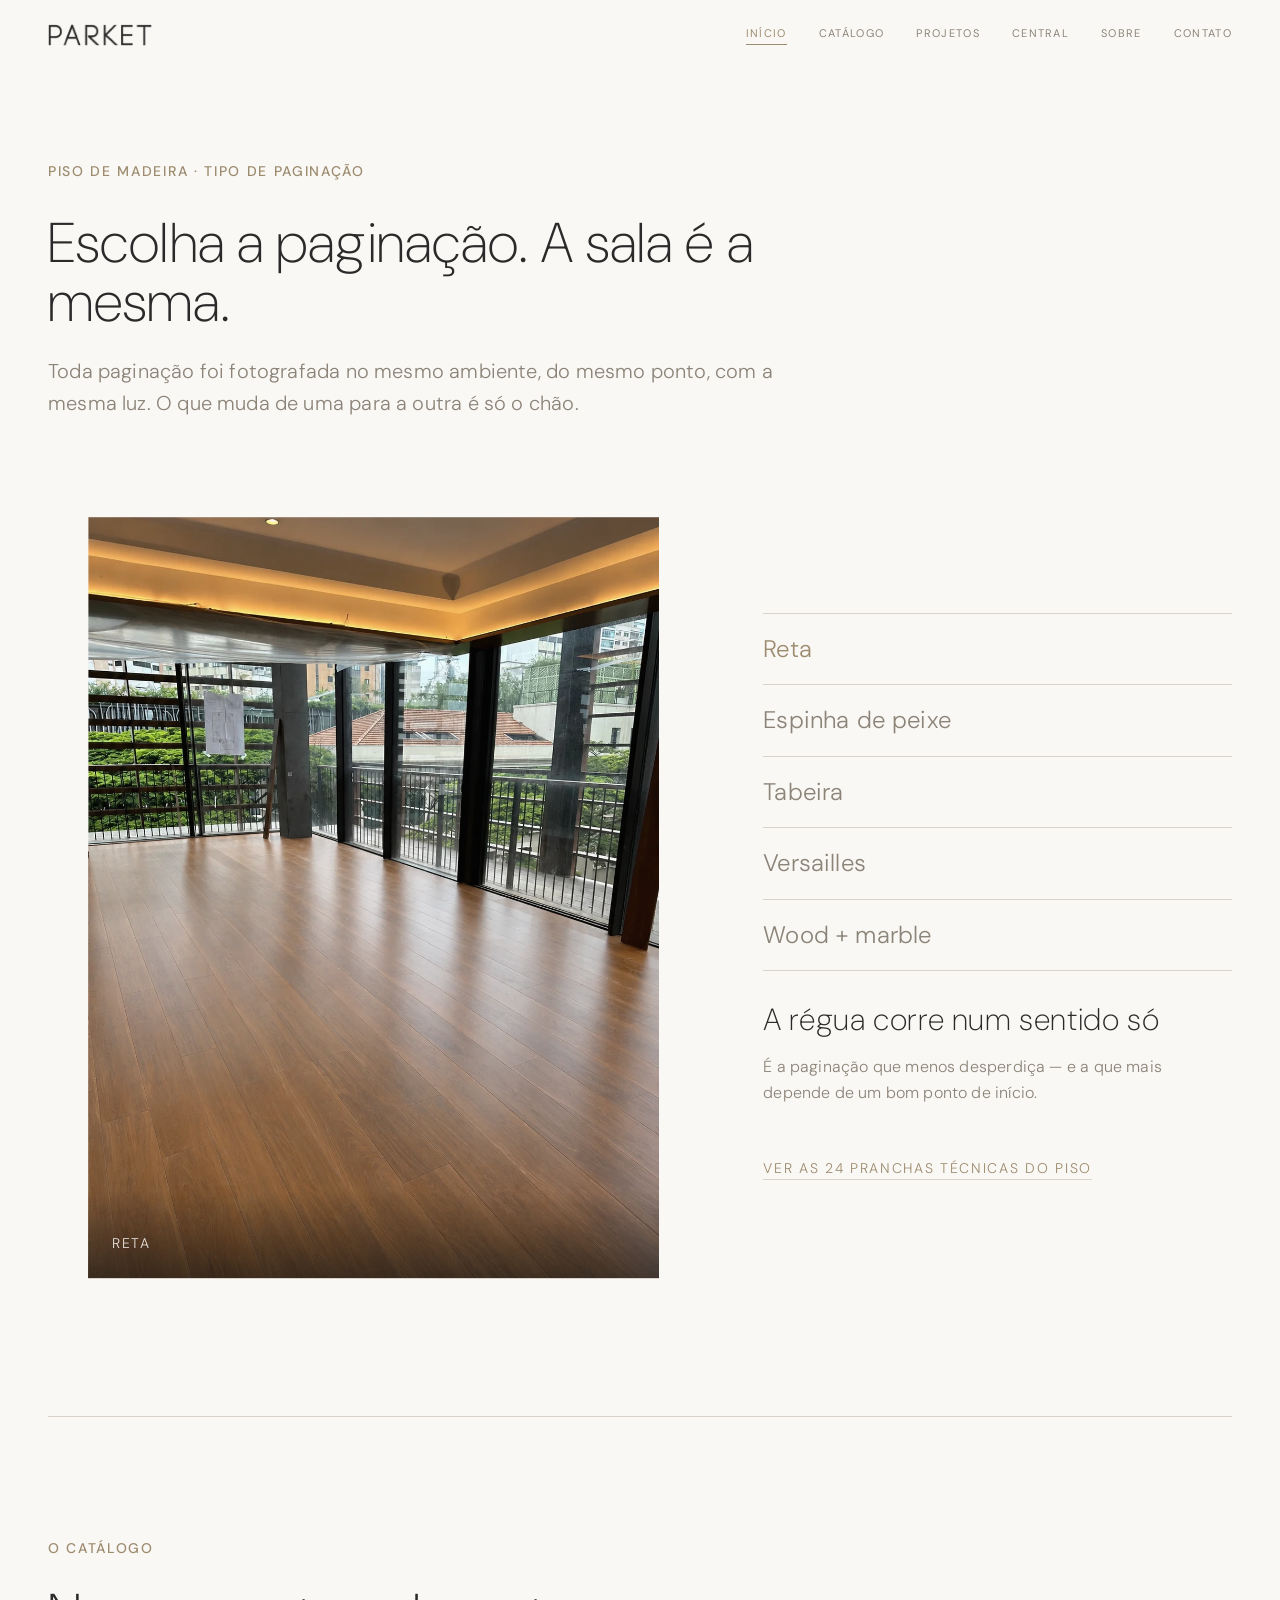
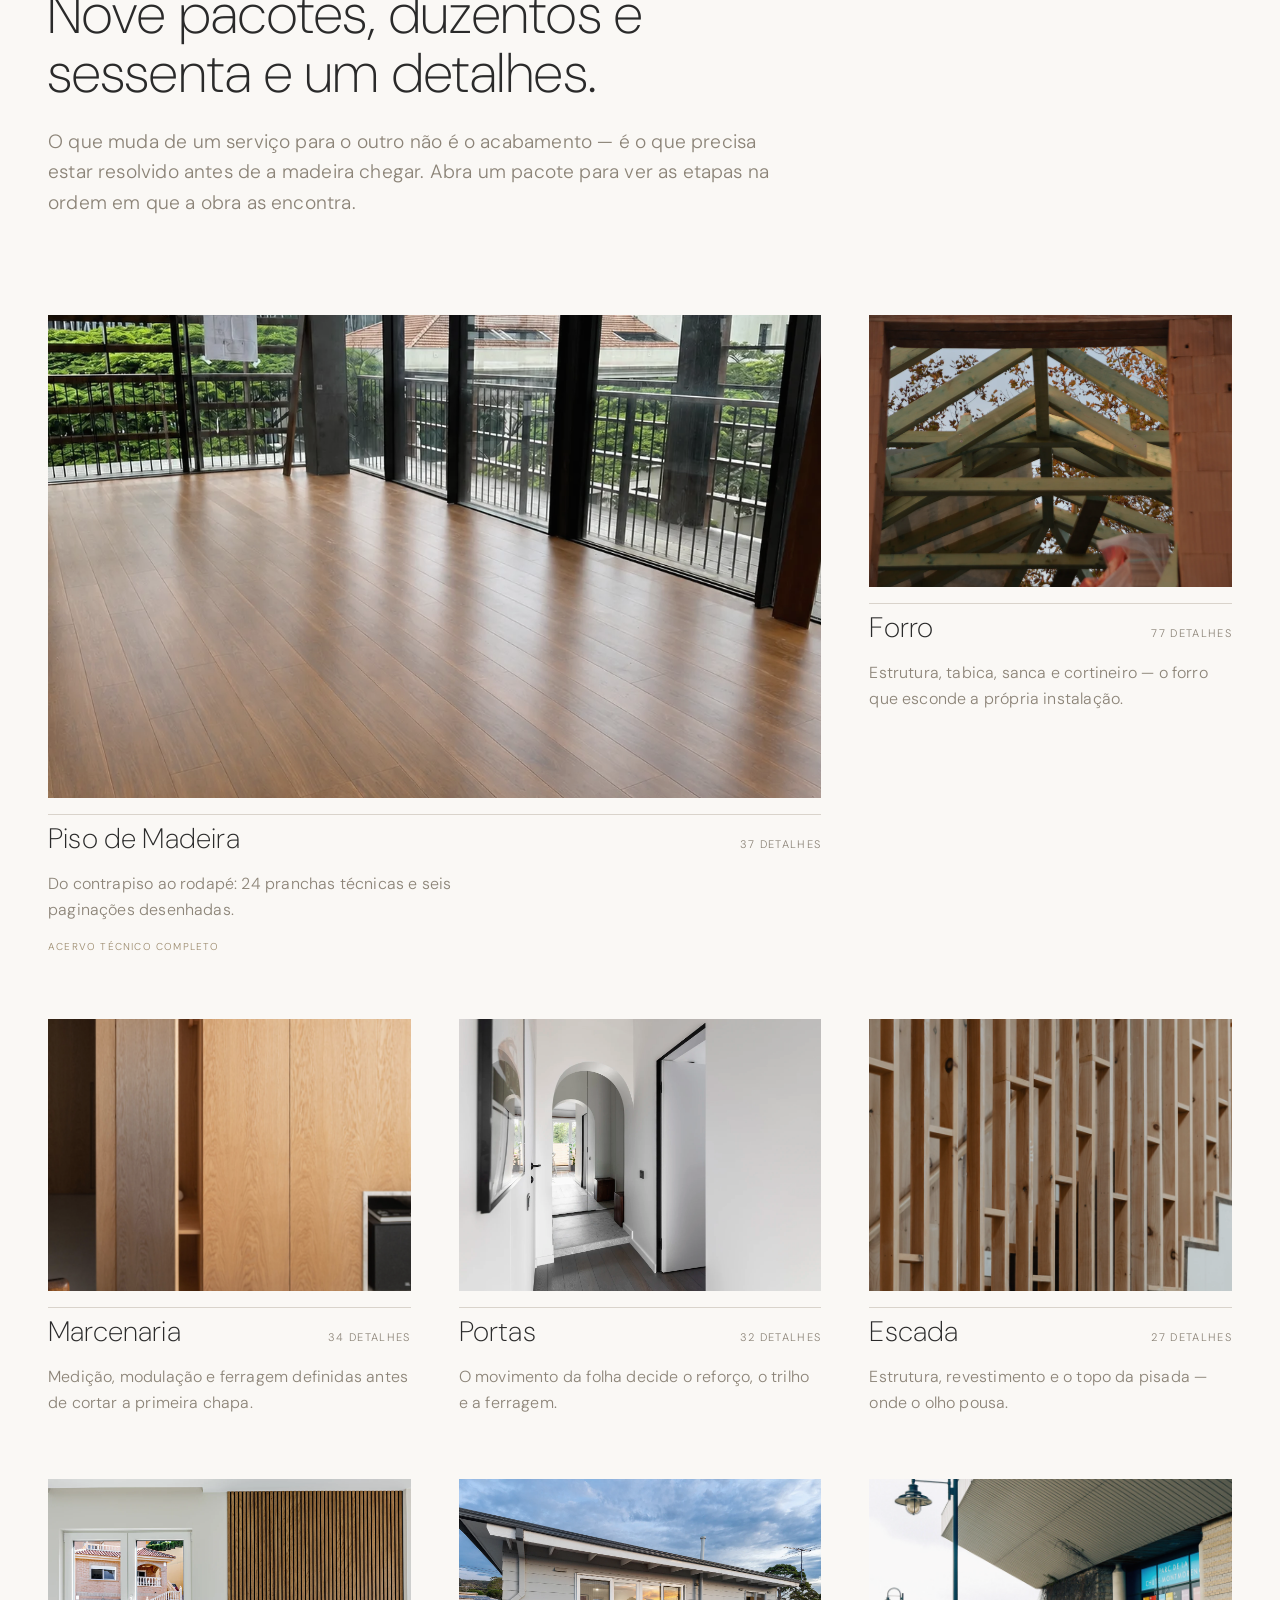
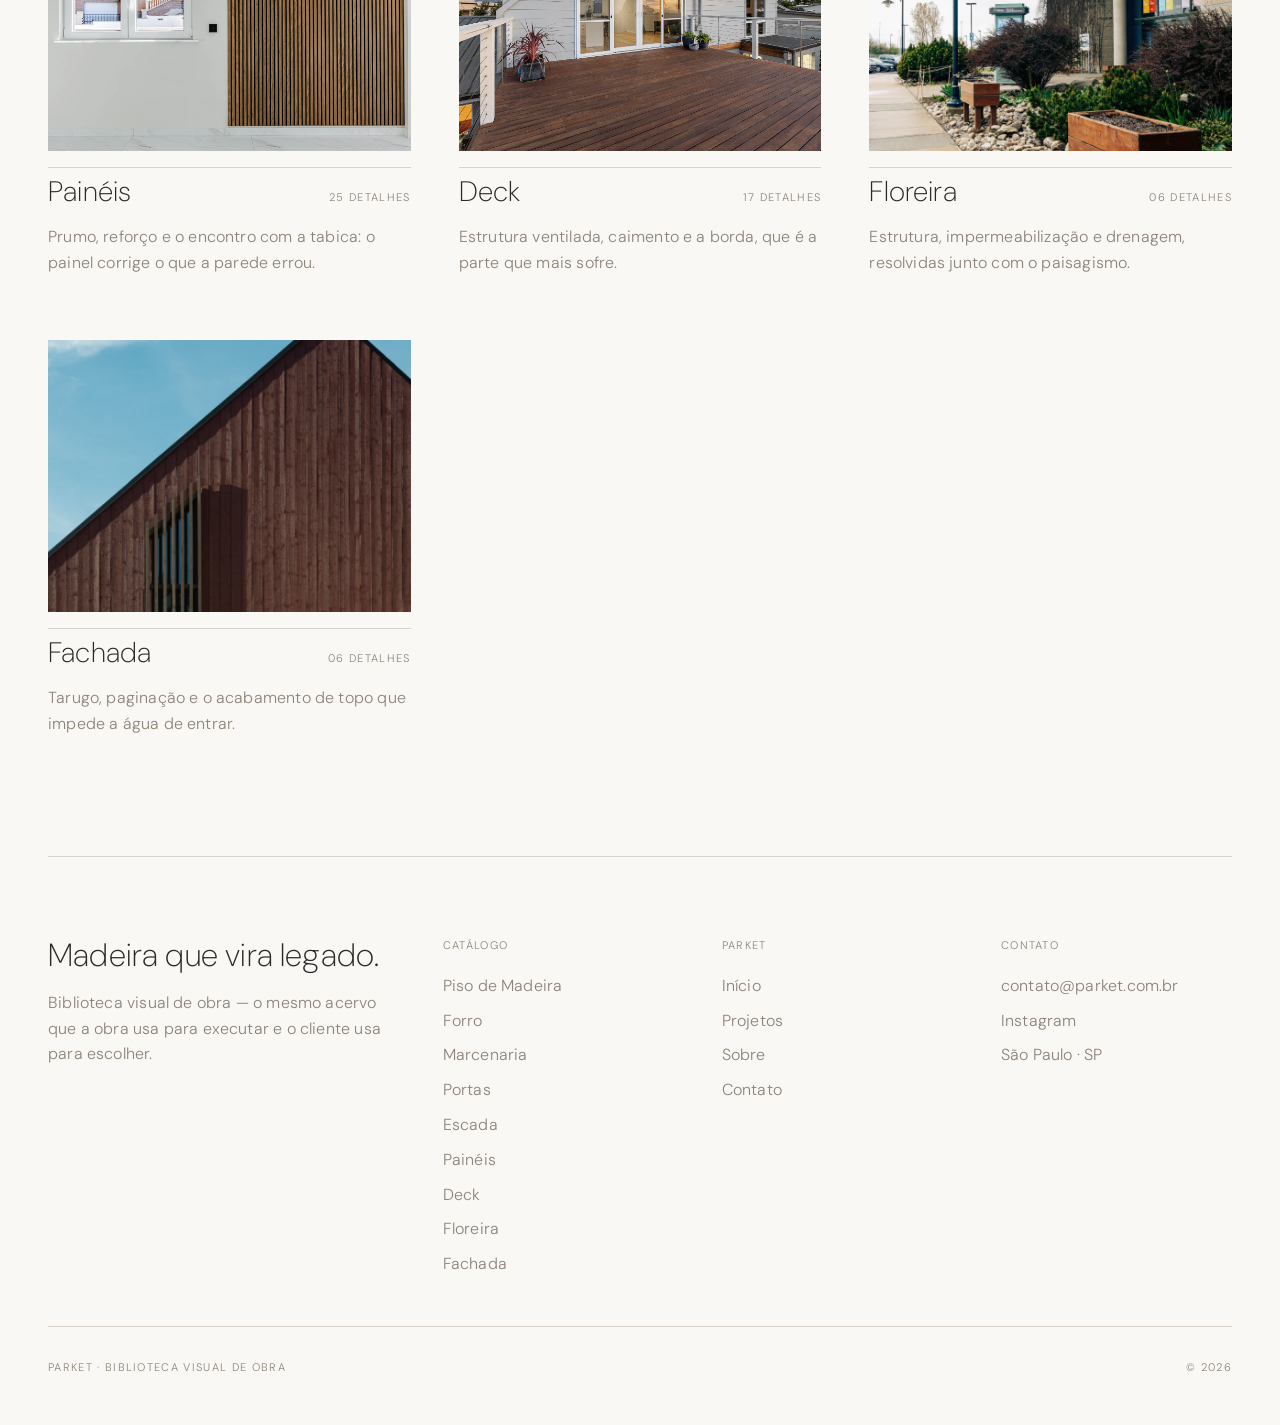
<file: index.html>
<!doctype html>
<html lang="pt-BR">
<head>
<meta charset="utf-8">
<meta name="viewport" content="width=device-width, initial-scale=1">
<title>Parket · Biblioteca Visual de Obra</title>
<meta name="description" content="Escolha a paginação do seu piso de madeira no mesmo ambiente e veja o catálogo de obra: nove pacotes, do piso à fachada.">
<link rel="canonical" href="https://parket.com.br/">
<meta property="og:type" content="website">
<meta property="og:site_name" content="Parket">
<meta property="og:locale" content="pt_BR">
<meta property="og:url" content="https://parket.com.br/">
<meta property="og:title" content="Parket · Biblioteca Visual de Obra">
<meta property="og:description" content="Escolha a paginação do seu piso de madeira no mesmo ambiente e veja o catálogo de obra: nove pacotes, do piso à fachada.">
<meta property="og:image" content="https://parket.com.br/piso/reta.webp">
<meta name="twitter:card" content="summary_large_image">
<meta name="theme-color" content="#faf8f5">
<link rel="manifest" href="manifest.webmanifest">
<link rel="apple-touch-icon" href="assets/icone/apple-touch-icon.png">
<link rel="preconnect" href="https://fonts.googleapis.com">
<link rel="preconnect" href="https://fonts.gstatic.com" crossorigin>
<link href="https://fonts.googleapis.com/css2?family=DM+Sans:opsz,wght@9..40,200;9..40,300;9..40,400;9..40,500&display=swap" rel="stylesheet">
<link rel="stylesheet" href="assets/site.css">
<link rel="stylesheet" href="assets/paginacao.css">
</head>
<body>

<main>
  <!-- ───────────── o produto ─────────────
       O site abre no que o cliente escolhe: a sala com o piso
       dele. Nada de manifesto antes — a primeira coisa na tela
       é a decisão que ele veio tomar.
       ───────────────────────────────────── -->
  <section class="pag topo-produto wrap" id="paginacao">
    <div class="pag-cab">
      <p class="kicker">Piso de madeira · Tipo de paginação</p>
      <h1>Escolha a paginação. A sala é a mesma.</h1>
      <p class="lead">Toda paginação foi fotografada no mesmo ambiente, do mesmo ponto, com a mesma luz. O que muda de uma para a outra é só o chão.</p>
    </div>

    <div class="pag-grade">
      <figure class="previa" id="previa" aria-label="Ambiente com a paginação escolhida"></figure>
      <div class="pag-lado">
        <div class="pag-lista" id="pag-lista" role="group" aria-label="Tipo de paginação"></div>
        <div class="pag-txt" id="pag-txt"></div>
        <p class="pag-ir"><a href="piso.html">Ver as 24 pranchas técnicas do piso</a></p>
      </div>
    </div>
  </section>

  <!-- ───────────── catálogo ─────────────
       Os nove serviços, cada um com a sua página.
       Montado a partir de SERVICOS para não haver duas verdades.
       ───────────────────────────────────── -->
  <section class="catalogo wrap" id="catalogo">
    <p class="kicker">O catálogo</p>
    <h2>Nove pacotes, duzentos e sessenta e um detalhes.</h2>
    <p class="lead">O que muda de um serviço para o outro não é o acabamento — é o que precisa estar resolvido antes de a madeira chegar. Abra um pacote para ver as etapas na ordem em que a obra as encontra.</p>

    <div class="grade" id="grade"></div>
  </section>
</main>

<footer data-rodape></footer>

<script src="assets/dados.js"></script>
<script src="assets/site.js"></script>
<script src="assets/paginacao.js"></script>
<script>
/* O catálogo é escrito a partir de SERVICOS: a contagem de detalhes
   sai do mesmo lugar que alimenta cada página interna. */
document.getElementById('grade').innerHTML = SERVICOS.map(function(s, i){
  return '<a class="cartao" href="' + s.slug + '.html">' +
    '<span class="foto">' +
      '<img src="' + (s.capa || s.etapas[0].img) + '" alt="" ' +
        (i < 3 ? '' : 'loading="lazy" ') + 'decoding="async">' +
    '</span>' +
    '<span class="linha">' +
      '<span class="nome">' + s.nome + '</span>' +
      '<span class="qtd">' + String(s.itens).padStart(2,'0') + ' detalhes</span>' +
    '</span>' +
    '<span class="resumo">' + s.resumo + '</span>' +
    (s.acervo ? '<span class="selo">Acervo técnico completo</span>' : '') +
  '</a>';
}).join('');
</script>
</body>
</html>
</file>
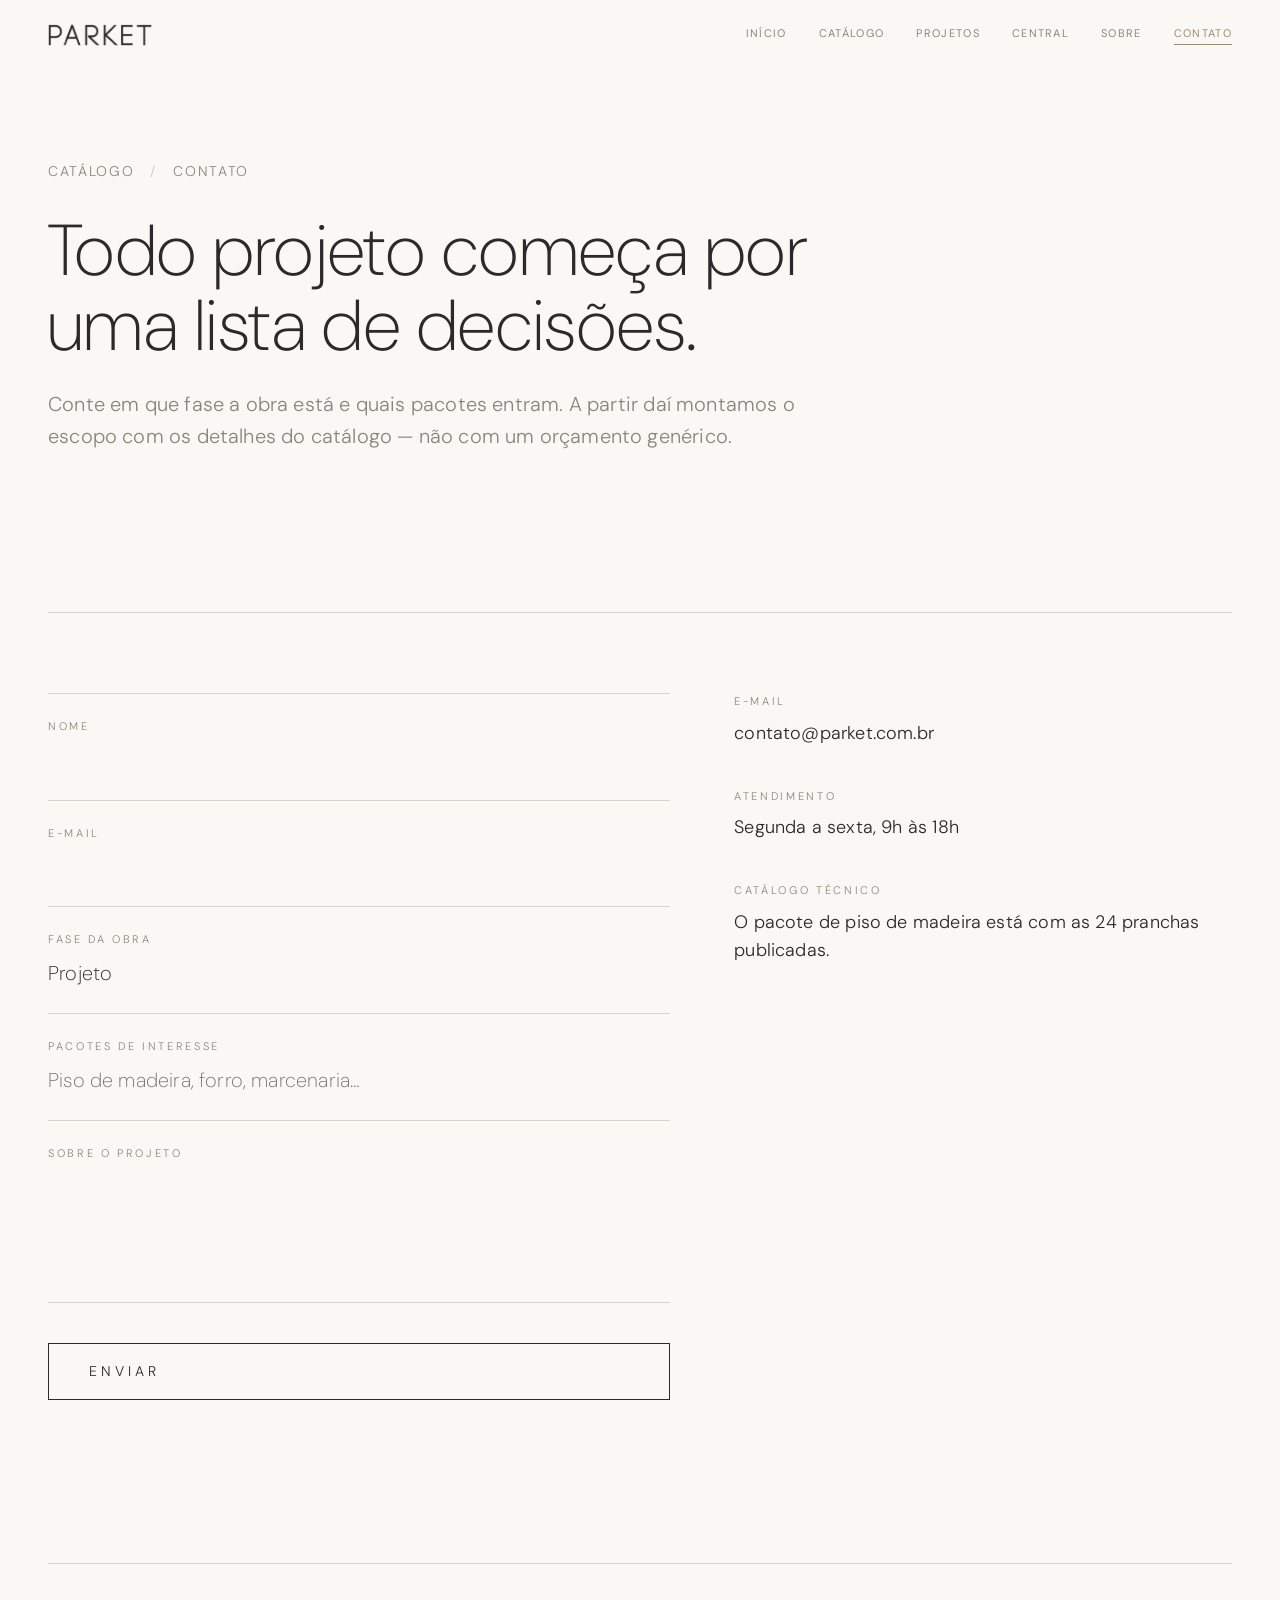
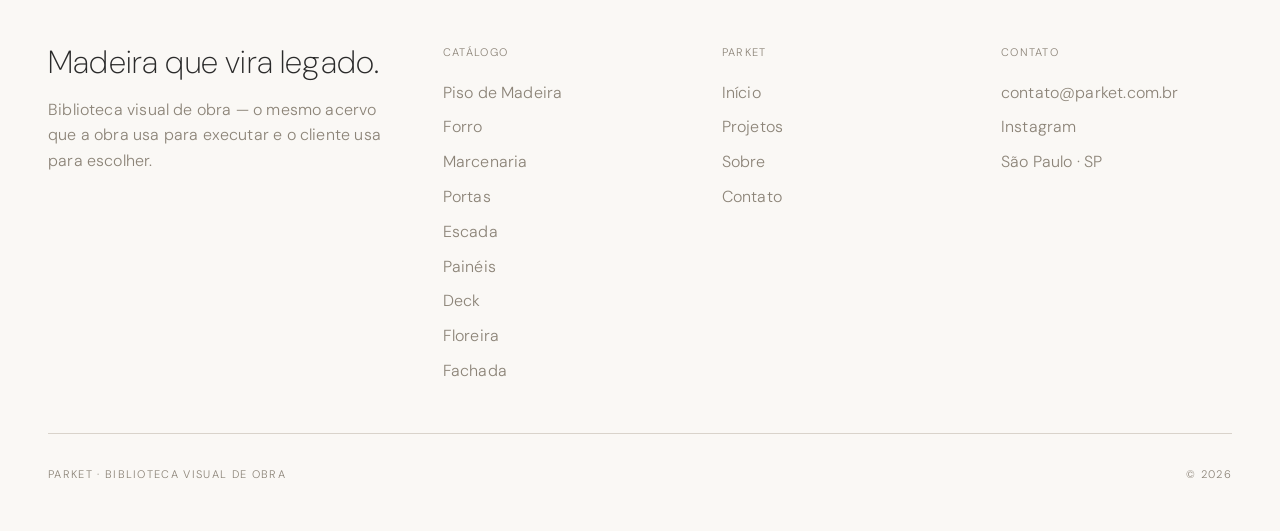
<file: contato.html>
<!doctype html>
<html lang="pt-BR">
<head>
<meta charset="utf-8">
<meta name="viewport" content="width=device-width, initial-scale=1">
<title>Contato · Parket</title>
<meta name="description" content="Fale com a Parket sobre um projeto de marcenaria e piso de madeira.">
<link rel="canonical" href="https://parket.com.br/contato.html">
<meta property="og:type" content="website">
<meta property="og:site_name" content="Parket">
<meta property="og:locale" content="pt_BR">
<meta property="og:url" content="https://parket.com.br/contato.html">
<meta property="og:title" content="Contato · Parket">
<meta property="og:description" content="Fale com a Parket sobre um projeto de marcenaria e piso de madeira.">
<meta property="og:image" content="https://parket.com.br/piso/reta.webp">
<meta name="twitter:card" content="summary_large_image">
<meta name="theme-color" content="#faf8f5">
<link rel="manifest" href="manifest.webmanifest">
<link rel="apple-touch-icon" href="assets/icone/apple-touch-icon.png">
<link rel="preconnect" href="https://fonts.googleapis.com">
<link rel="preconnect" href="https://fonts.gstatic.com" crossorigin>
<link href="https://fonts.googleapis.com/css2?family=DM+Sans:opsz,wght@9..40,200;9..40,300;9..40,400;9..40,500&display=swap" rel="stylesheet">
<link rel="stylesheet" href="assets/site.css">
<style>
.contato{
  display:grid; grid-template-columns:minmax(0,1fr) minmax(0,.8fr);
  gap:var(--s-7); padding-block:var(--s-8) var(--s-10);
  border-top:1px solid var(--linha); margin-top:var(--s-8);
}
.campos{display:grid;gap:0;align-content:start;border-top:1px solid var(--linha)}
.campo{display:grid;gap:var(--s-1);padding-block:var(--s-3);border-bottom:1px solid var(--linha)}
.campo label{font-size:11px;letter-spacing:.24em;text-transform:uppercase;color:var(--apagado)}
.campo input,.campo textarea,.campo select{
  all:unset; font:inherit; color:var(--tinta); width:100%;
  font-size:var(--text-body-lg); font-weight:200;
}
.campo textarea{min-height:6em;line-height:1.5;font-size:var(--text-body);white-space:pre-wrap}
.campo:focus-within label{color:var(--madeira)}
.enviar{
  all:unset; cursor:pointer; margin-top:var(--s-5); align-self:start;
  padding:var(--s-2) var(--s-5); border:1px solid var(--tinta);
  font-size:var(--text-caption); letter-spacing:.28em; text-transform:uppercase;
  transition:background var(--dur) var(--ease), color var(--dur) var(--ease),
             border-color var(--dur) var(--ease);
}
.enviar:hover{background:var(--tinta);color:var(--papel)}
.enviar:focus-visible{outline:1px solid var(--madeira);outline-offset:4px}
.dados{display:grid;gap:var(--s-5);align-content:start}
.dados h3{font-size:11px;letter-spacing:.24em;text-transform:uppercase;
  color:var(--apagado);font-weight:300;margin-bottom:var(--s-1)}
.dados p,.dados a{font-size:var(--text-body);color:var(--tinta);text-decoration:none}
.dados a:hover{color:var(--madeira)}
@media (max-width:900px){.contato{grid-template-columns:1fr;gap:var(--s-6)}}
</style>
</head>
<body>

<main class="wrap">
  <section class="abertura">
    <p class="migalha"><a href="index.html">Catálogo</a><span>/</span>Contato</p>
    <h1>Todo projeto começa por uma lista de decisões.</h1>
    <p class="lead">Conte em que fase a obra está e quais pacotes entram. A partir daí montamos o escopo com os detalhes do catálogo — não com um orçamento genérico.</p>
  </section>

  <div class="contato">
    <form class="campos" id="form" novalidate>
      <p class="campo">
        <label for="nome">Nome</label>
        <input id="nome" name="nome" type="text" autocomplete="name" required>
      </p>
      <p class="campo">
        <label for="email">E-mail</label>
        <input id="email" name="email" type="email" autocomplete="email" required>
      </p>
      <p class="campo">
        <label for="fase">Fase da obra</label>
        <select id="fase" name="fase">
          <option>Projeto</option>
          <option>Obra em andamento</option>
          <option>Acabamento</option>
          <option>Ainda estudando</option>
        </select>
      </p>
      <p class="campo">
        <label for="pacotes">Pacotes de interesse</label>
        <input id="pacotes" name="pacotes" type="text" placeholder="Piso de madeira, forro, marcenaria…">
      </p>
      <p class="campo">
        <label for="msg">Sobre o projeto</label>
        <textarea id="msg" name="msg"></textarea>
      </p>
      <button class="enviar" type="submit">Enviar</button>
      <p class="kicker" id="retorno" style="margin-top:var(--s-3);min-height:1.4em"></p>
    </form>

    <div class="dados">
      <div>
        <h3>E-mail</h3>
        <a href="mailto:contato@parket.com.br">contato@parket.com.br</a>
      </div>
      <div>
        <h3>Atendimento</h3>
        <p>Segunda a sexta, 9h às 18h</p>
      </div>
      <div>
        <h3>Catálogo técnico</h3>
        <p>O pacote de <a href="piso.html">piso de madeira</a> está com as 24 pranchas publicadas.</p>
      </div>
    </div>
  </div>
</main>

<footer data-rodape></footer>

<script src="assets/dados.js"></script>
<script src="assets/site.js"></script>
<script>
/* Quem chega da página de piso com um escopo montado encontra a
   mensagem já escrita. Só preenche o que estiver vazio — nunca
   sobrescreve o que o cliente digitou. */
(function(){
  var txt;
  try { txt = sessionStorage.getItem('parket:escopo:msg'); } catch (e) { return; }
  if (!txt) return;
  var msg = document.getElementById('msg'), pac = document.getElementById('pacotes');
  if (msg && !msg.value.trim()) msg.value = txt;
  if (pac && !pac.value.trim()) pac.value = 'Piso de madeira';
  try { sessionStorage.removeItem('parket:escopo:msg'); } catch (e) {}
})();
</script>

<script>
/* Sem servidor por trás: o formulário abre o e-mail do cliente com
   os campos já escritos. Trocar por um endpoint quando existir um. */
document.getElementById('form').addEventListener('submit', function(e){
  e.preventDefault();
  var f = e.target, retorno = document.getElementById('retorno');
  if (!f.nome.value.trim() || !f.email.value.trim()){
    retorno.textContent = 'Preencha nome e e-mail.';
    return;
  }
  var corpo = [
    'Nome: ' + f.nome.value,
    'E-mail: ' + f.email.value,
    'Fase da obra: ' + f.fase.value,
    'Pacotes: ' + (f.pacotes.value || '—'),
    '', f.msg.value
  ].join('\n');
  retorno.textContent = 'Abrindo seu programa de e-mail…';
  location.href = 'mailto:contato@parket.com.br'
    + '?subject=' + encodeURIComponent('Projeto · ' + f.nome.value)
    + '&body=' + encodeURIComponent(corpo);
});
</script>
</body>
</html>
</file>
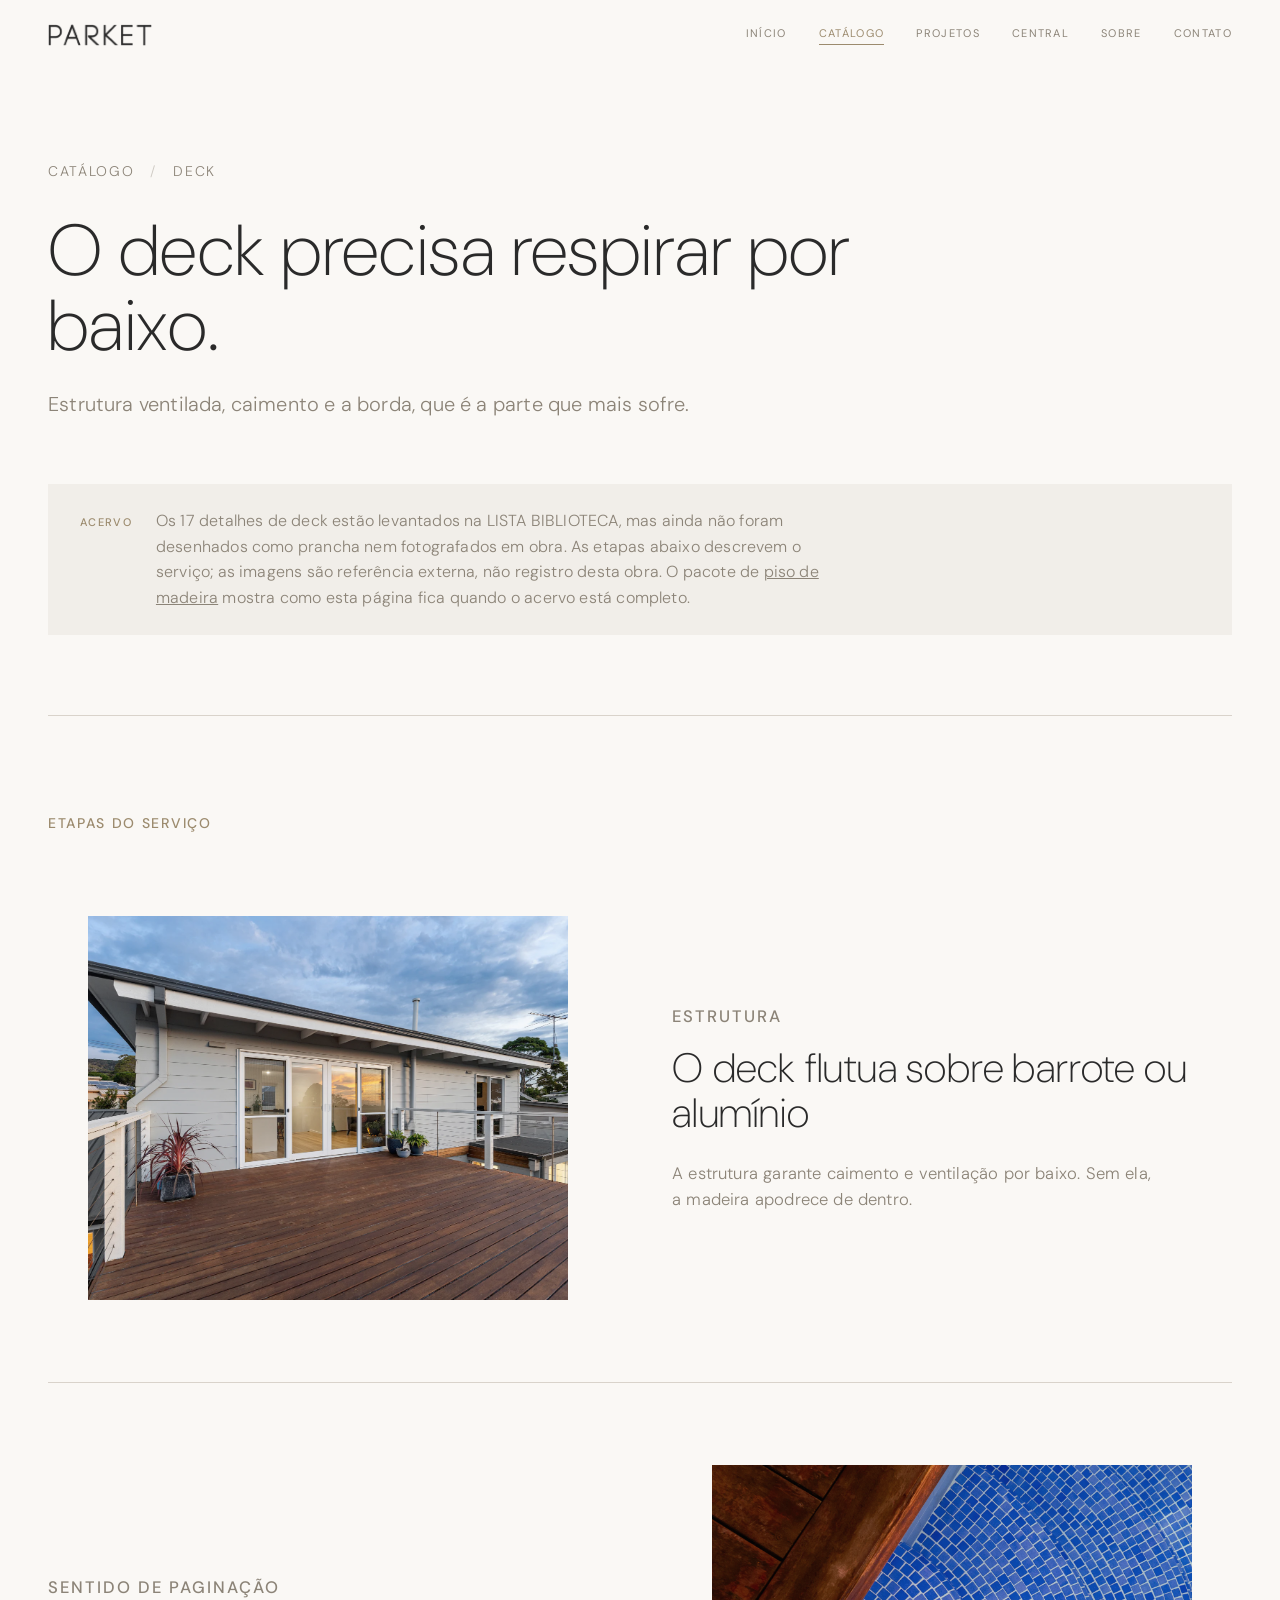
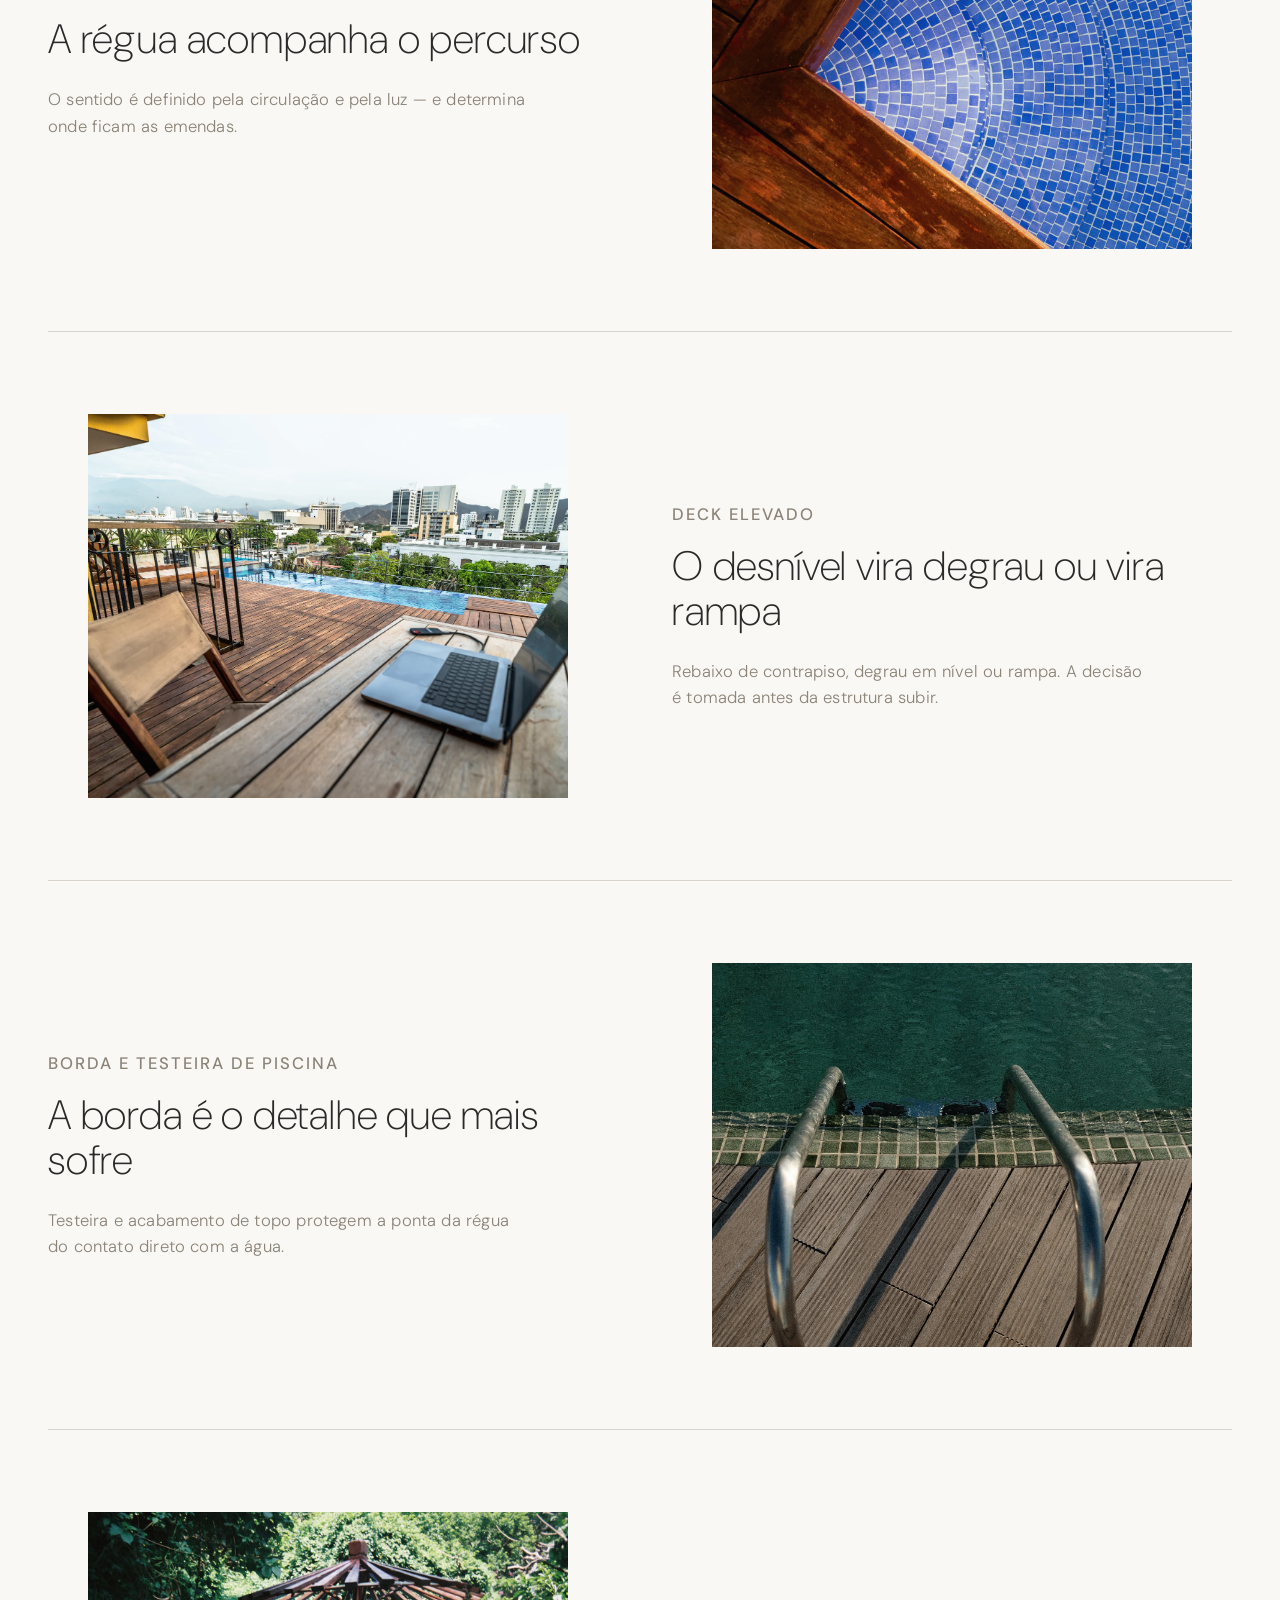
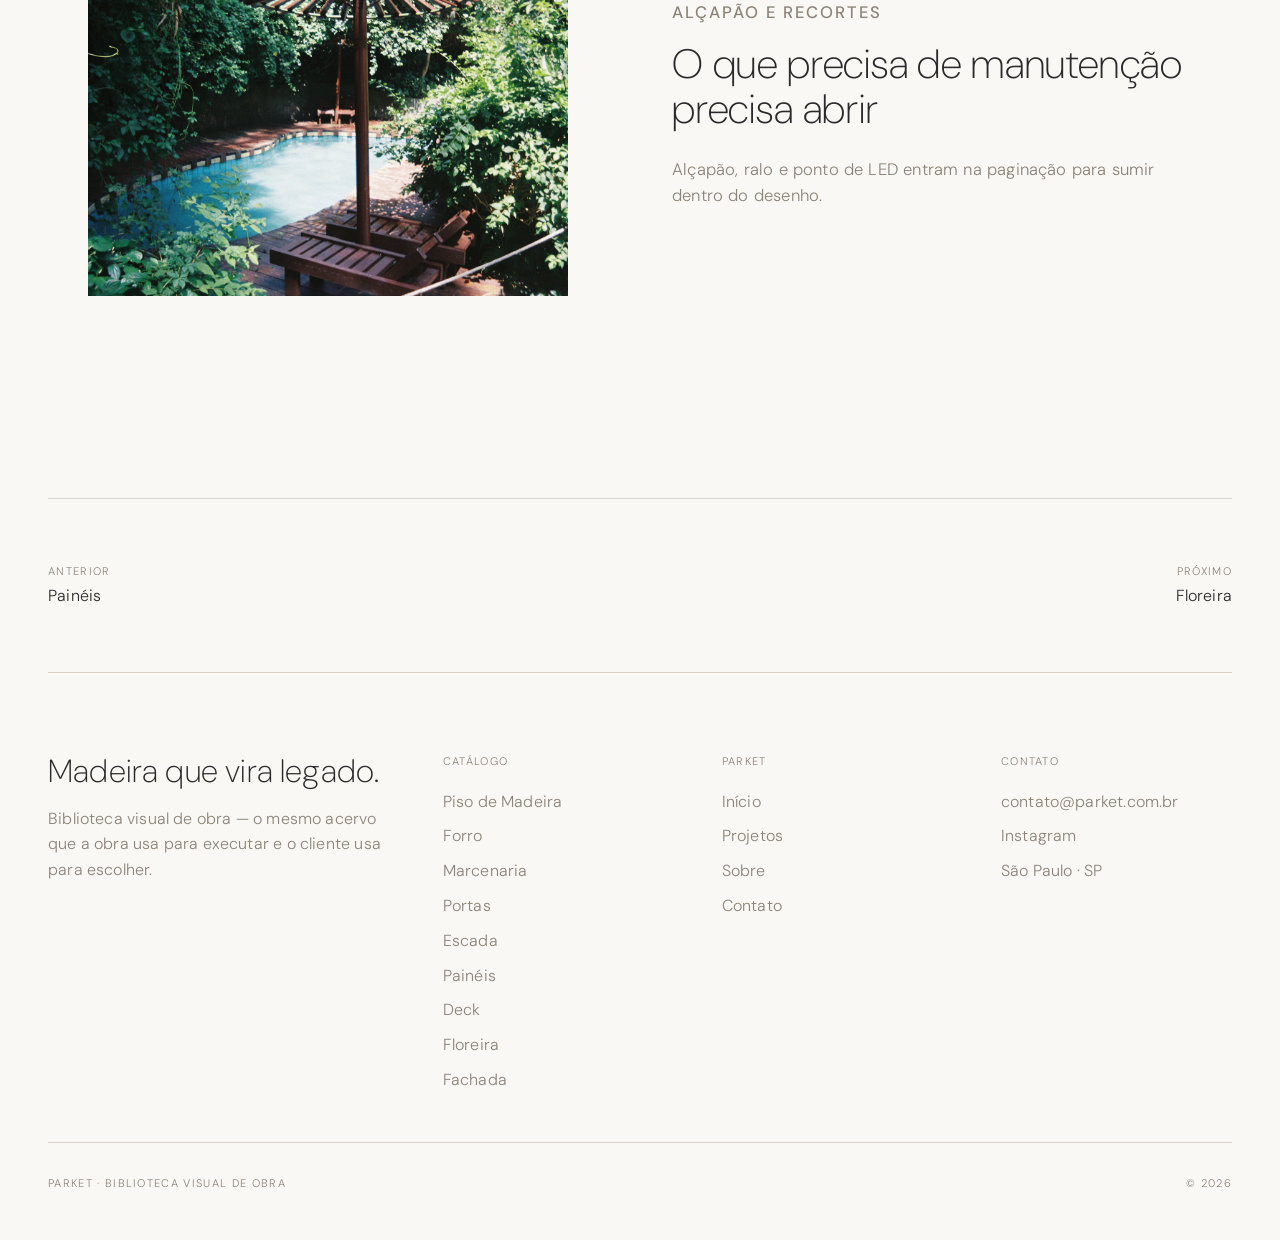
<file: deck.html>
<!doctype html>
<html lang="pt-BR">
<head>
<meta charset="utf-8">
<meta name="viewport" content="width=device-width, initial-scale=1">
<title>Deck · Parket</title>
<meta name="description" content="Estrutura ventilada, caimento e a borda, que é a parte que mais sofre.">
<link rel="canonical" href="https://parket.com.br/deck.html">
<meta property="og:type" content="website">
<meta property="og:site_name" content="Parket">
<meta property="og:locale" content="pt_BR">
<meta property="og:url" content="https://parket.com.br/deck.html">
<meta property="og:title" content="Deck · Parket">
<meta property="og:description" content="Estrutura ventilada, caimento e a borda, que é a parte que mais sofre.">
<meta property="og:image" content="https://parket.com.br/piso/reta.webp">
<meta name="twitter:card" content="summary_large_image">
<meta name="theme-color" content="#faf8f5">
<link rel="manifest" href="manifest.webmanifest">
<link rel="apple-touch-icon" href="assets/icone/apple-touch-icon.png">
<link rel="preconnect" href="https://fonts.googleapis.com">
<link rel="preconnect" href="https://fonts.gstatic.com" crossorigin>
<link href="https://fonts.googleapis.com/css2?family=DM+Sans:opsz,wght@9..40,200;9..40,300;9..40,400;9..40,500&display=swap" rel="stylesheet">
<link rel="stylesheet" href="assets/site.css">
</head>
<body>

<main>
  <section class="abertura wrap">
    <p class="migalha"><a href="index.html">Catálogo</a><span>/</span>Deck</p>
    <h1>O deck precisa respirar por baixo.</h1>
    <p class="lead">Estrutura ventilada, caimento e a borda, que é a parte que mais sofre.</p>

    <div class="aviso">
      <b>Acervo</b>
      <p>Os 17 detalhes de deck estão levantados na LISTA BIBLIOTECA, mas ainda não foram desenhados como prancha nem fotografados em obra. As etapas abaixo descrevem o serviço; as imagens são referência externa, não registro desta obra. O pacote de <a href="piso.html">piso de madeira</a> mostra como esta página fica quando o acervo está completo.</p>
    </div>
  </section>

  <section class="etapas wrap">
    <p class="kicker">Etapas do serviço</p>
    <div id="etapas"></div>
  </section>

  <nav class="vizinhas wrap" id="vizinhas" aria-label="Outras categorias"></nav>
</main>

<footer data-rodape></footer>

<script src="assets/dados.js"></script>
<script src="assets/site.js"></script>
<script src="assets/categoria.js"></script>
</body>
</html>
</file>
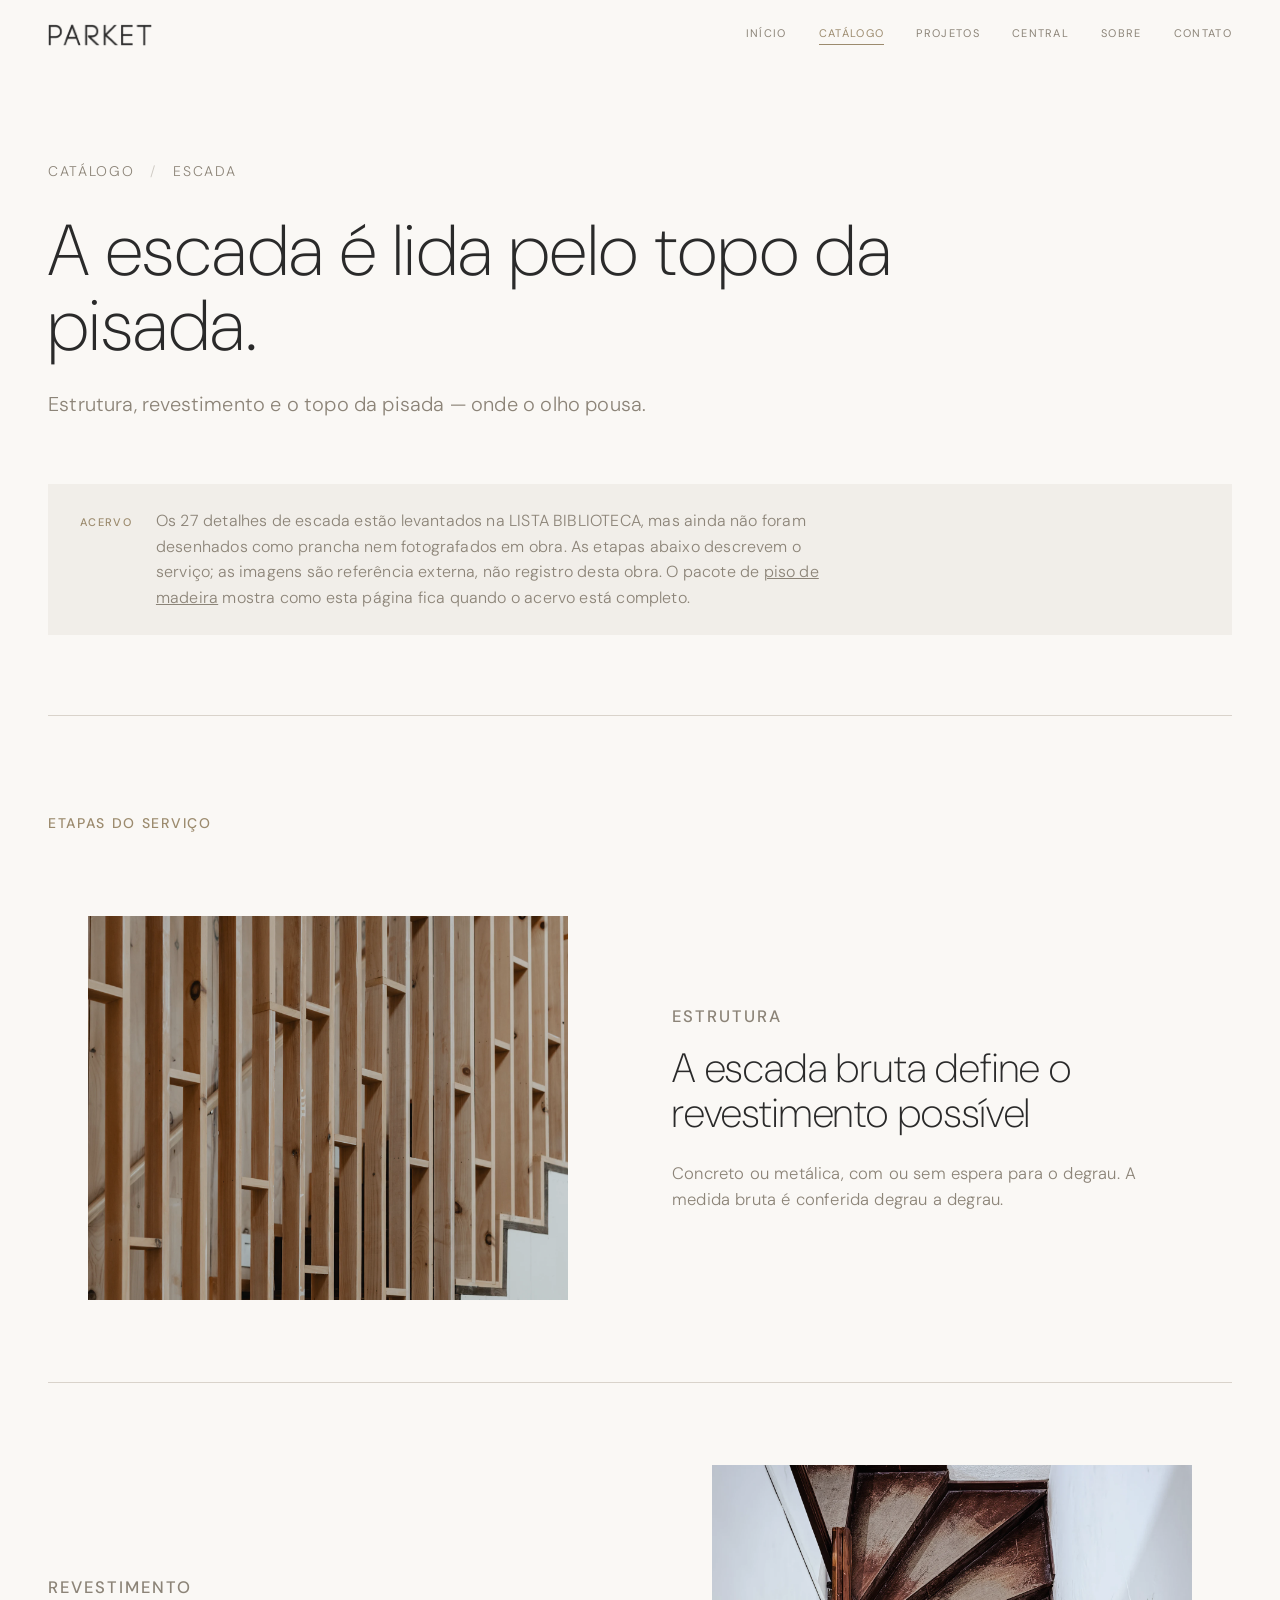
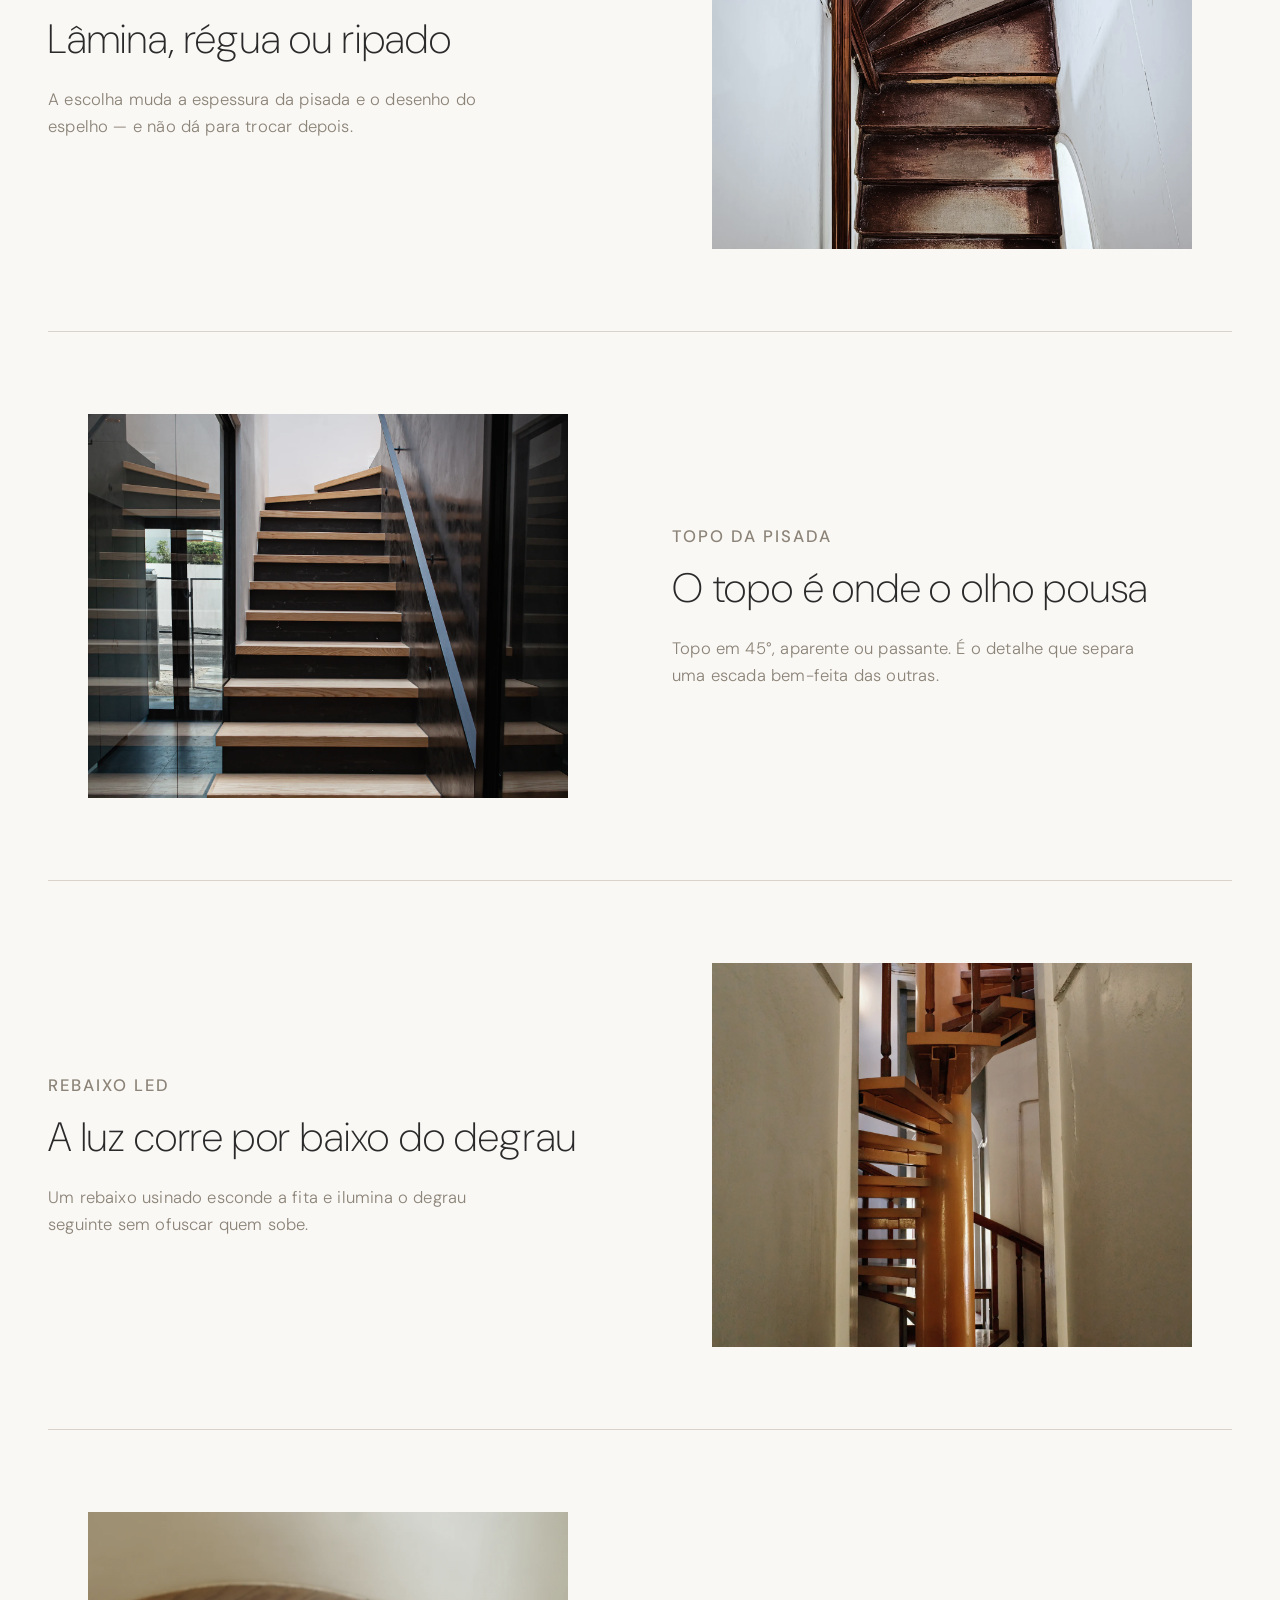
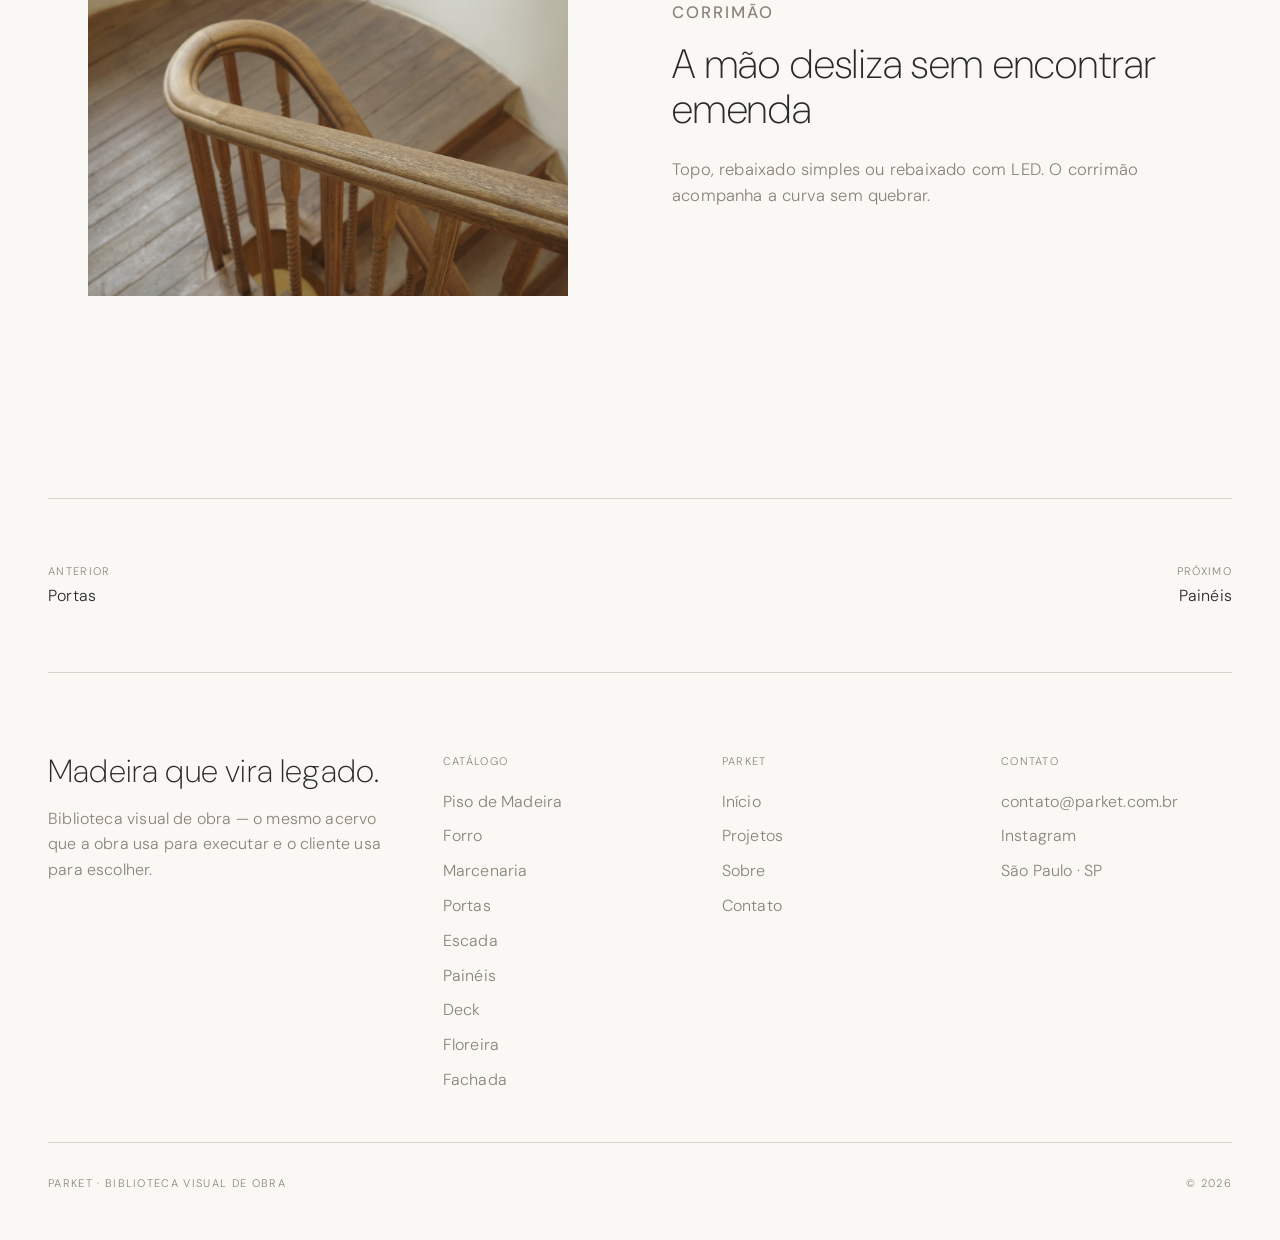
<file: escada.html>
<!doctype html>
<html lang="pt-BR">
<head>
<meta charset="utf-8">
<meta name="viewport" content="width=device-width, initial-scale=1">
<title>Escada · Parket</title>
<meta name="description" content="Estrutura, revestimento e o topo da pisada — onde o olho pousa.">
<link rel="canonical" href="https://parket.com.br/escada.html">
<meta property="og:type" content="website">
<meta property="og:site_name" content="Parket">
<meta property="og:locale" content="pt_BR">
<meta property="og:url" content="https://parket.com.br/escada.html">
<meta property="og:title" content="Escada · Parket">
<meta property="og:description" content="Estrutura, revestimento e o topo da pisada — onde o olho pousa.">
<meta property="og:image" content="https://parket.com.br/piso/reta.webp">
<meta name="twitter:card" content="summary_large_image">
<meta name="theme-color" content="#faf8f5">
<link rel="manifest" href="manifest.webmanifest">
<link rel="apple-touch-icon" href="assets/icone/apple-touch-icon.png">
<link rel="preconnect" href="https://fonts.googleapis.com">
<link rel="preconnect" href="https://fonts.gstatic.com" crossorigin>
<link href="https://fonts.googleapis.com/css2?family=DM+Sans:opsz,wght@9..40,200;9..40,300;9..40,400;9..40,500&display=swap" rel="stylesheet">
<link rel="stylesheet" href="assets/site.css">
</head>
<body>

<main>
  <section class="abertura wrap">
    <p class="migalha"><a href="index.html">Catálogo</a><span>/</span>Escada</p>
    <h1>A escada é lida pelo topo da pisada.</h1>
    <p class="lead">Estrutura, revestimento e o topo da pisada — onde o olho pousa.</p>

    <div class="aviso">
      <b>Acervo</b>
      <p>Os 27 detalhes de escada estão levantados na LISTA BIBLIOTECA, mas ainda não foram desenhados como prancha nem fotografados em obra. As etapas abaixo descrevem o serviço; as imagens são referência externa, não registro desta obra. O pacote de <a href="piso.html">piso de madeira</a> mostra como esta página fica quando o acervo está completo.</p>
    </div>
  </section>

  <section class="etapas wrap">
    <p class="kicker">Etapas do serviço</p>
    <div id="etapas"></div>
  </section>

  <nav class="vizinhas wrap" id="vizinhas" aria-label="Outras categorias"></nav>
</main>

<footer data-rodape></footer>

<script src="assets/dados.js"></script>
<script src="assets/site.js"></script>
<script src="assets/categoria.js"></script>
</body>
</html>
</file>
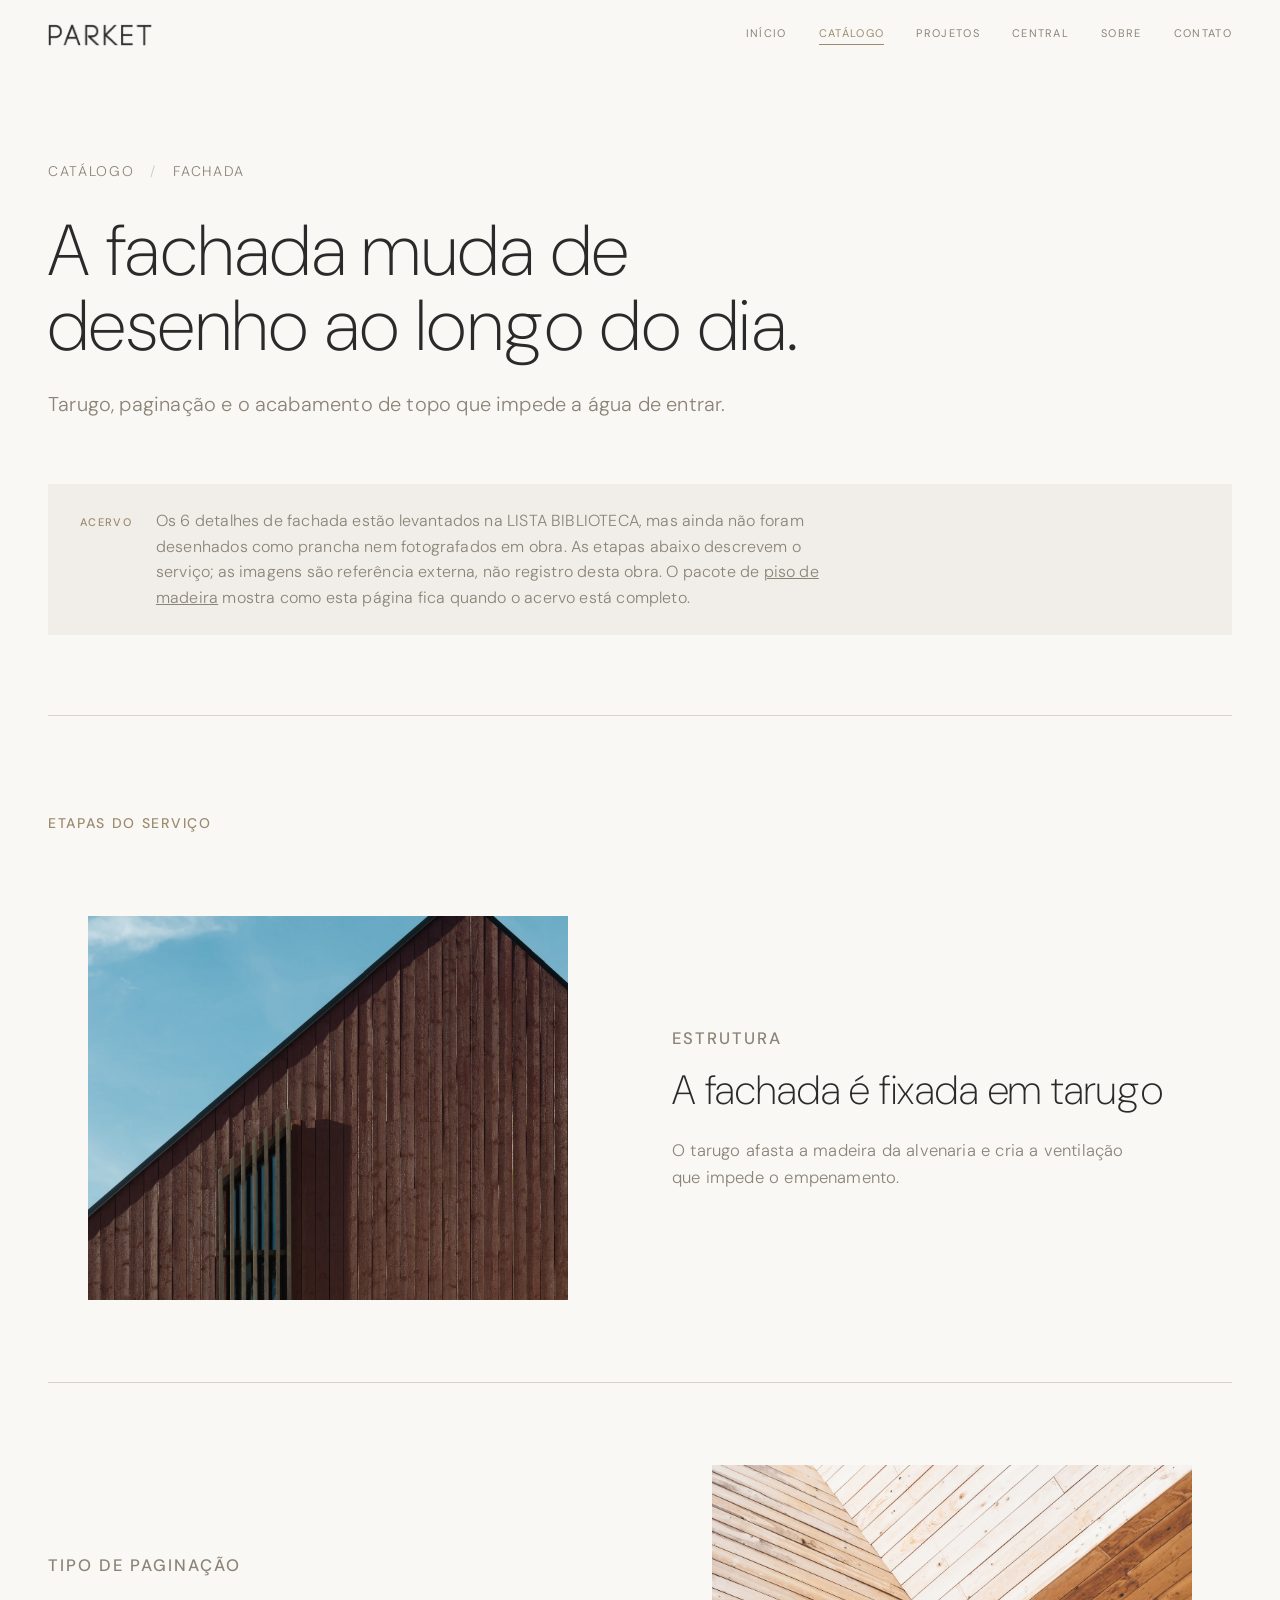
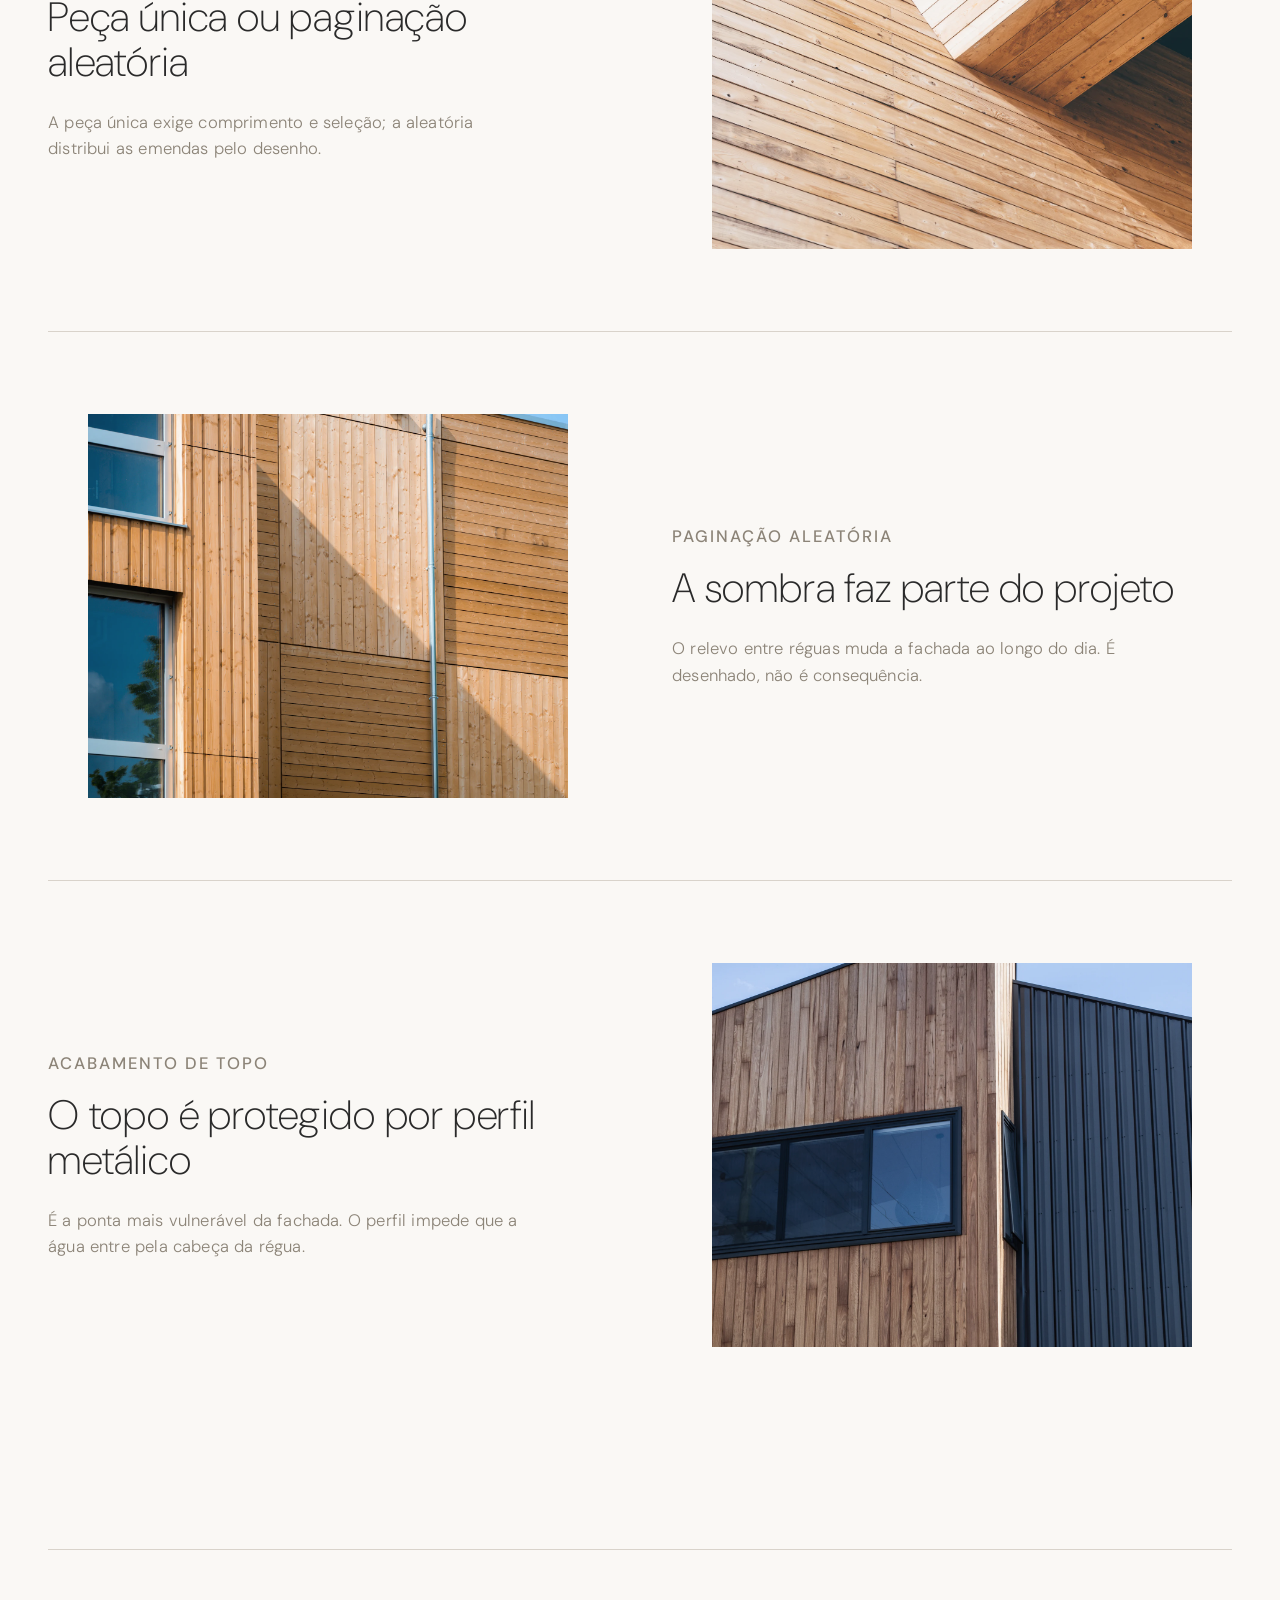
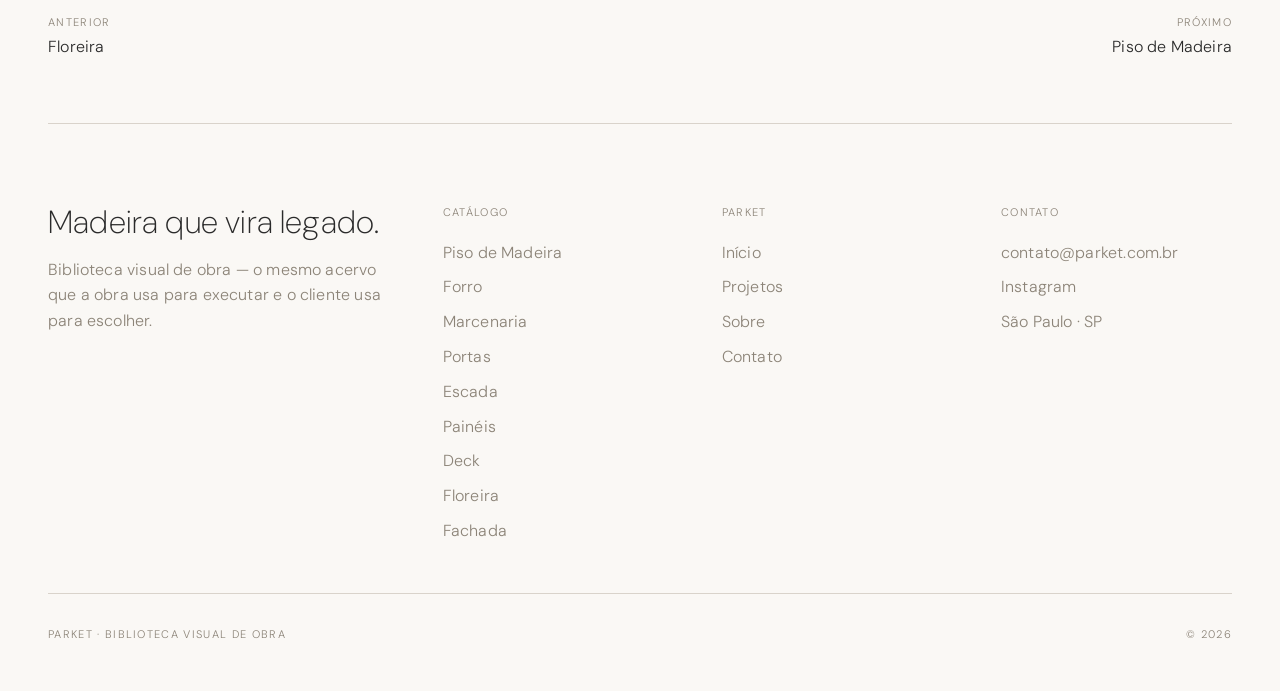
<file: fachada.html>
<!doctype html>
<html lang="pt-BR">
<head>
<meta charset="utf-8">
<meta name="viewport" content="width=device-width, initial-scale=1">
<title>Fachada · Parket</title>
<meta name="description" content="Tarugo, paginação e o acabamento de topo que impede a água de entrar.">
<link rel="canonical" href="https://parket.com.br/fachada.html">
<meta property="og:type" content="website">
<meta property="og:site_name" content="Parket">
<meta property="og:locale" content="pt_BR">
<meta property="og:url" content="https://parket.com.br/fachada.html">
<meta property="og:title" content="Fachada · Parket">
<meta property="og:description" content="Tarugo, paginação e o acabamento de topo que impede a água de entrar.">
<meta property="og:image" content="https://parket.com.br/piso/reta.webp">
<meta name="twitter:card" content="summary_large_image">
<meta name="theme-color" content="#faf8f5">
<link rel="manifest" href="manifest.webmanifest">
<link rel="apple-touch-icon" href="assets/icone/apple-touch-icon.png">
<link rel="preconnect" href="https://fonts.googleapis.com">
<link rel="preconnect" href="https://fonts.gstatic.com" crossorigin>
<link href="https://fonts.googleapis.com/css2?family=DM+Sans:opsz,wght@9..40,200;9..40,300;9..40,400;9..40,500&display=swap" rel="stylesheet">
<link rel="stylesheet" href="assets/site.css">
</head>
<body>

<main>
  <section class="abertura wrap">
    <p class="migalha"><a href="index.html">Catálogo</a><span>/</span>Fachada</p>
    <h1>A fachada muda de desenho ao longo do dia.</h1>
    <p class="lead">Tarugo, paginação e o acabamento de topo que impede a água de entrar.</p>

    <div class="aviso">
      <b>Acervo</b>
      <p>Os 6 detalhes de fachada estão levantados na LISTA BIBLIOTECA, mas ainda não foram desenhados como prancha nem fotografados em obra. As etapas abaixo descrevem o serviço; as imagens são referência externa, não registro desta obra. O pacote de <a href="piso.html">piso de madeira</a> mostra como esta página fica quando o acervo está completo.</p>
    </div>
  </section>

  <section class="etapas wrap">
    <p class="kicker">Etapas do serviço</p>
    <div id="etapas"></div>
  </section>

  <nav class="vizinhas wrap" id="vizinhas" aria-label="Outras categorias"></nav>
</main>

<footer data-rodape></footer>

<script src="assets/dados.js"></script>
<script src="assets/site.js"></script>
<script src="assets/categoria.js"></script>
</body>
</html>
</file>
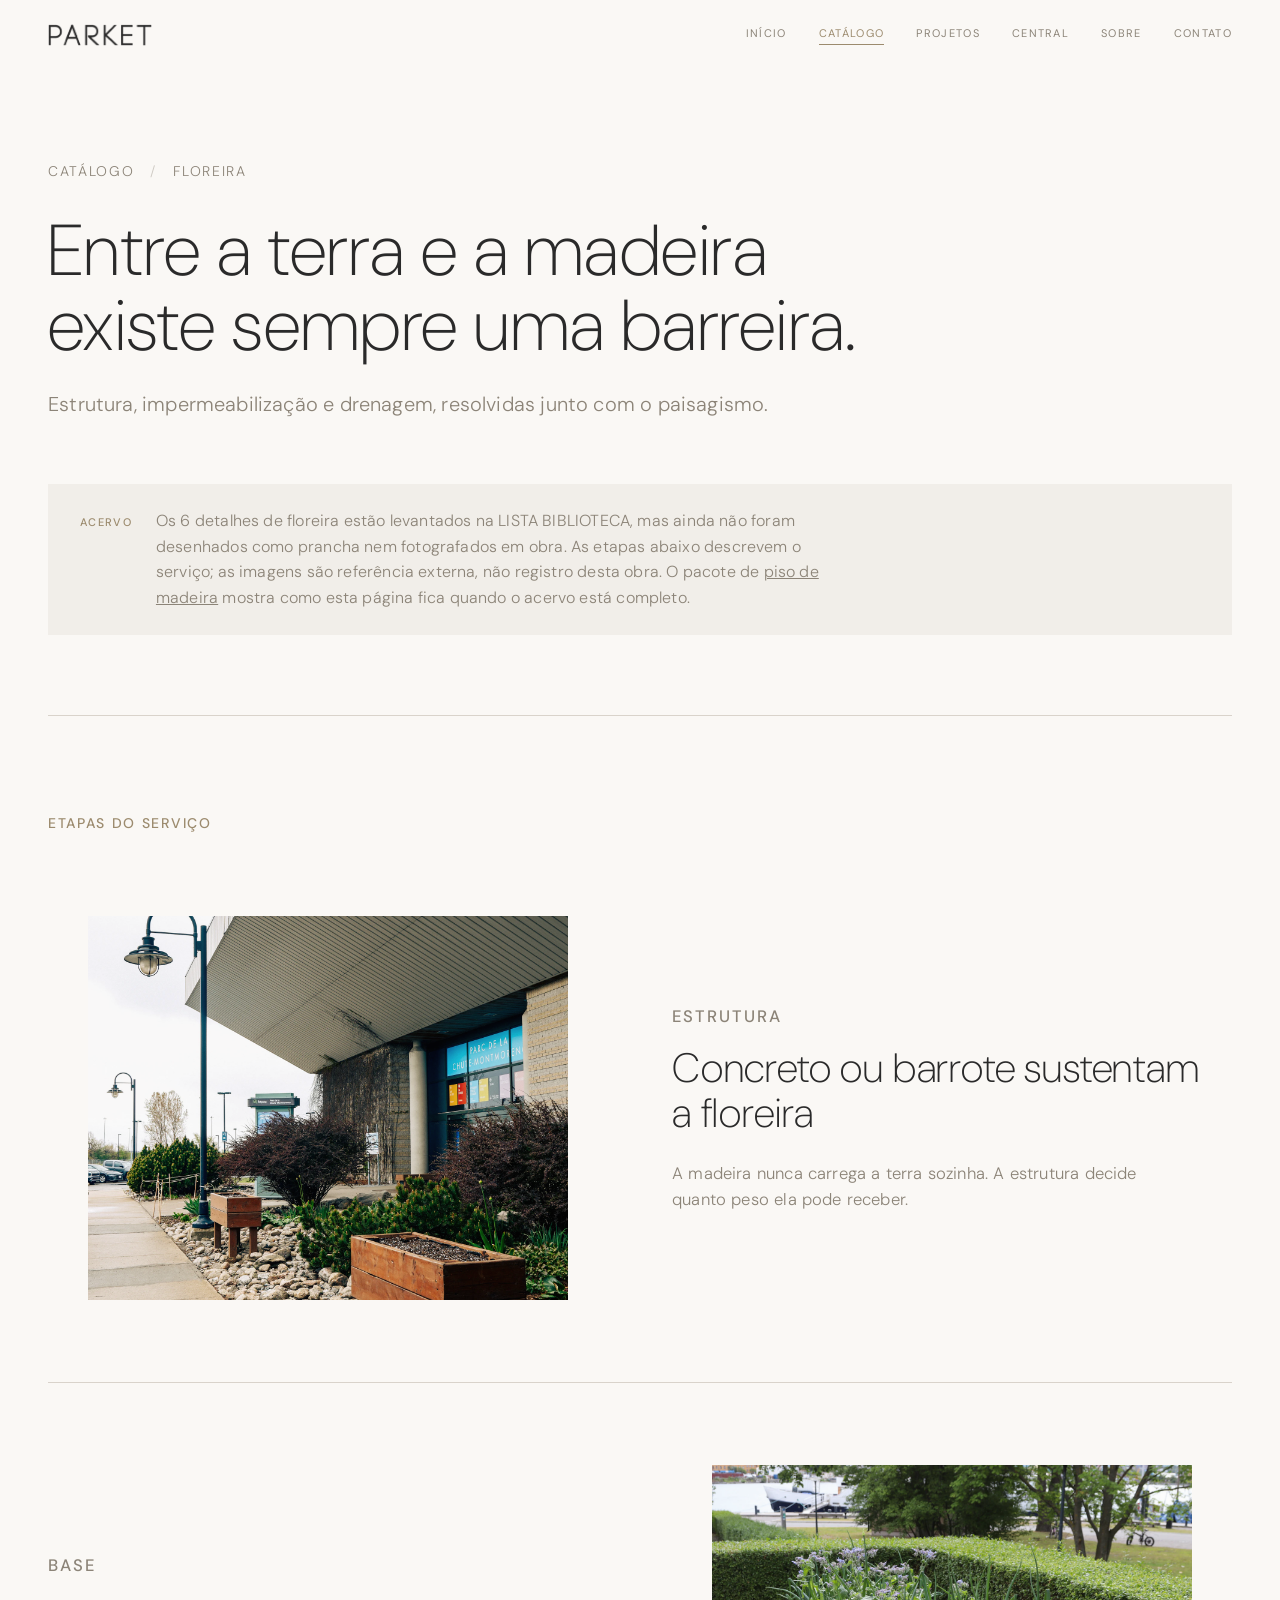
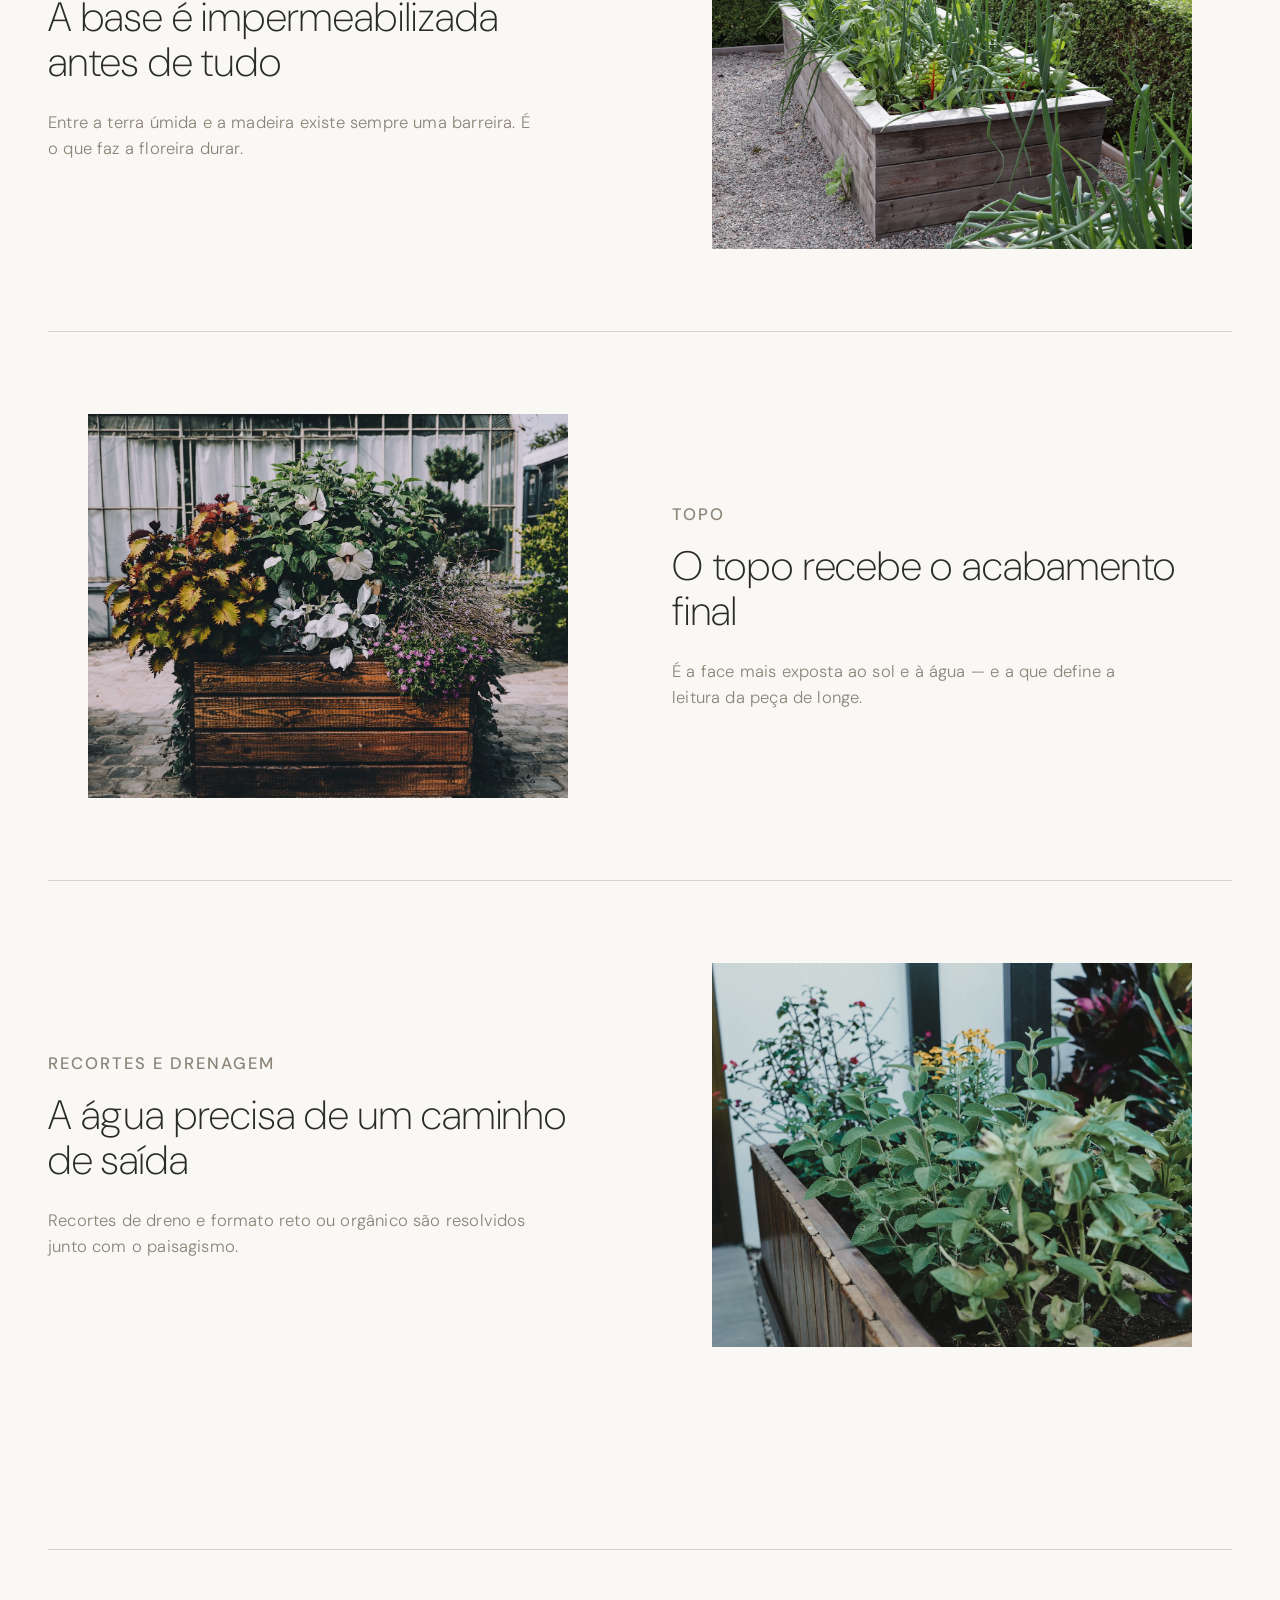
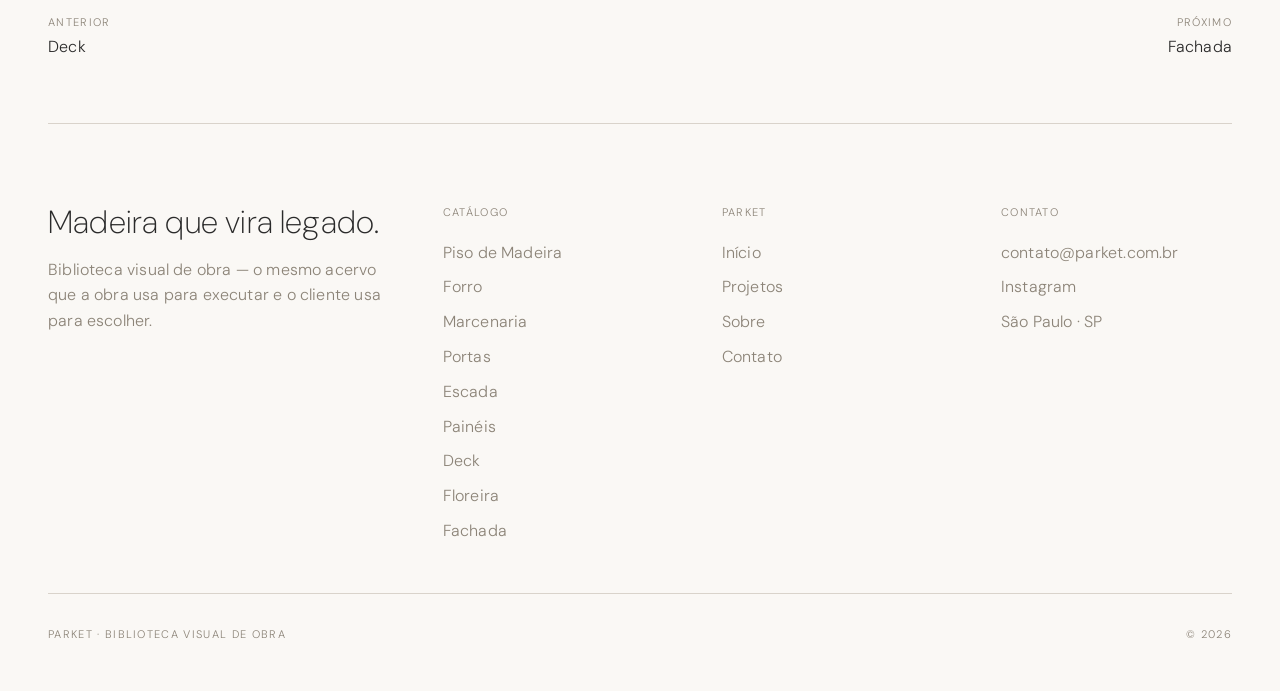
<file: floreira.html>
<!doctype html>
<html lang="pt-BR">
<head>
<meta charset="utf-8">
<meta name="viewport" content="width=device-width, initial-scale=1">
<title>Floreira · Parket</title>
<meta name="description" content="Estrutura, impermeabilização e drenagem, resolvidas junto com o paisagismo.">
<link rel="canonical" href="https://parket.com.br/floreira.html">
<meta property="og:type" content="website">
<meta property="og:site_name" content="Parket">
<meta property="og:locale" content="pt_BR">
<meta property="og:url" content="https://parket.com.br/floreira.html">
<meta property="og:title" content="Floreira · Parket">
<meta property="og:description" content="Estrutura, impermeabilização e drenagem, resolvidas junto com o paisagismo.">
<meta property="og:image" content="https://parket.com.br/piso/reta.webp">
<meta name="twitter:card" content="summary_large_image">
<meta name="theme-color" content="#faf8f5">
<link rel="manifest" href="manifest.webmanifest">
<link rel="apple-touch-icon" href="assets/icone/apple-touch-icon.png">
<link rel="preconnect" href="https://fonts.googleapis.com">
<link rel="preconnect" href="https://fonts.gstatic.com" crossorigin>
<link href="https://fonts.googleapis.com/css2?family=DM+Sans:opsz,wght@9..40,200;9..40,300;9..40,400;9..40,500&display=swap" rel="stylesheet">
<link rel="stylesheet" href="assets/site.css">
</head>
<body>

<main>
  <section class="abertura wrap">
    <p class="migalha"><a href="index.html">Catálogo</a><span>/</span>Floreira</p>
    <h1>Entre a terra e a madeira existe sempre uma barreira.</h1>
    <p class="lead">Estrutura, impermeabilização e drenagem, resolvidas junto com o paisagismo.</p>

    <div class="aviso">
      <b>Acervo</b>
      <p>Os 6 detalhes de floreira estão levantados na LISTA BIBLIOTECA, mas ainda não foram desenhados como prancha nem fotografados em obra. As etapas abaixo descrevem o serviço; as imagens são referência externa, não registro desta obra. O pacote de <a href="piso.html">piso de madeira</a> mostra como esta página fica quando o acervo está completo.</p>
    </div>
  </section>

  <section class="etapas wrap">
    <p class="kicker">Etapas do serviço</p>
    <div id="etapas"></div>
  </section>

  <nav class="vizinhas wrap" id="vizinhas" aria-label="Outras categorias"></nav>
</main>

<footer data-rodape></footer>

<script src="assets/dados.js"></script>
<script src="assets/site.js"></script>
<script src="assets/categoria.js"></script>
</body>
</html>
</file>
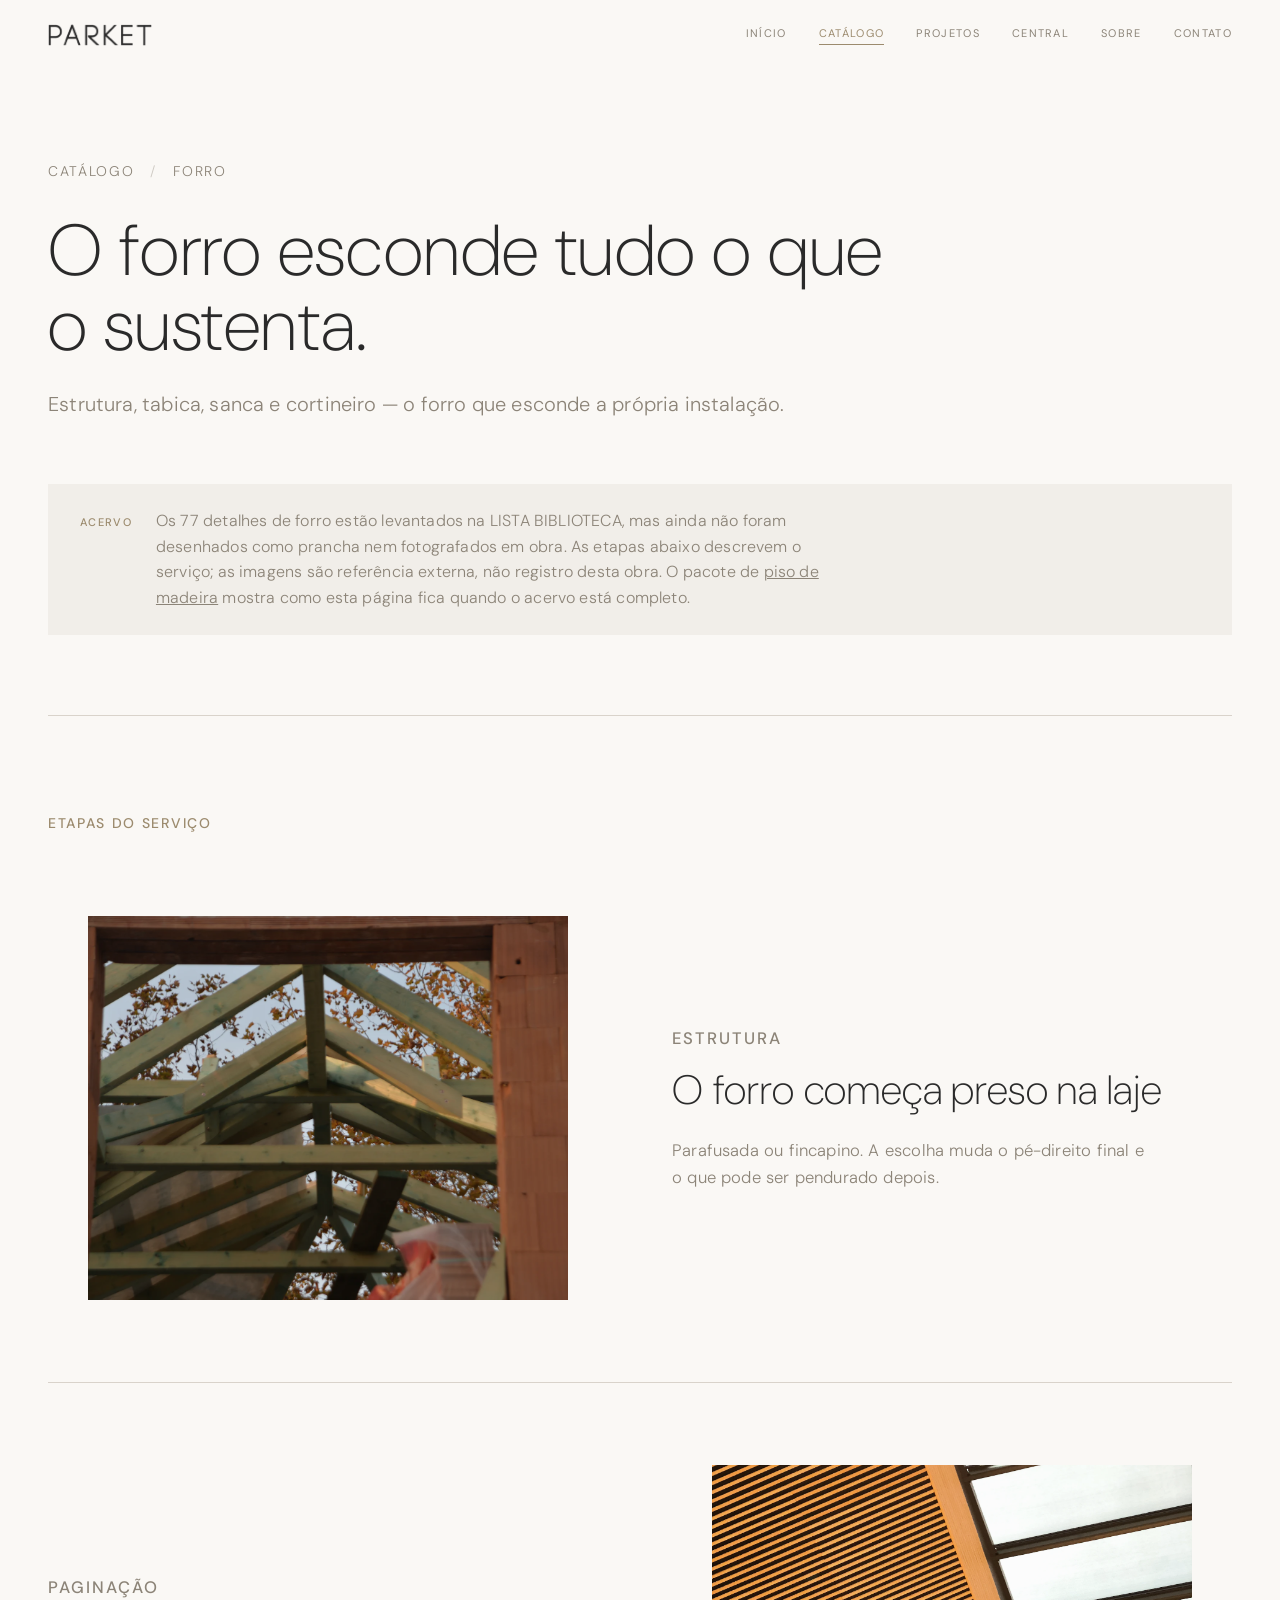
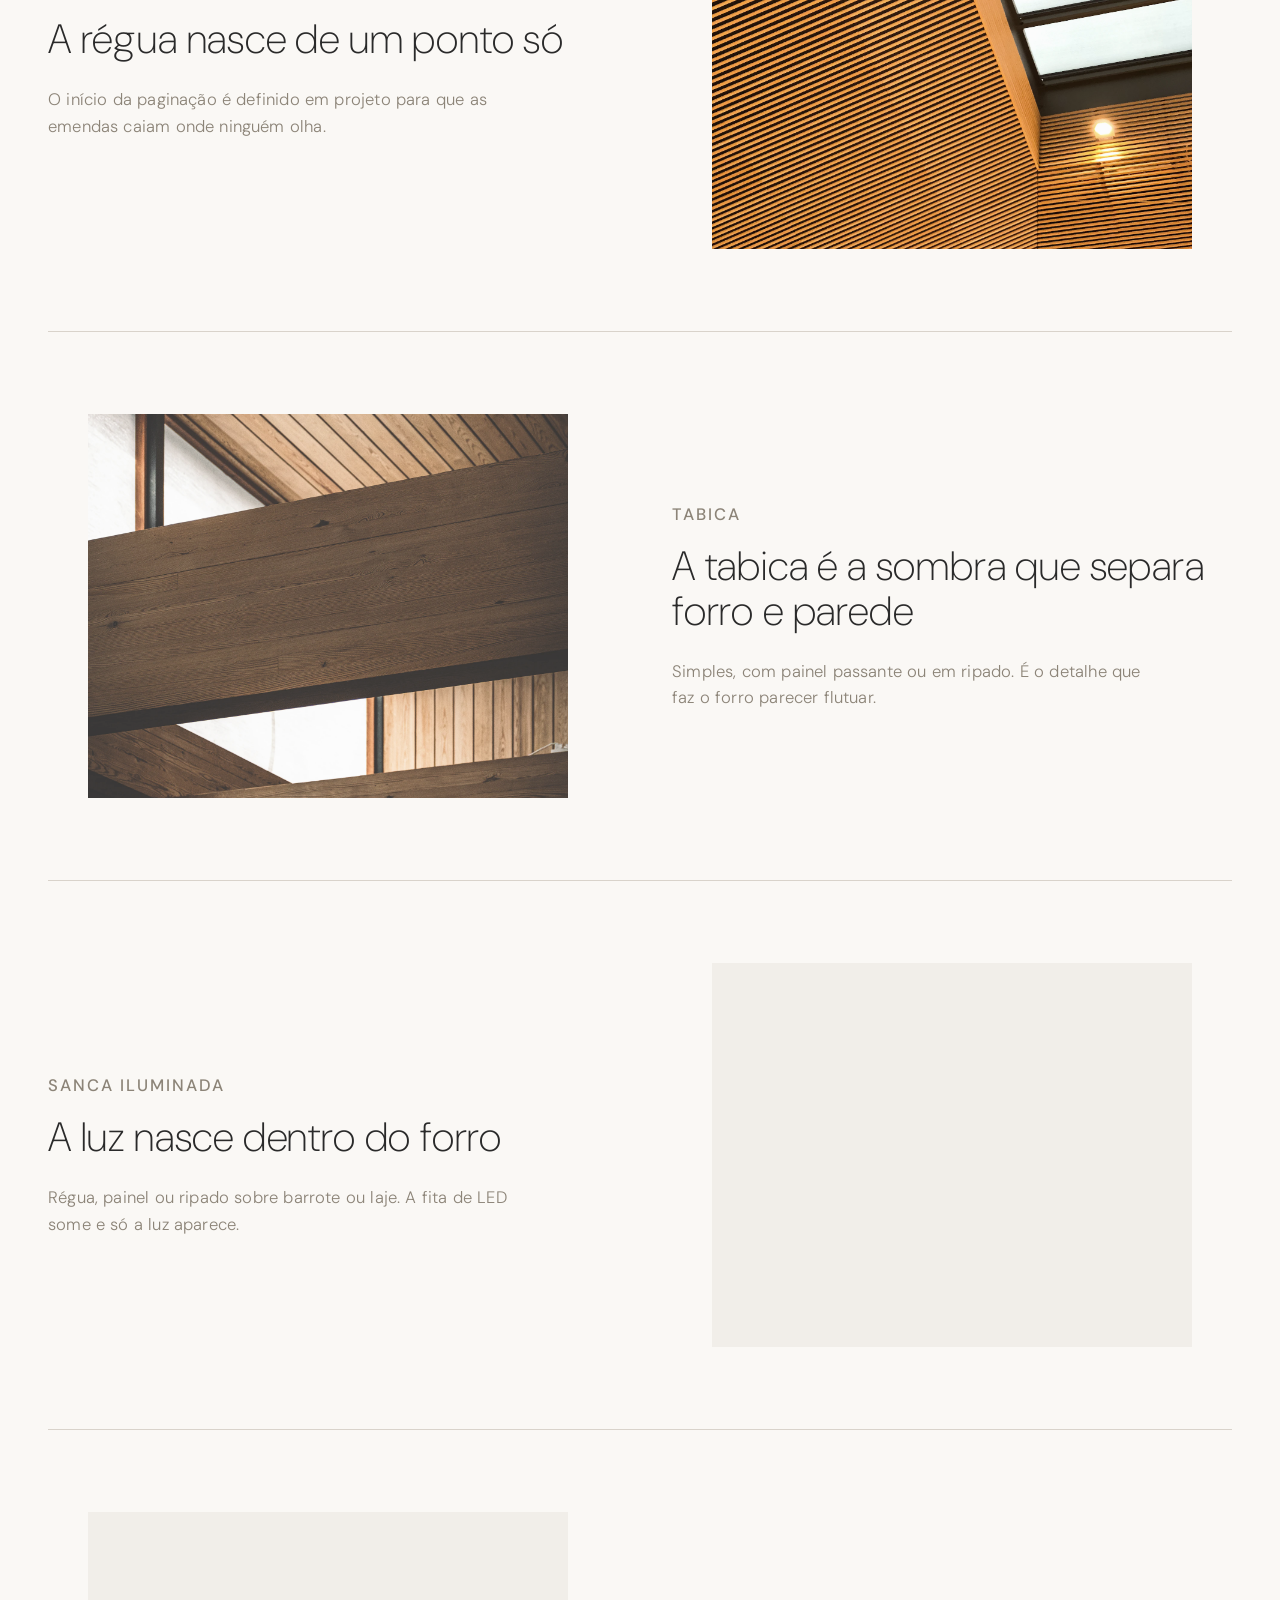
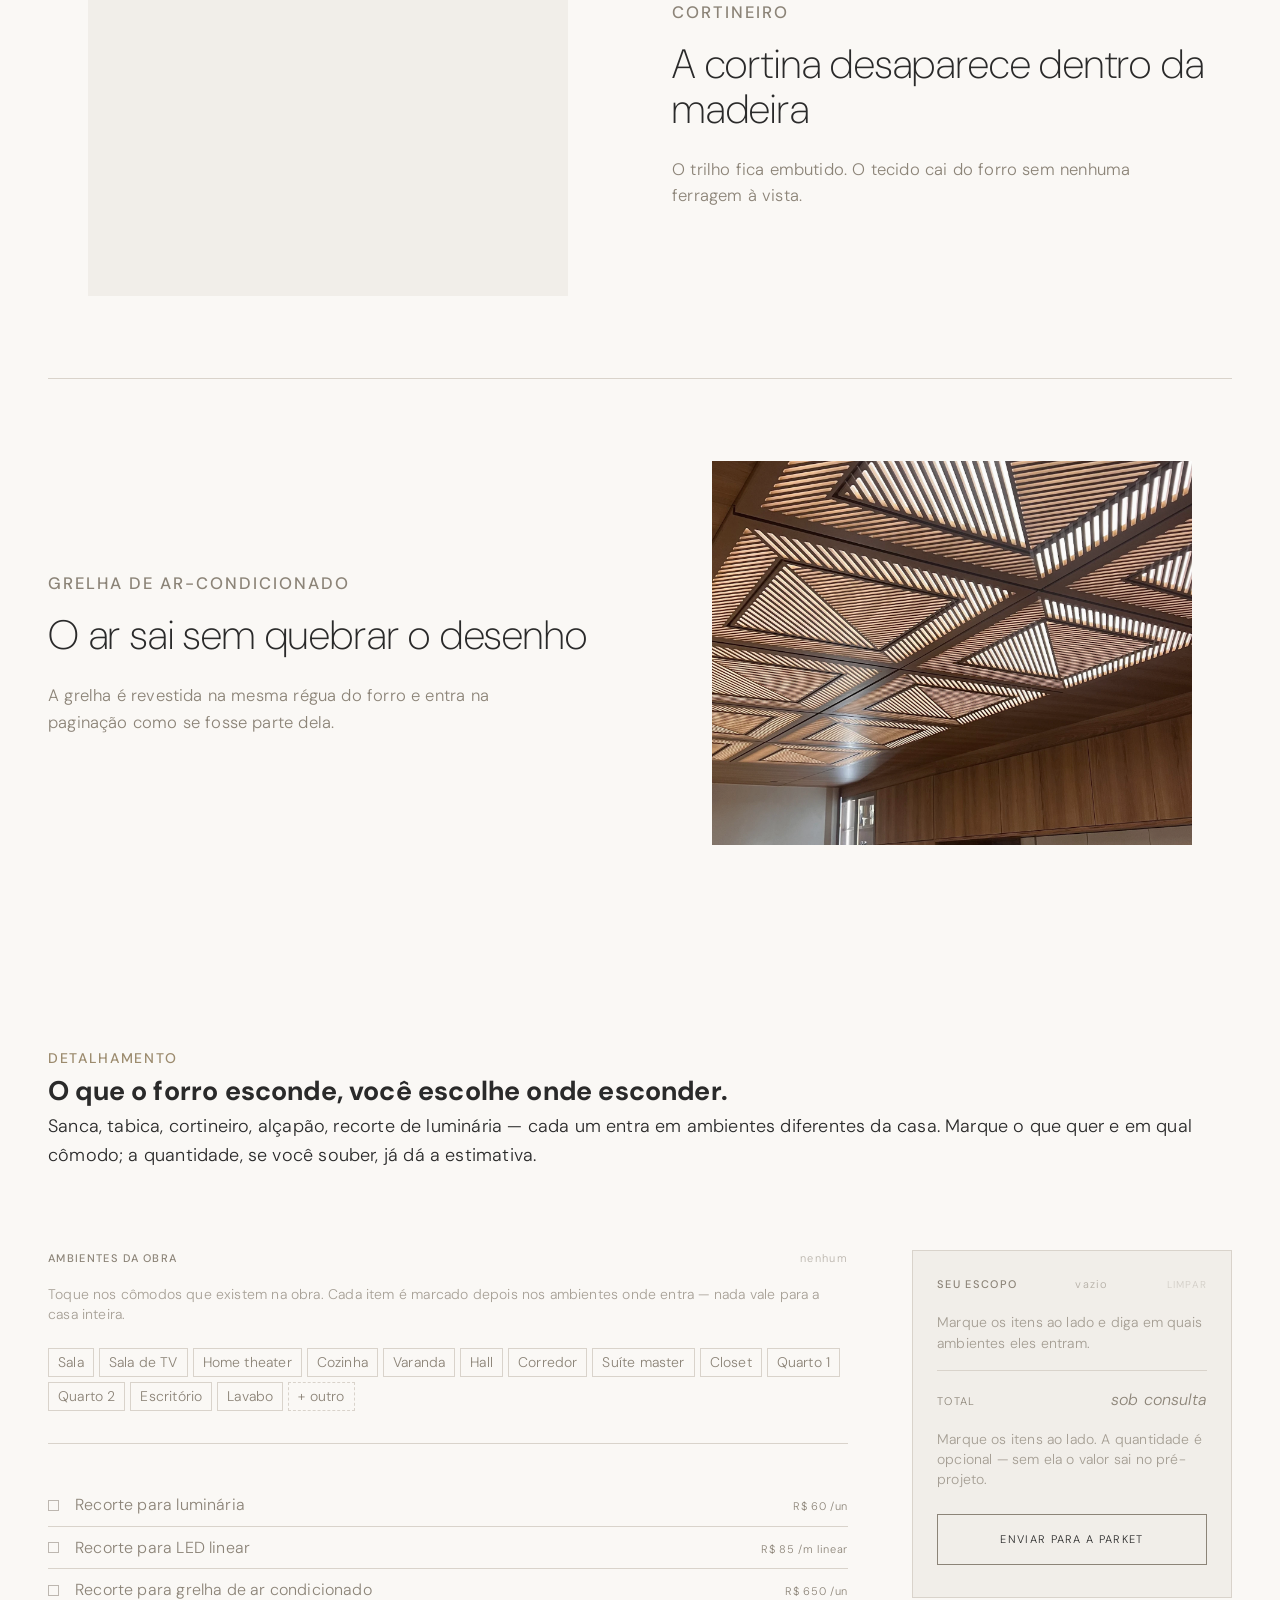
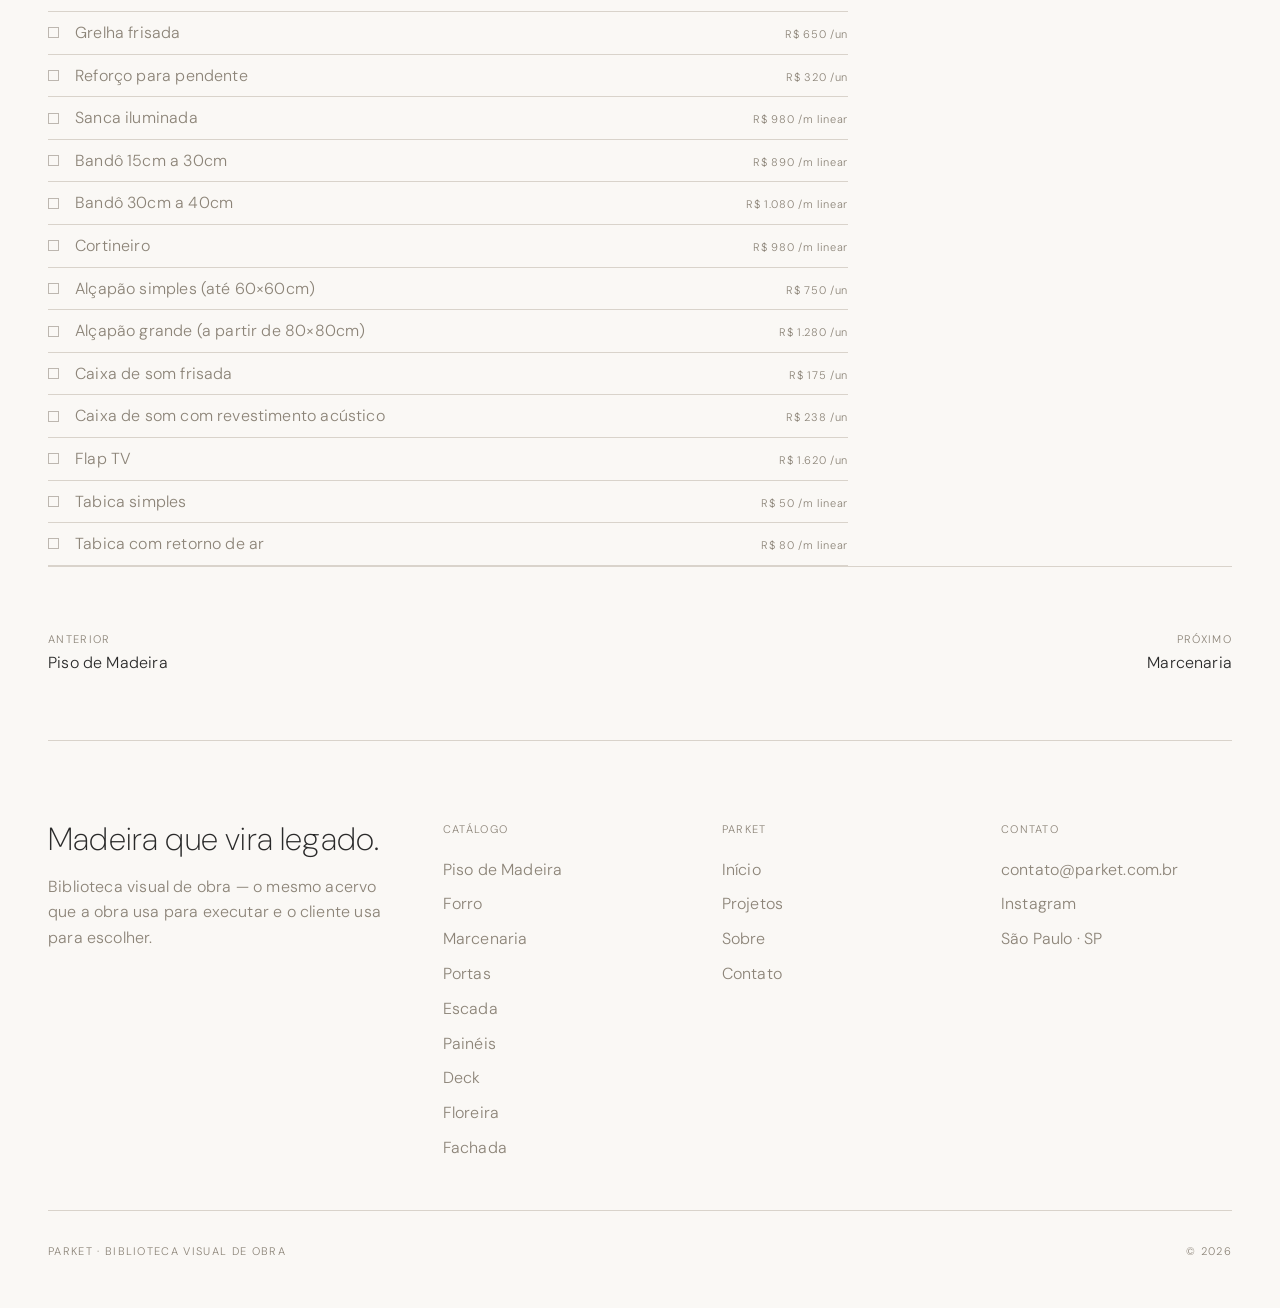
<file: forro.html>
<!doctype html>
<html lang="pt-BR">
<head>
<meta charset="utf-8">
<meta name="viewport" content="width=device-width, initial-scale=1">
<title>Forro · Parket</title>
<meta name="description" content="Estrutura, tabica, sanca e cortineiro — o forro que esconde a própria instalação.">
<link rel="canonical" href="https://parket.com.br/forro.html">
<meta property="og:type" content="website">
<meta property="og:site_name" content="Parket">
<meta property="og:locale" content="pt_BR">
<meta property="og:url" content="https://parket.com.br/forro.html">
<meta property="og:title" content="Forro · Parket">
<meta property="og:description" content="Estrutura, tabica, sanca e cortineiro — o forro que esconde a própria instalação.">
<meta property="og:image" content="https://parket.com.br/piso/reta.webp">
<meta name="twitter:card" content="summary_large_image">
<meta name="theme-color" content="#faf8f5">
<link rel="manifest" href="manifest.webmanifest">
<link rel="apple-touch-icon" href="assets/icone/apple-touch-icon.png">
<link rel="preconnect" href="https://fonts.googleapis.com">
<link rel="preconnect" href="https://fonts.gstatic.com" crossorigin>
<link href="https://fonts.googleapis.com/css2?family=DM+Sans:opsz,wght@9..40,200;9..40,300;9..40,400;9..40,500&display=swap" rel="stylesheet">
<link rel="stylesheet" href="assets/site.css">
<link rel="stylesheet" href="assets/escopo.css">
<link rel="stylesheet" href="assets/forro.css">
</head>
<body>

<main>
  <section class="abertura wrap">
    <p class="migalha"><a href="index.html">Catálogo</a><span>/</span>Forro</p>
    <h1>O forro esconde tudo o que o sustenta.</h1>
    <p class="lead">Estrutura, tabica, sanca e cortineiro — o forro que esconde a própria instalação.</p>

    <div class="aviso">
      <b>Acervo</b>
      <p>Os 77 detalhes de forro estão levantados na LISTA BIBLIOTECA, mas ainda não foram desenhados como prancha nem fotografados em obra. As etapas abaixo descrevem o serviço; as imagens são referência externa, não registro desta obra. O pacote de <a href="piso.html">piso de madeira</a> mostra como esta página fica quando o acervo está completo.</p>
    </div>
  </section>

  <section class="etapas wrap">
    <p class="kicker">Etapas do serviço</p>
    <div id="etapas"></div>
  </section>

  <!-- Escopo: os itens de detalhamento que o cliente pode pedir.
       Não depende de prancha — o forro ainda não tem acervo de
       corte, mas a lista de serviço e o preço já existem. -->
  <section class="detalhe wrap" id="detalhamento">
    <p class="kicker">Detalhamento</p>
    <h1>O que o forro esconde, você escolhe onde esconder.</h1>
    <p class="lead">Sanca, tabica, cortineiro, alçapão, recorte de luminária — cada um entra
      em ambientes diferentes da casa. Marque o que quer e em qual cômodo; a quantidade,
      se você souber, já dá a estimativa.</p>

    <div class="fr-tec">
      <div class="ambientes" id="ambientes"></div>
      <div class="fr-lista" id="forro-lista"></div>
      <aside class="escopo" id="escopo" aria-label="Escopo escolhido" aria-live="polite"></aside>
    </div>
  </section>

  <nav class="vizinhas wrap" id="vizinhas" aria-label="Outras categorias"></nav>
</main>

<footer data-rodape></footer>

<script src="assets/dados.js"></script>
<script src="assets/site.js"></script>
<script src="assets/categoria.js"></script>
<script src="assets/precos-forro.js"></script>
<script src="assets/forro.js"></script>
</body>
</html>
</file>
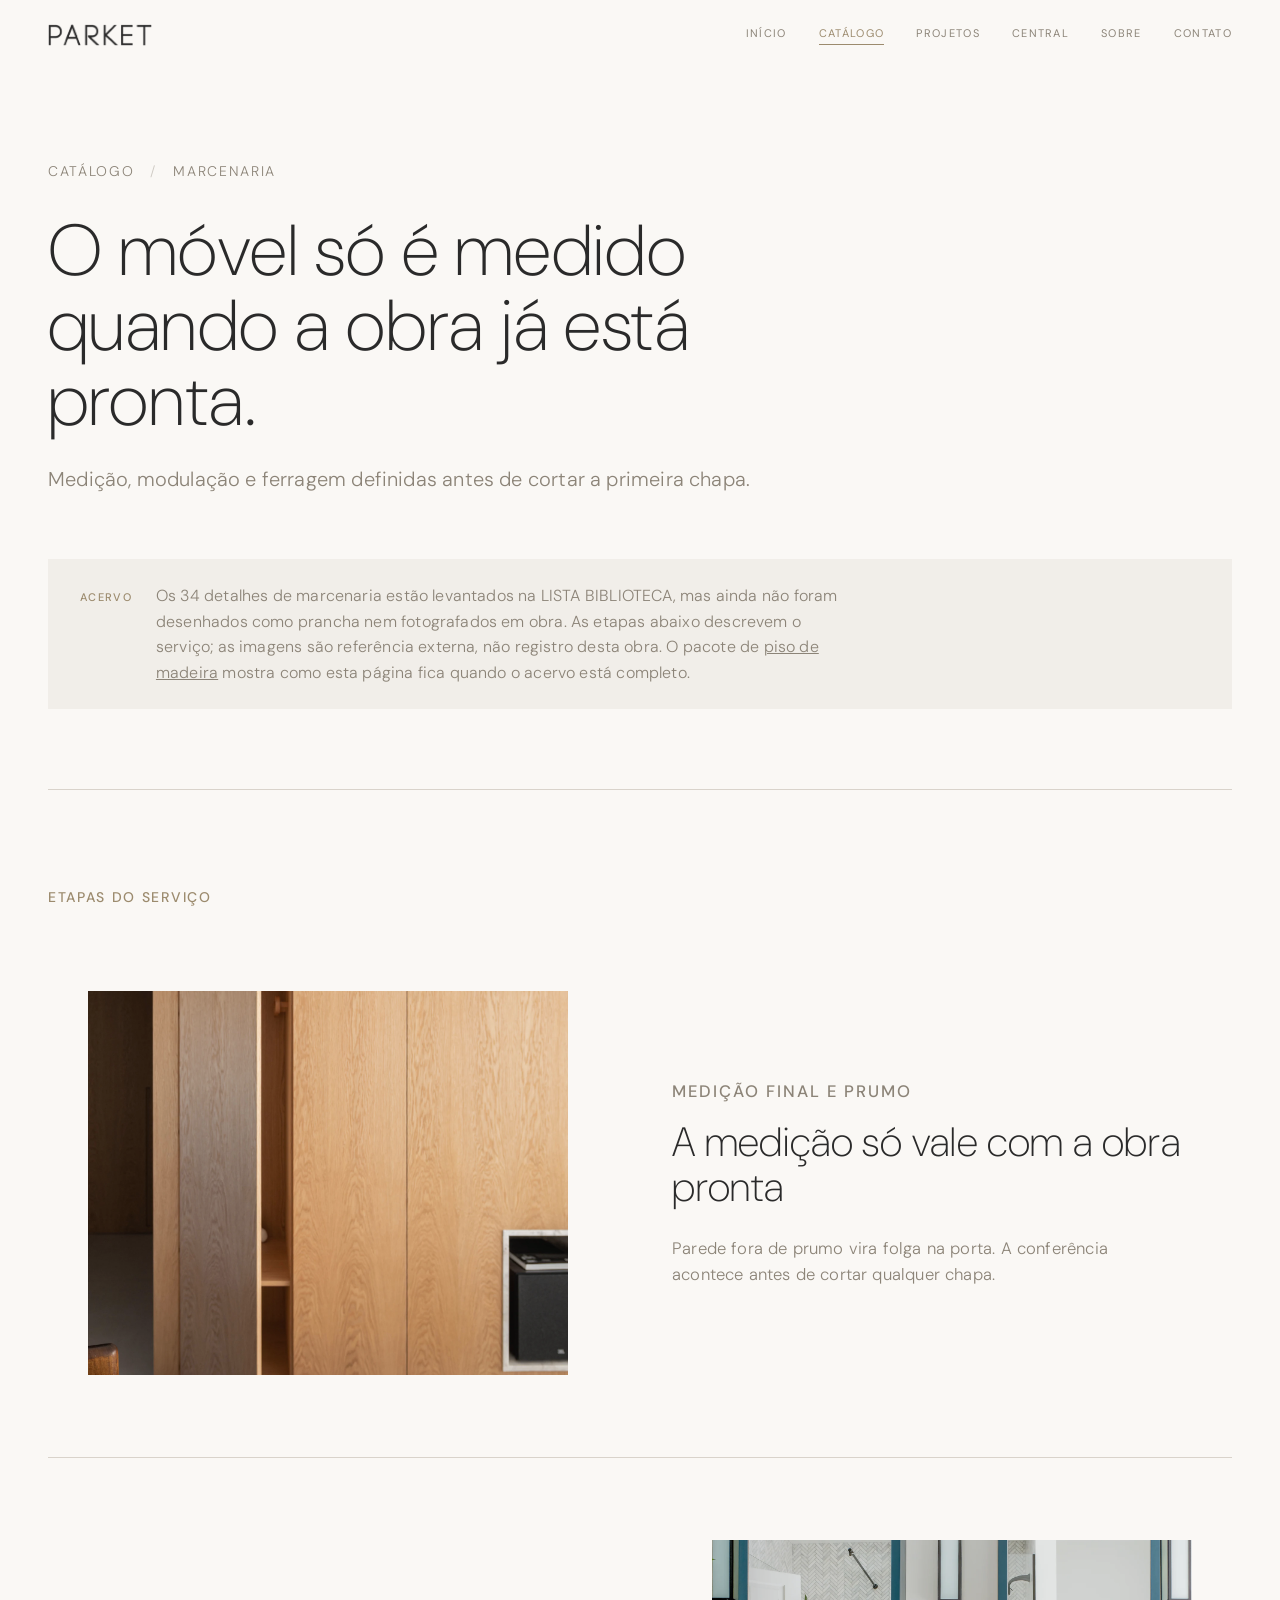
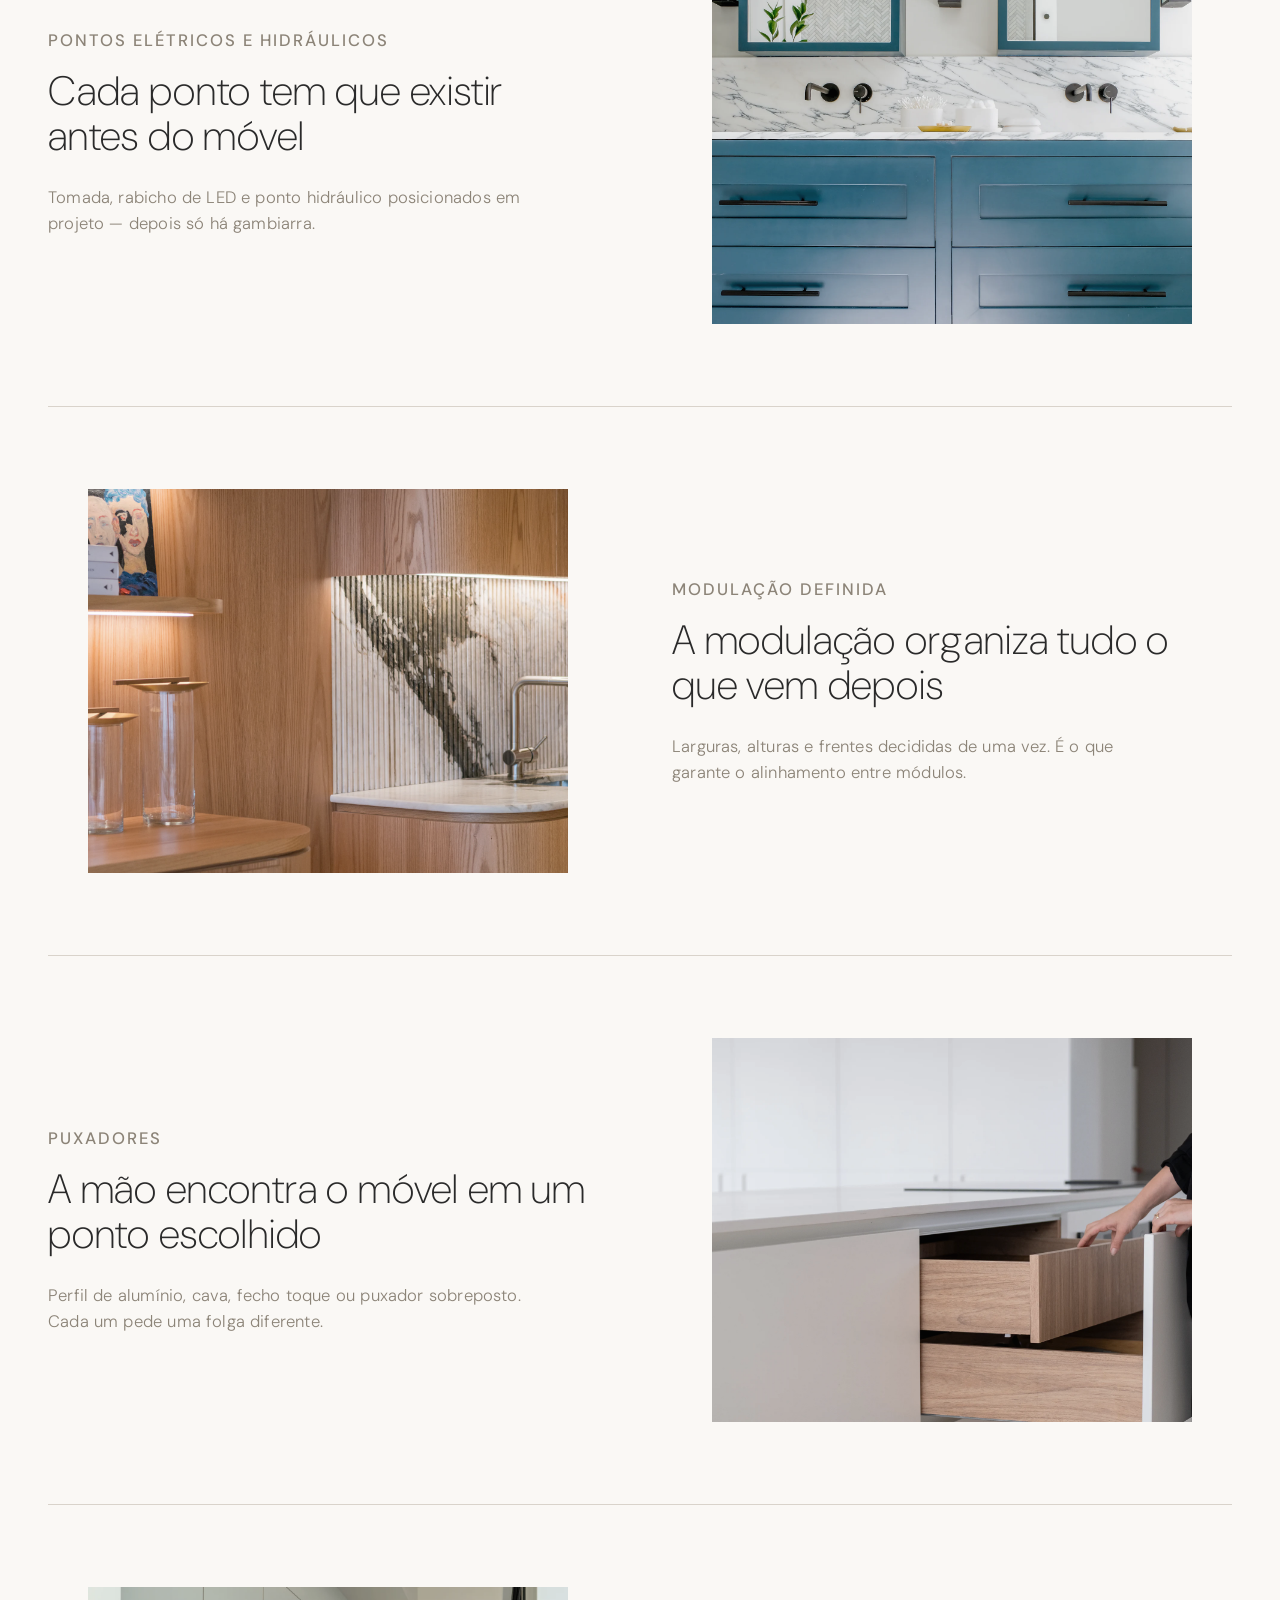
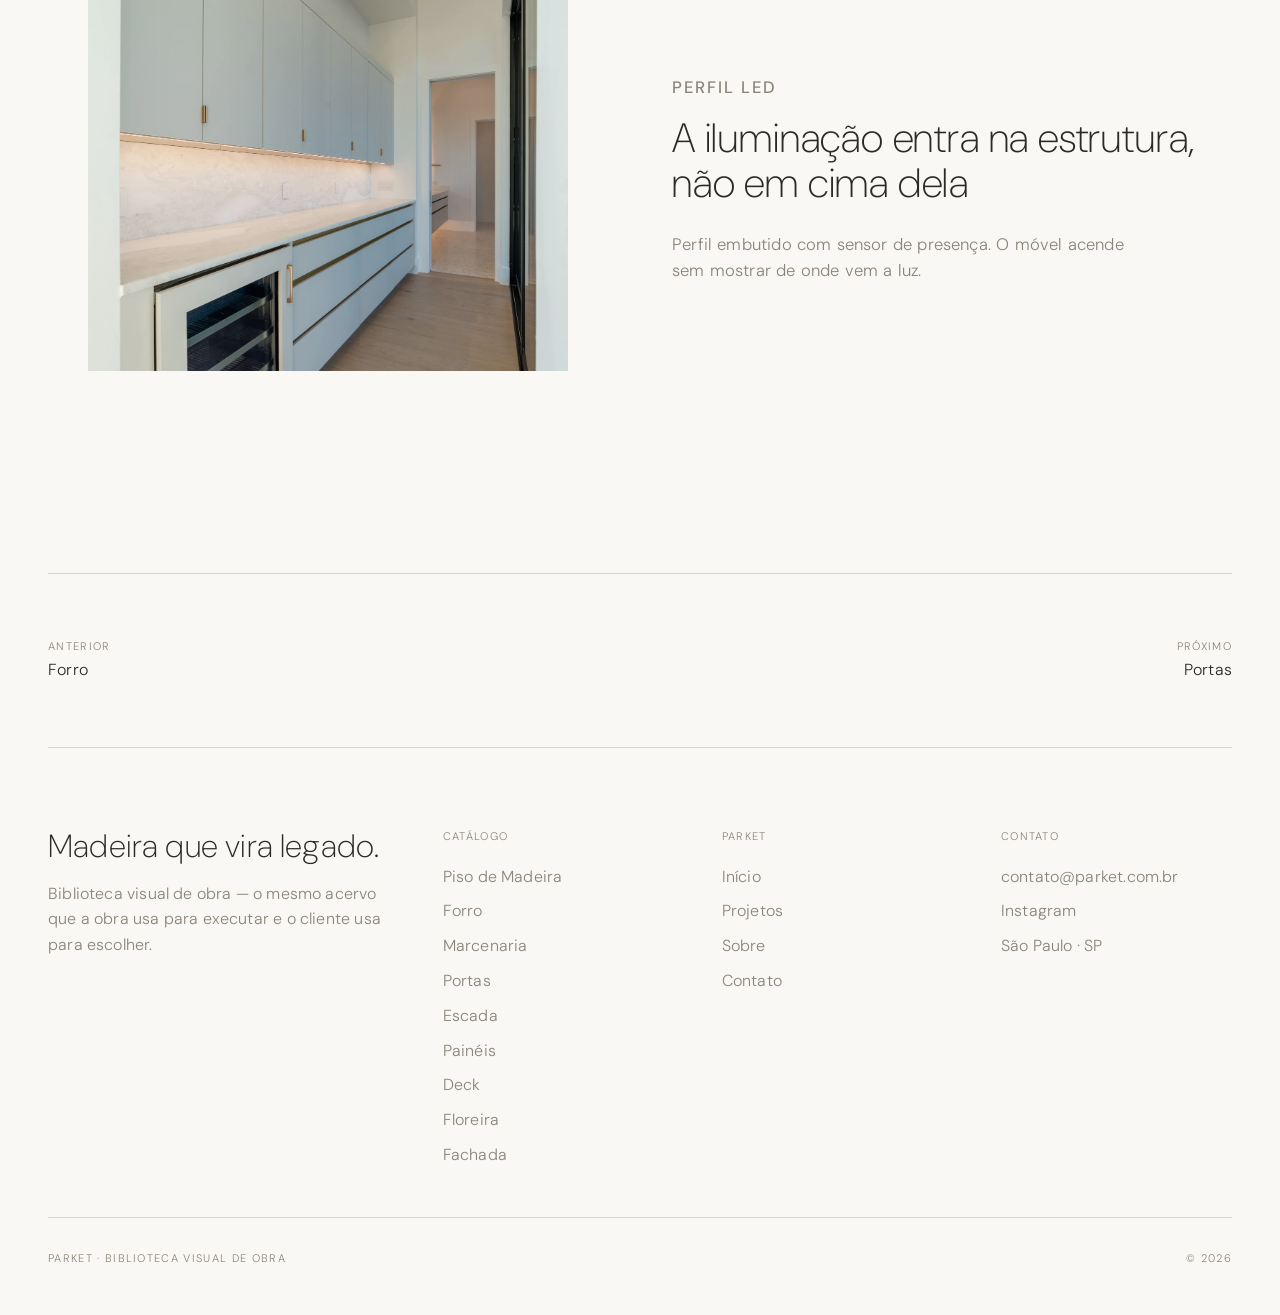
<file: marcenaria.html>
<!doctype html>
<html lang="pt-BR">
<head>
<meta charset="utf-8">
<meta name="viewport" content="width=device-width, initial-scale=1">
<title>Marcenaria · Parket</title>
<meta name="description" content="Medição, modulação e ferragem definidas antes de cortar a primeira chapa.">
<link rel="canonical" href="https://parket.com.br/marcenaria.html">
<meta property="og:type" content="website">
<meta property="og:site_name" content="Parket">
<meta property="og:locale" content="pt_BR">
<meta property="og:url" content="https://parket.com.br/marcenaria.html">
<meta property="og:title" content="Marcenaria · Parket">
<meta property="og:description" content="Medição, modulação e ferragem definidas antes de cortar a primeira chapa.">
<meta property="og:image" content="https://parket.com.br/piso/reta.webp">
<meta name="twitter:card" content="summary_large_image">
<meta name="theme-color" content="#faf8f5">
<link rel="manifest" href="manifest.webmanifest">
<link rel="apple-touch-icon" href="assets/icone/apple-touch-icon.png">
<link rel="preconnect" href="https://fonts.googleapis.com">
<link rel="preconnect" href="https://fonts.gstatic.com" crossorigin>
<link href="https://fonts.googleapis.com/css2?family=DM+Sans:opsz,wght@9..40,200;9..40,300;9..40,400;9..40,500&display=swap" rel="stylesheet">
<link rel="stylesheet" href="assets/site.css">
</head>
<body>

<main>
  <section class="abertura wrap">
    <p class="migalha"><a href="index.html">Catálogo</a><span>/</span>Marcenaria</p>
    <h1>O móvel só é medido quando a obra já está pronta.</h1>
    <p class="lead">Medição, modulação e ferragem definidas antes de cortar a primeira chapa.</p>

    <div class="aviso">
      <b>Acervo</b>
      <p>Os 34 detalhes de marcenaria estão levantados na LISTA BIBLIOTECA, mas ainda não foram desenhados como prancha nem fotografados em obra. As etapas abaixo descrevem o serviço; as imagens são referência externa, não registro desta obra. O pacote de <a href="piso.html">piso de madeira</a> mostra como esta página fica quando o acervo está completo.</p>
    </div>
  </section>

  <section class="etapas wrap">
    <p class="kicker">Etapas do serviço</p>
    <div id="etapas"></div>
  </section>

  <nav class="vizinhas wrap" id="vizinhas" aria-label="Outras categorias"></nav>
</main>

<footer data-rodape></footer>

<script src="assets/dados.js"></script>
<script src="assets/site.js"></script>
<script src="assets/categoria.js"></script>
</body>
</html>
</file>
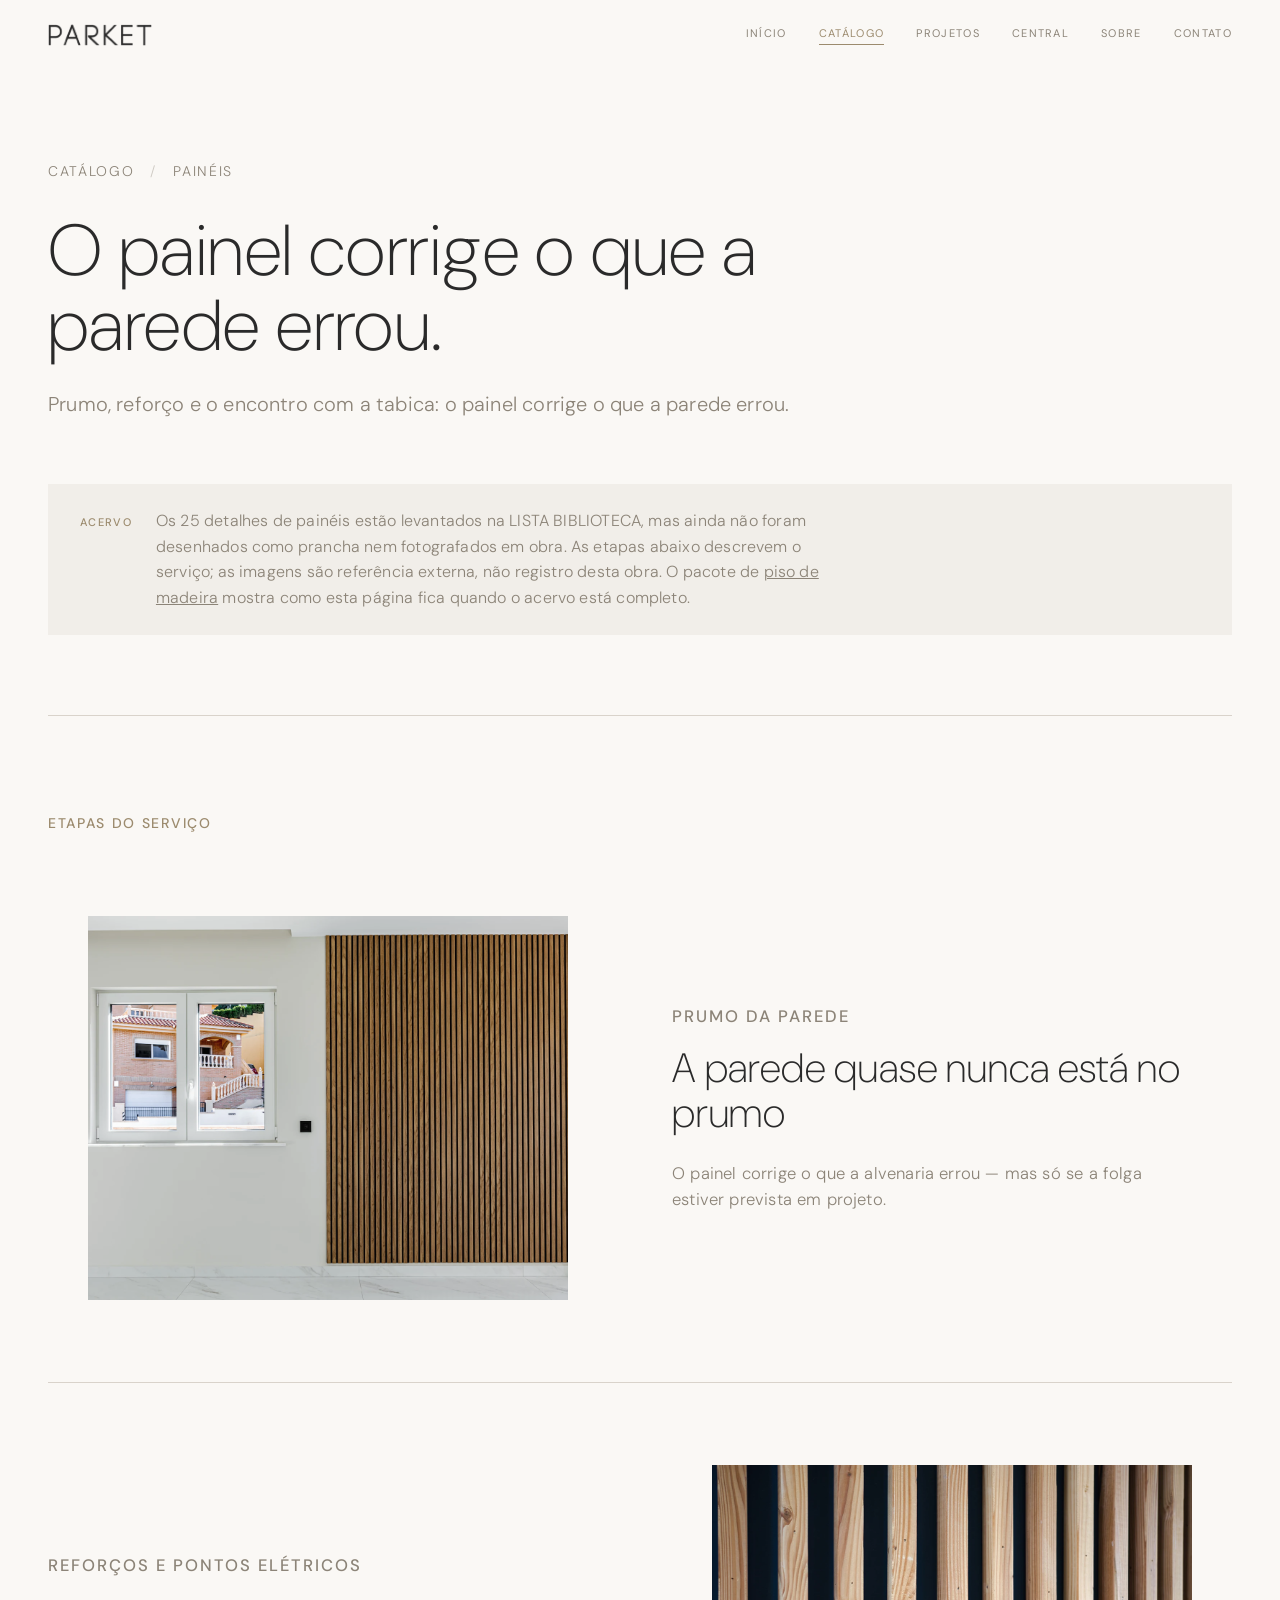
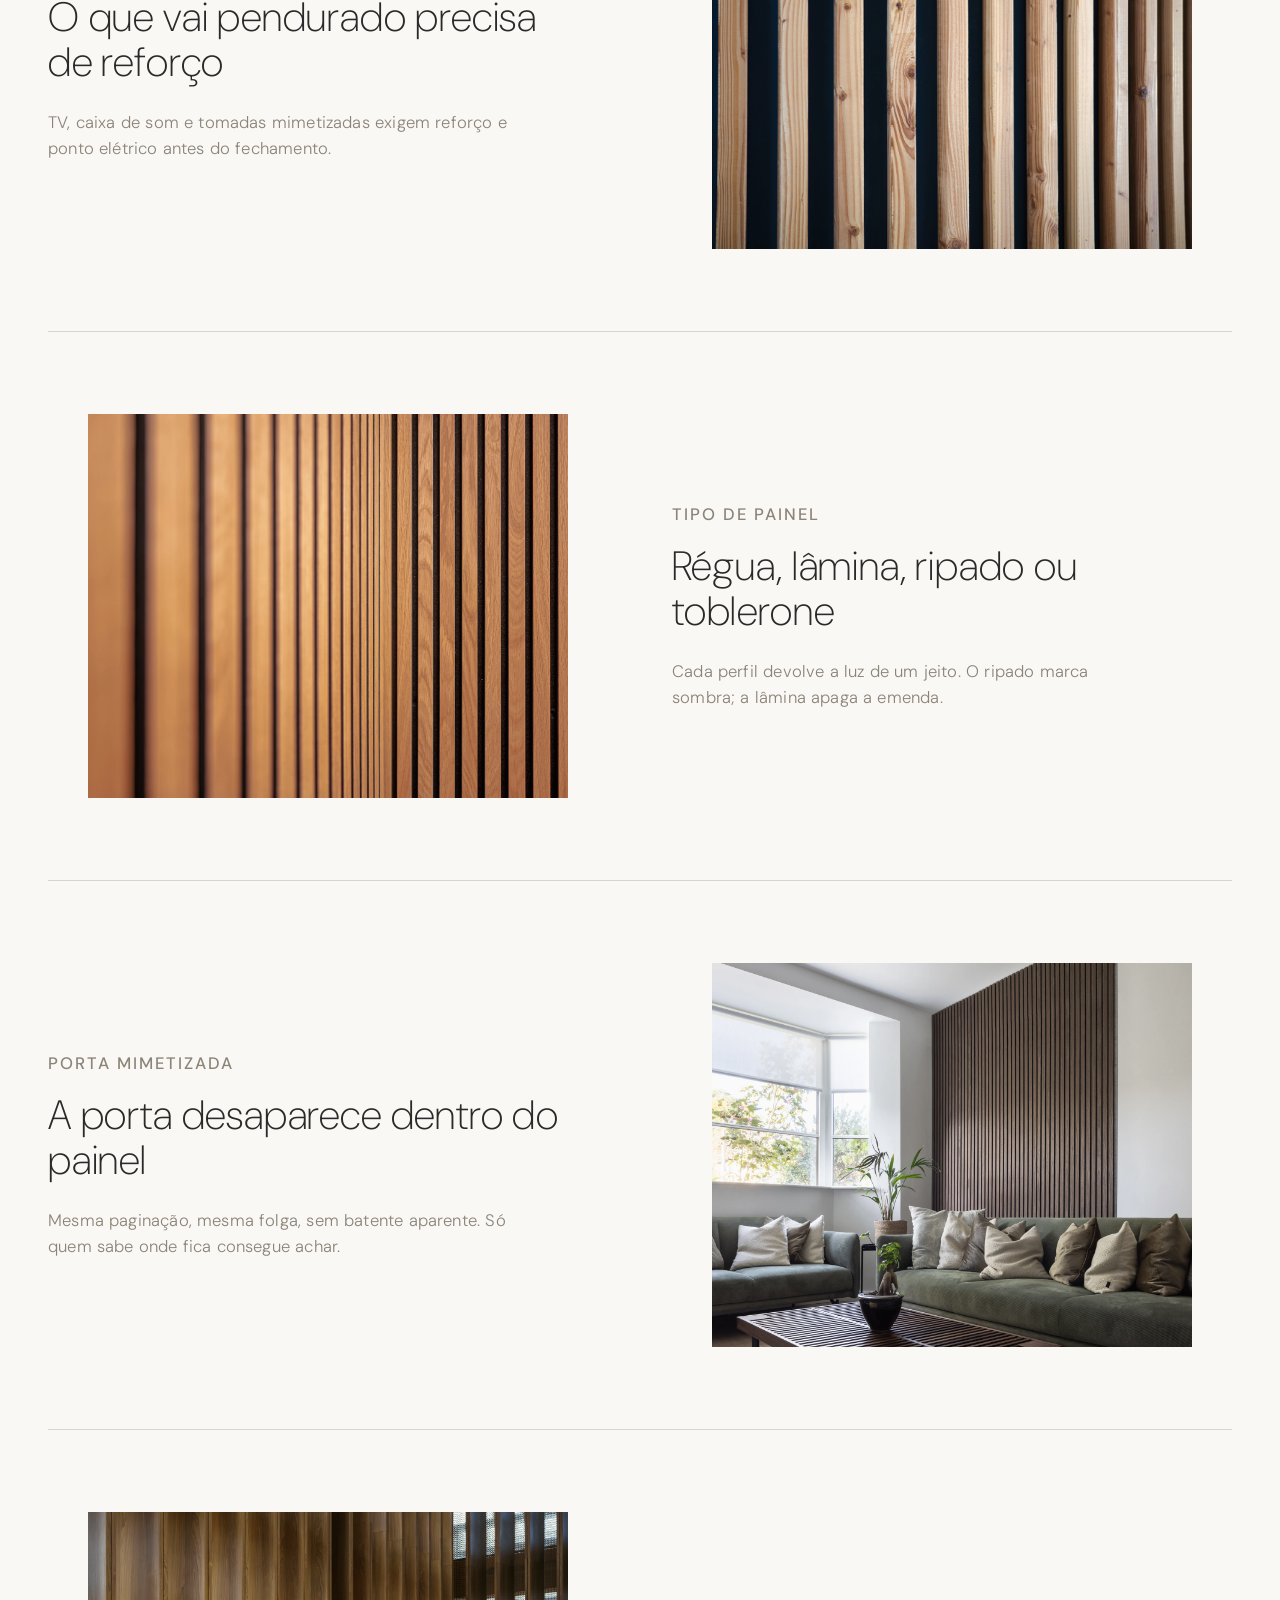
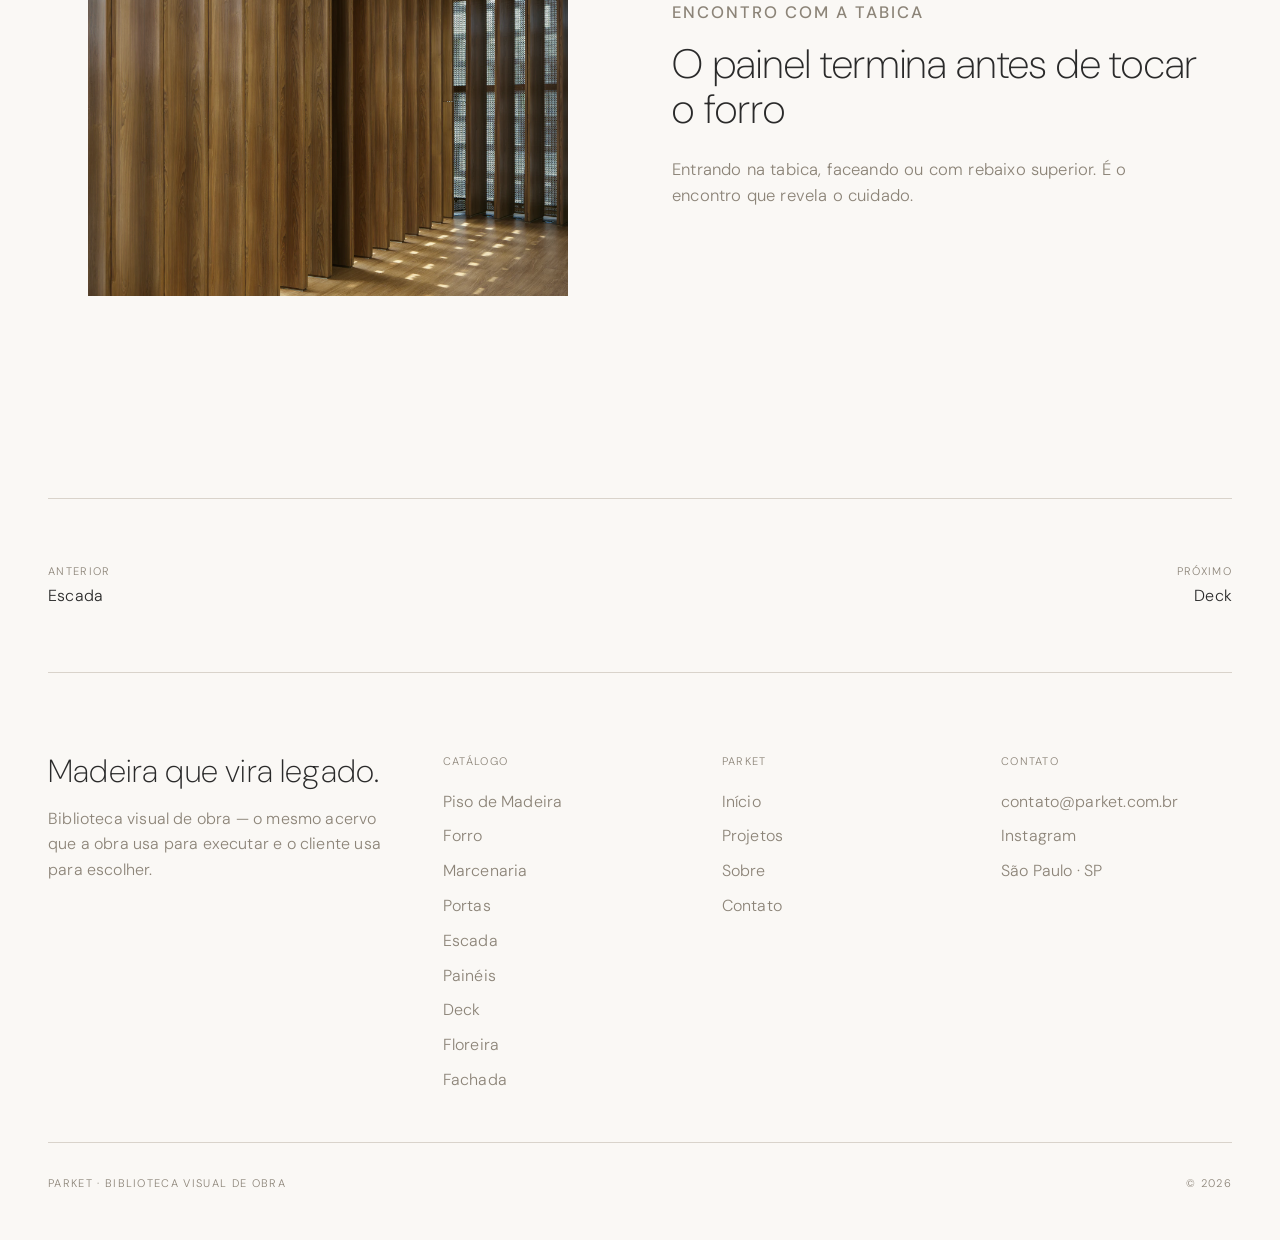
<file: paineis.html>
<!doctype html>
<html lang="pt-BR">
<head>
<meta charset="utf-8">
<meta name="viewport" content="width=device-width, initial-scale=1">
<title>Painéis · Parket</title>
<meta name="description" content="Prumo, reforço e o encontro com a tabica: o painel corrige o que a parede errou.">
<link rel="canonical" href="https://parket.com.br/paineis.html">
<meta property="og:type" content="website">
<meta property="og:site_name" content="Parket">
<meta property="og:locale" content="pt_BR">
<meta property="og:url" content="https://parket.com.br/paineis.html">
<meta property="og:title" content="Painéis · Parket">
<meta property="og:description" content="Prumo, reforço e o encontro com a tabica: o painel corrige o que a parede errou.">
<meta property="og:image" content="https://parket.com.br/piso/reta.webp">
<meta name="twitter:card" content="summary_large_image">
<meta name="theme-color" content="#faf8f5">
<link rel="manifest" href="manifest.webmanifest">
<link rel="apple-touch-icon" href="assets/icone/apple-touch-icon.png">
<link rel="preconnect" href="https://fonts.googleapis.com">
<link rel="preconnect" href="https://fonts.gstatic.com" crossorigin>
<link href="https://fonts.googleapis.com/css2?family=DM+Sans:opsz,wght@9..40,200;9..40,300;9..40,400;9..40,500&display=swap" rel="stylesheet">
<link rel="stylesheet" href="assets/site.css">
</head>
<body>

<main>
  <section class="abertura wrap">
    <p class="migalha"><a href="index.html">Catálogo</a><span>/</span>Painéis</p>
    <h1>O painel corrige o que a parede errou.</h1>
    <p class="lead">Prumo, reforço e o encontro com a tabica: o painel corrige o que a parede errou.</p>

    <div class="aviso">
      <b>Acervo</b>
      <p>Os 25 detalhes de painéis estão levantados na LISTA BIBLIOTECA, mas ainda não foram desenhados como prancha nem fotografados em obra. As etapas abaixo descrevem o serviço; as imagens são referência externa, não registro desta obra. O pacote de <a href="piso.html">piso de madeira</a> mostra como esta página fica quando o acervo está completo.</p>
    </div>
  </section>

  <section class="etapas wrap">
    <p class="kicker">Etapas do serviço</p>
    <div id="etapas"></div>
  </section>

  <nav class="vizinhas wrap" id="vizinhas" aria-label="Outras categorias"></nav>
</main>

<footer data-rodape></footer>

<script src="assets/dados.js"></script>
<script src="assets/site.js"></script>
<script src="assets/categoria.js"></script>
</body>
</html>
</file>
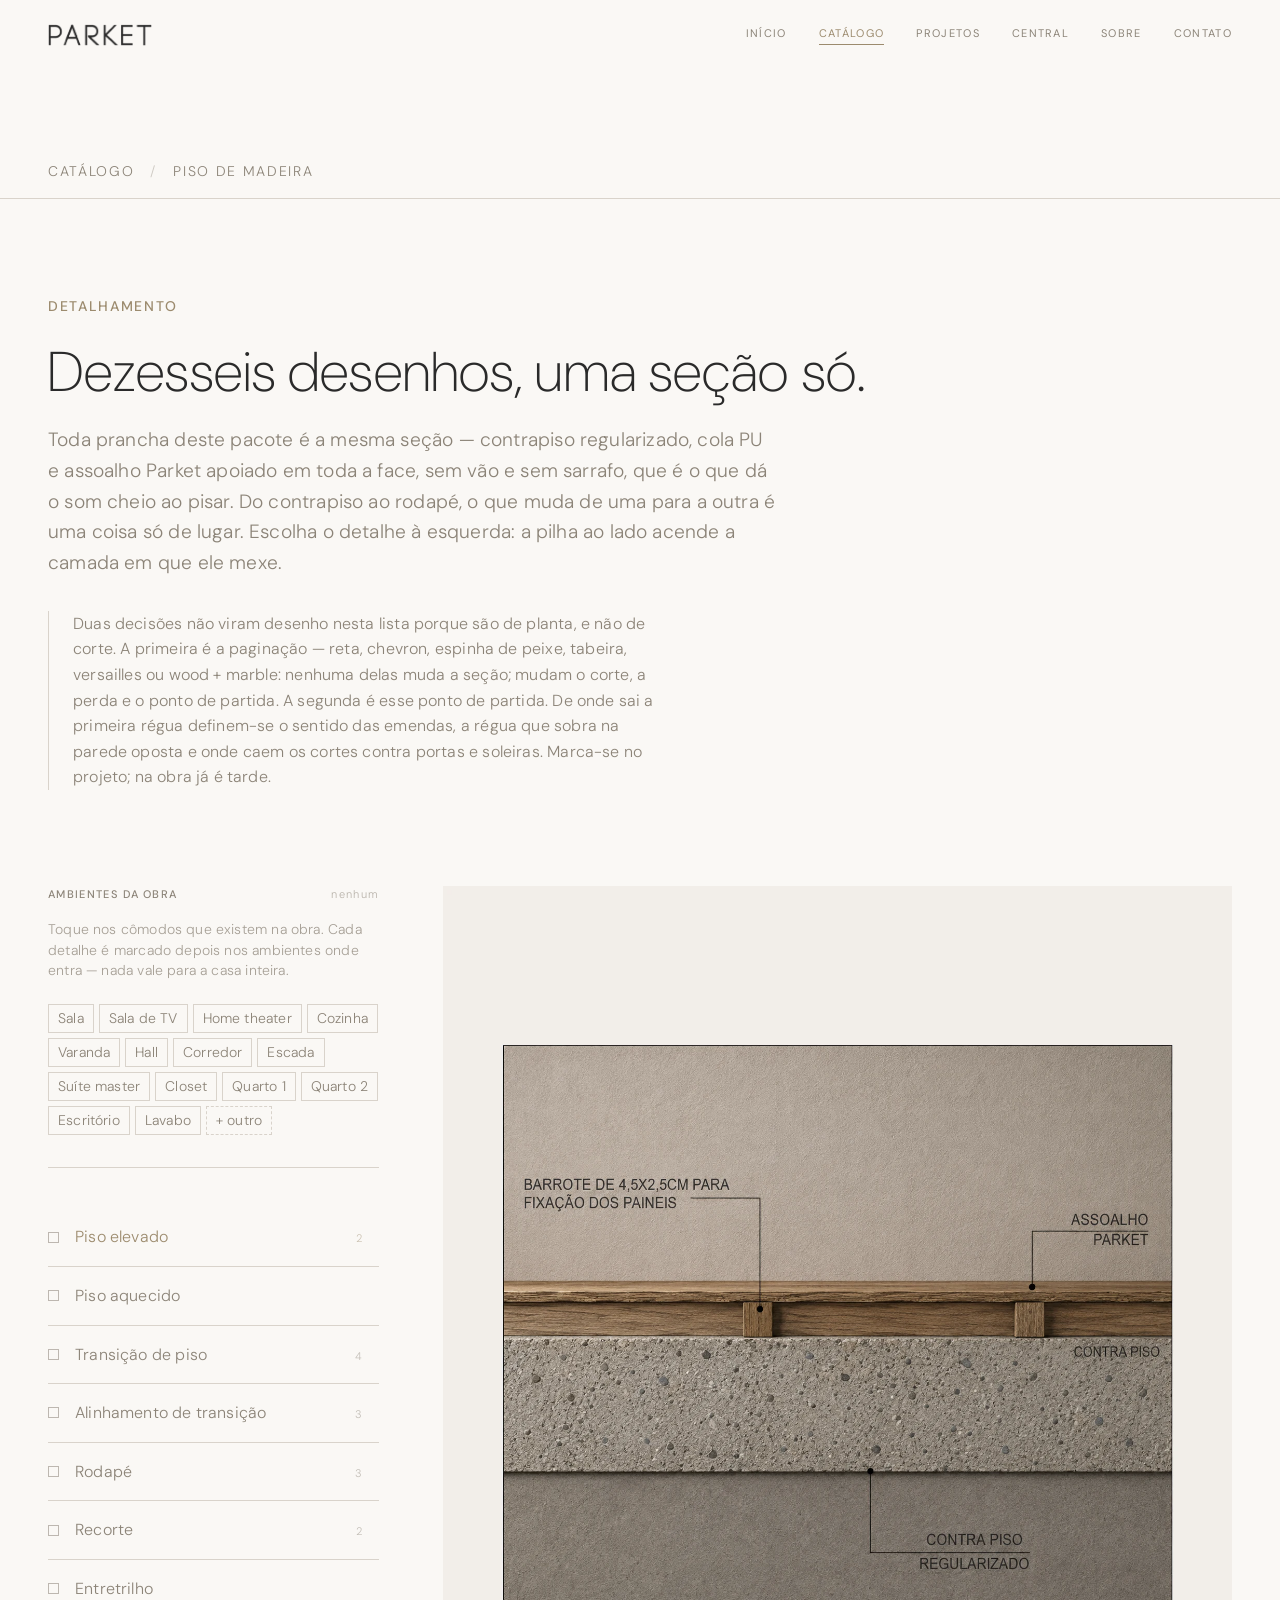
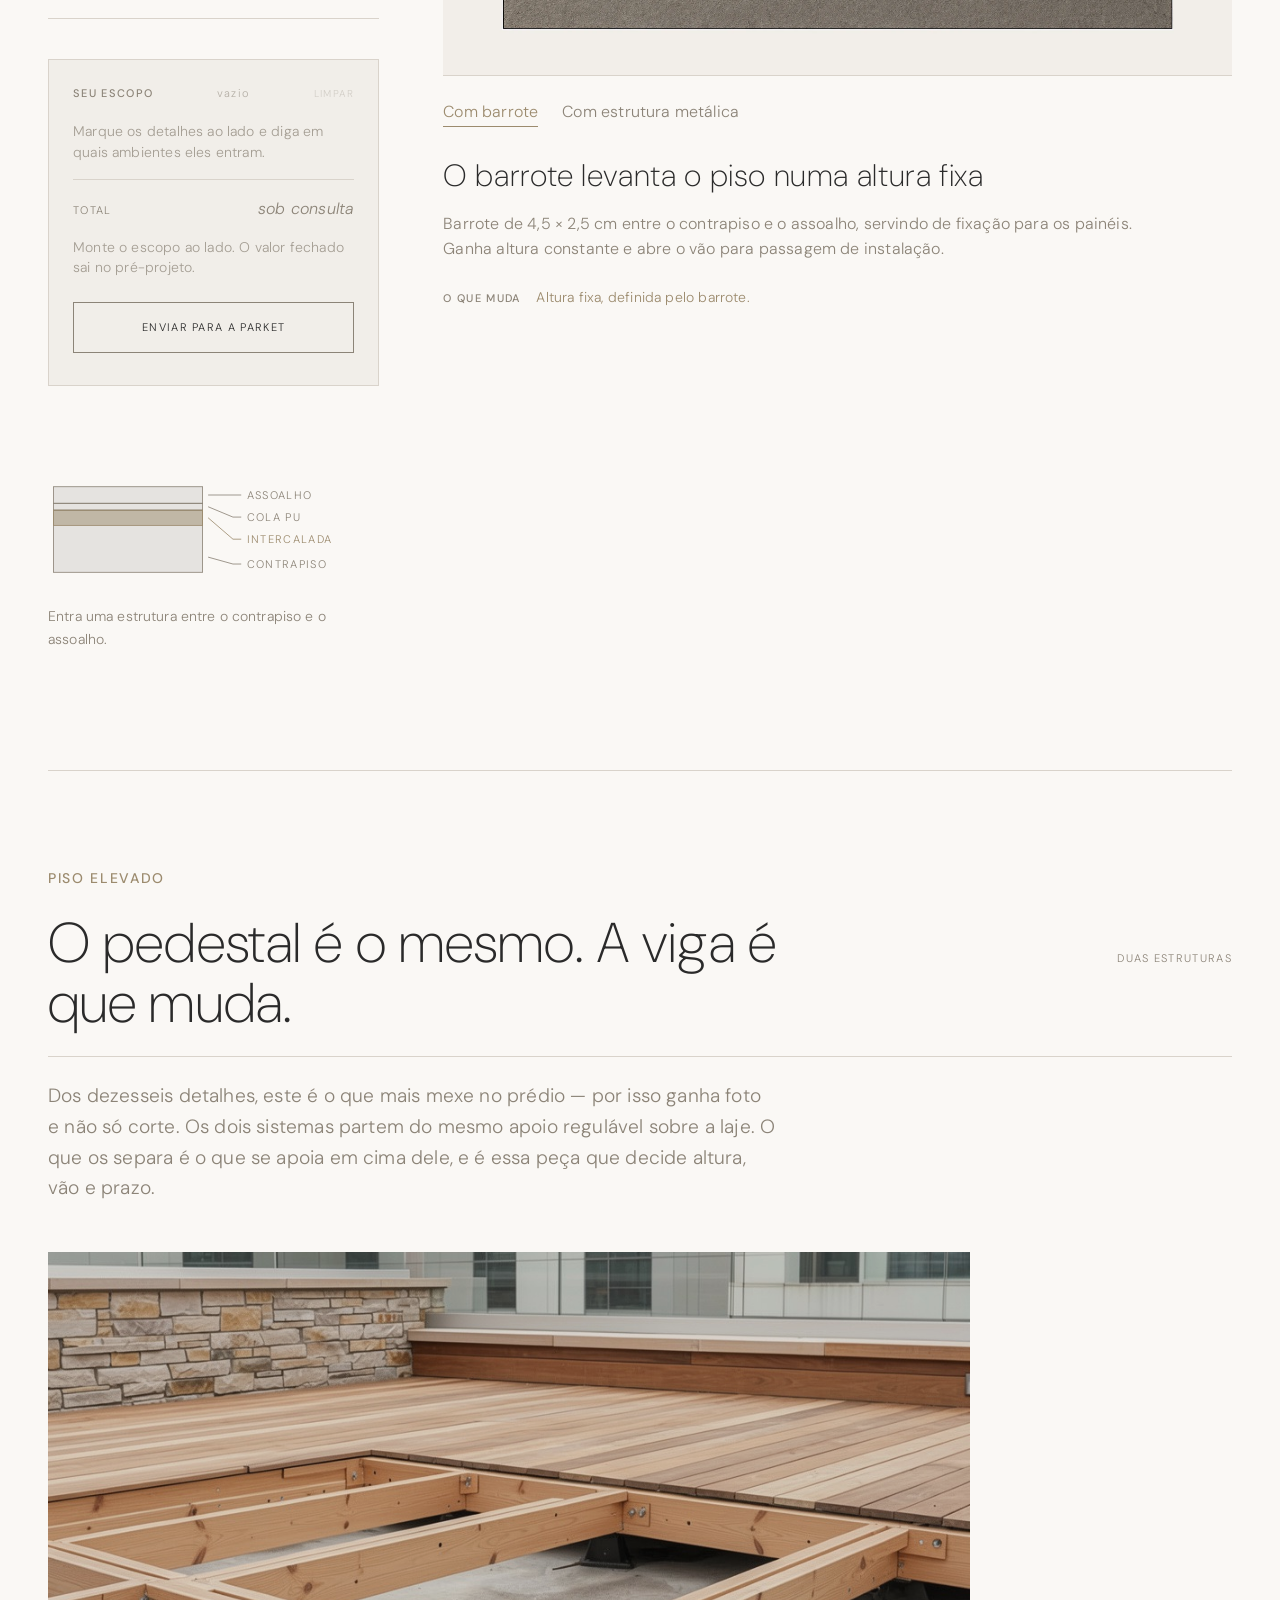
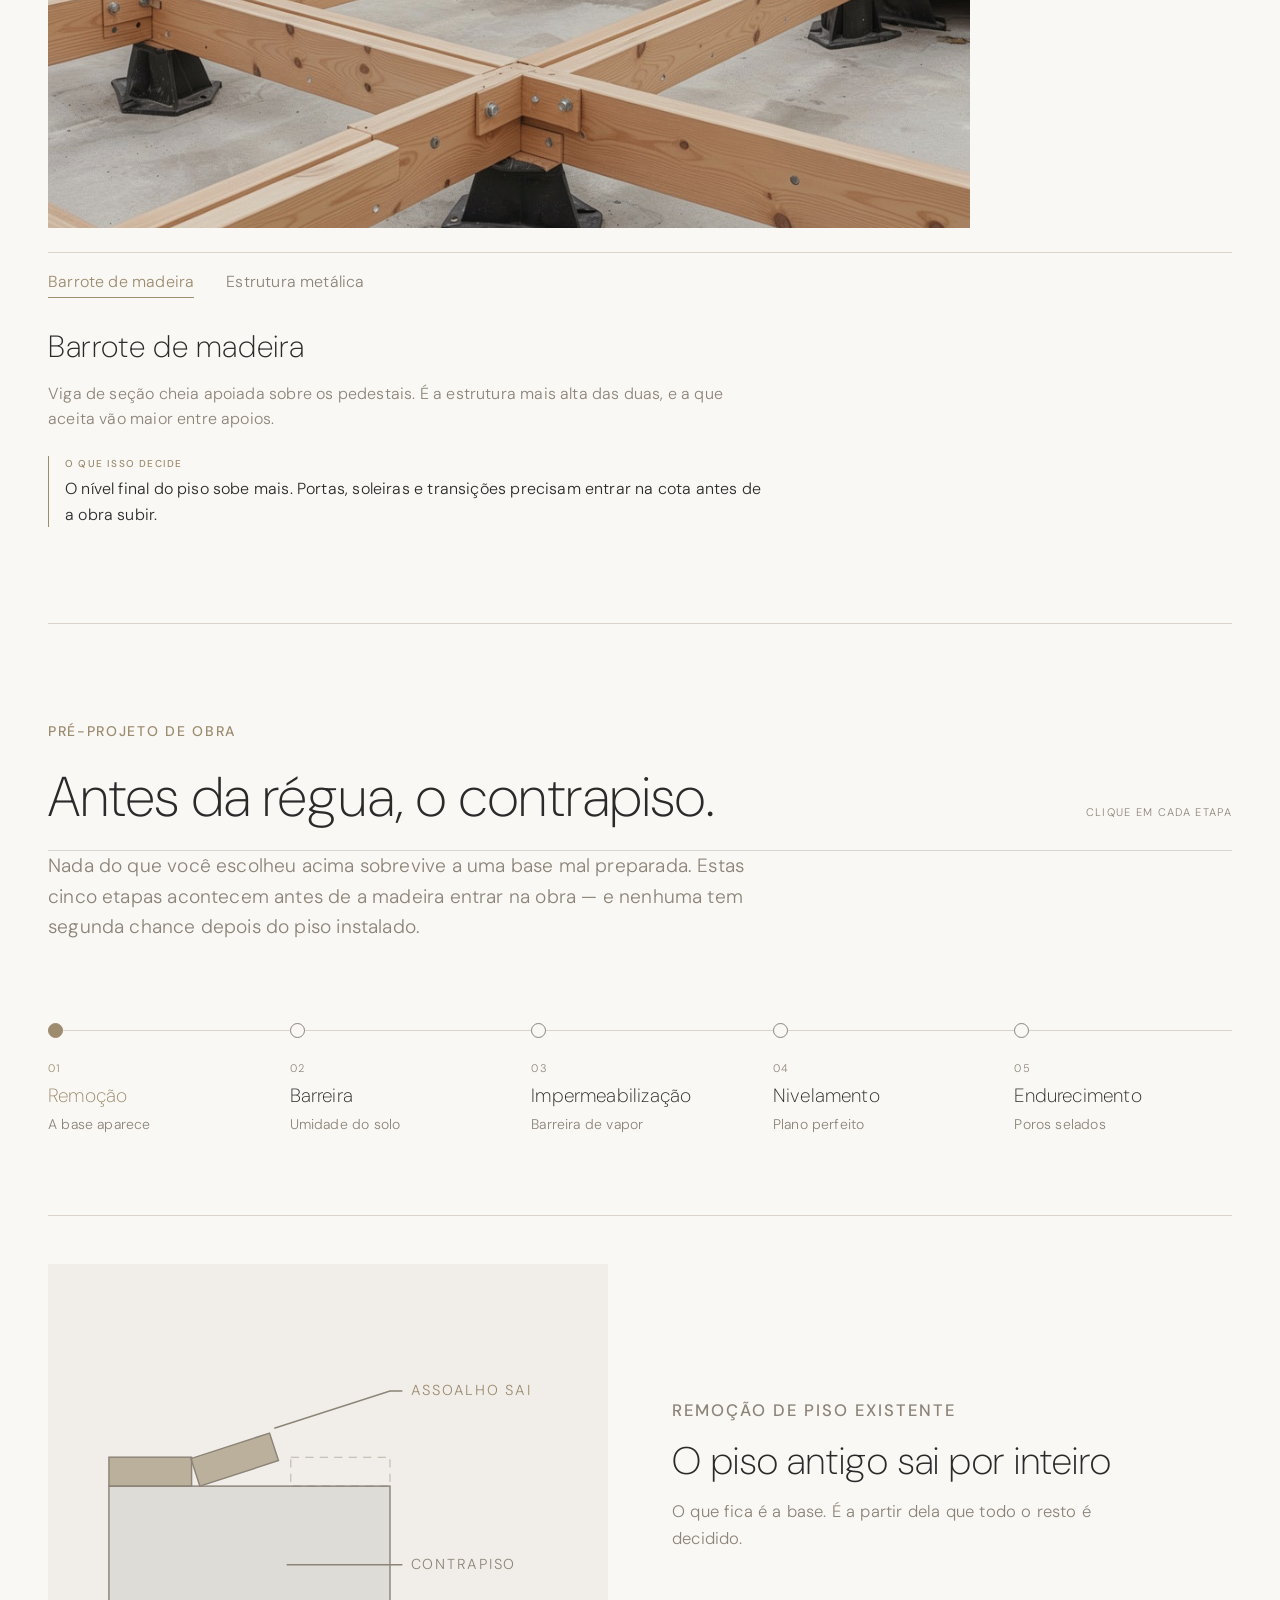
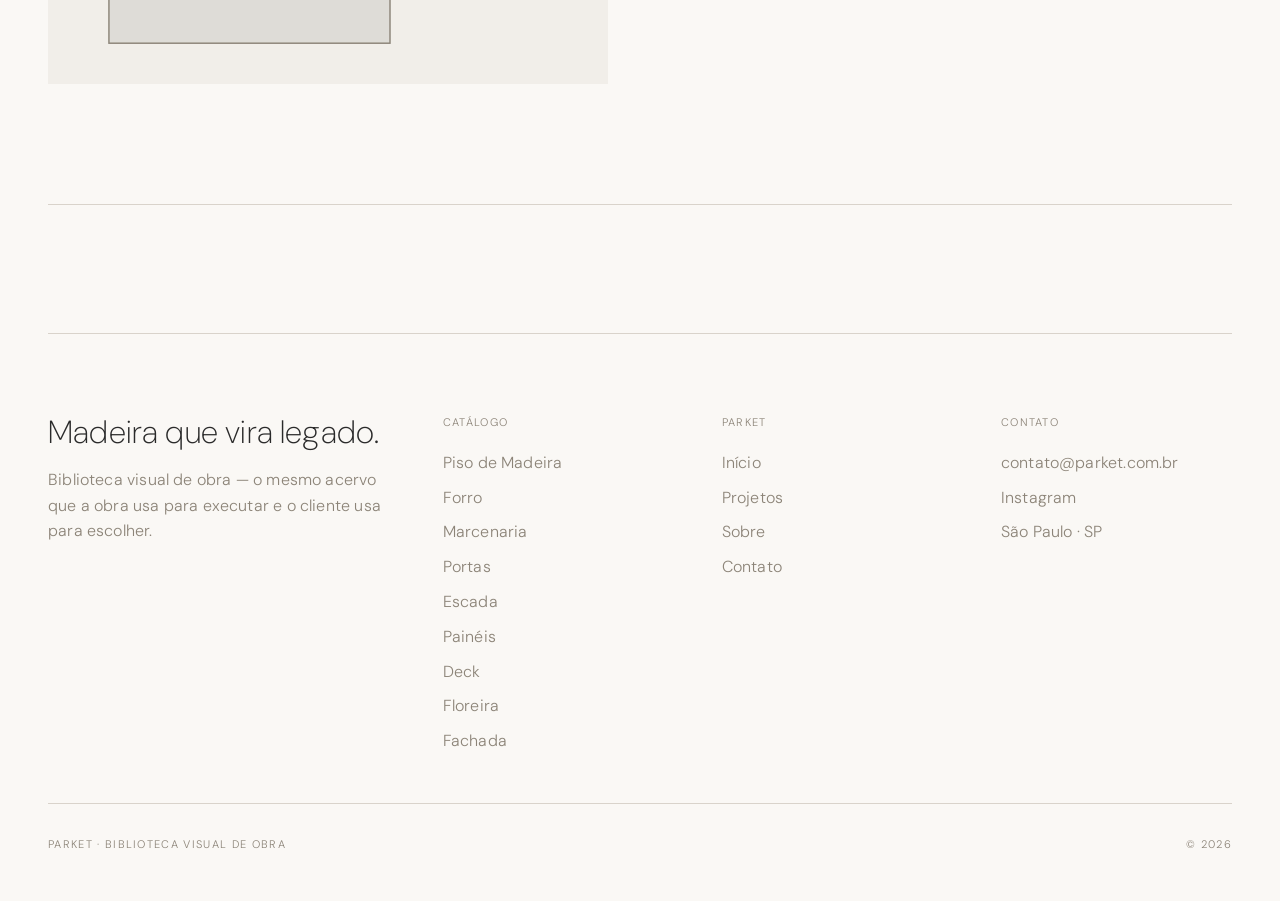
<file: piso.html>
<!doctype html>
<html lang="pt-BR">
<head>
<meta charset="utf-8">
<meta name="viewport" content="width=device-width, initial-scale=1">
<title>Piso de Madeira · Parket</title>
<meta name="description" content="Dezesseis detalhes desenhados do pacote de piso, do contrapiso ao rodapé, e o que a obra faz antes da madeira.">
<link rel="canonical" href="https://parket.com.br/piso.html">
<meta property="og:type" content="website">
<meta property="og:site_name" content="Parket">
<meta property="og:locale" content="pt_BR">
<meta property="og:url" content="https://parket.com.br/piso.html">
<meta property="og:title" content="Piso de Madeira · Parket">
<meta property="og:description" content="Dezesseis detalhes desenhados do pacote de piso, do contrapiso ao rodapé, e o que a obra faz antes da madeira.">
<meta property="og:image" content="https://parket.com.br/piso/reta.webp">
<meta name="twitter:card" content="summary_large_image">
<meta name="theme-color" content="#faf8f5">
<link rel="manifest" href="manifest.webmanifest">
<link rel="apple-touch-icon" href="assets/icone/apple-touch-icon.png">
<link rel="preconnect" href="https://fonts.googleapis.com">
<link rel="preconnect" href="https://fonts.gstatic.com" crossorigin>
<link href="https://fonts.googleapis.com/css2?family=DM+Sans:opsz,wght@9..40,200;9..40,300;9..40,400;9..40,500&display=swap" rel="stylesheet">
<link rel="stylesheet" href="assets/site.css">
<link rel="stylesheet" href="assets/escopo.css">
<link rel="stylesheet" href="assets/piso.css">
</head>
<body>

<main>
  <!-- Da abertura sobrou a migalha: a página entra direto na escolha.
       O título de primeiro nível passou a ser o do detalhamento. -->
  <section class="abertura so-migalha wrap">
    <p class="migalha"><a href="index.html">Catálogo</a><span>/</span>Piso de madeira</p>
  </section>

  <!-- ───────────── detalhamento ─────────────
       Abre a página: é a escolha que o cliente vem fazer. São os
       16 desenhos que são decisão de projeto. O SVG da pilha é
       escrito à mão para falar a mesma língua dos DXF: traço fino,
       rótulo em caixa alta, linha de chamada. Ele não ilustra um
       detalhe — mostra a seção que todos eles compartilham.

       A ordem da página segue daqui: escolher (detalhamento),
       aprofundar (piso elevado) e só então o que a obra faz por
       baixo (pré-projeto). O que se decide vem antes do que se
       executa.

       Paginação, sistema de instalação e início de paginação não
       entram como prancha: os dois primeiros são decisão de planta
       e o terceiro é a própria pilha. Ficam no texto, sem imagem.
       ───────────────────────────────────────── -->
  <section class="detalhe" id="detalhe">
    <div class="wrap">
      <p class="kicker">Detalhamento</p>
      <h1>Dezesseis desenhos, uma seção só.</h1>
      <p class="lead">Toda prancha deste pacote é a mesma seção — contrapiso regularizado, cola PU e assoalho Parket apoiado em toda a face, sem vão e sem sarrafo, que é o que dá o som cheio ao pisar. Do contrapiso ao rodapé, o que muda de uma para a outra é uma coisa só de lugar. Escolha o detalhe à esquerda: a pilha ao lado acende a camada em que ele mexe.</p>

      <p class="fora">Duas decisões não viram desenho nesta lista porque são de planta, e não de corte. A primeira é a paginação — reta, chevron, espinha de peixe, tabeira, versailles ou wood + marble: nenhuma delas muda a seção; mudam o corte, a perda e o ponto de partida. A segunda é esse ponto de partida. De onde sai a primeira régua definem-se o sentido das emendas, a régua que sobra na parede oposta e onde caem os cortes contra portas e soleiras. Marca-se no projeto; na obra já é tarde.</p>

      <div class="tec">
        <div class="tec-col">
          <!-- os cômodos da obra; tudo abaixo é marcado dentro deles -->
          <div class="ambientes" id="ambientes"></div>

          <nav class="tec-idx" id="tec-idx" aria-label="Detalhes de piso"></nav>

          <!-- o que foi marcado no índice, por ambiente. Montado por escopo.js -->
          <aside class="escopo" id="escopo" aria-label="Escopo escolhido" aria-live="polite"></aside>

          <figure class="pilha" id="pilha">
            <svg viewBox="0 0 240 118" role="img"
                 aria-label="Seção comum a todas as pranchas: contrapiso regularizado, cola PU e assoalho Parket">
              <!-- encontro: a borda onde o piso topa com outra coisa -->
              <g class="cam" data-cam="encontro" opacity="0">
                <path class="traco" d="M112 30 V106" stroke-dasharray="3 3"/>
                <path class="traco" d="M116 30 H140"/>
                <text class="rotulo-cam" x="144" y="33">NA BORDA</text>
              </g>
              <!-- assoalho -->
              <g class="cam" data-cam="assoalho">
                <rect class="corpo" x="4" y="44" width="108" height="12"/>
                <rect class="traco" x="4" y="44" width="108" height="12"/>
                <path class="traco" d="M116 50 H140"/>
                <text class="rotulo-cam" x="144" y="53">ASSOALHO</text>
              </g>
              <!-- cola: linha fina, rótulo puxado para baixo na diagonal
                   como nas linhas de chamada do próprio DXF -->
              <g class="cam" data-cam="cola">
                <rect class="corpo" x="4" y="56" width="108" height="5"/>
                <rect class="traco" x="4" y="56" width="108" height="5"/>
                <path class="traco" d="M116 58.5 L134 66 H140"/>
                <text class="rotulo-cam" x="144" y="69">COLA PU</text>
              </g>
              <!-- contrapiso: encosta na cola, para que a pilha siga
                   fechada quando não há camada intercalada -->
              <g class="cam" data-cam="contrapiso">
                <rect class="corpo" x="4" y="61" width="108" height="45"/>
                <rect class="traco" x="4" y="61" width="108" height="45"/>
                <path class="traco" d="M116 95 L134 100 H140"/>
                <text class="rotulo-cam" x="144" y="103">CONTRAPISO</text>
              </g>
              <!-- intercalada: barrote, suporte telescópico ou tubulação
                   aquecida. Assenta sobre o topo do contrapiso. -->
              <g class="cam" data-cam="entre" opacity="0">
                <rect class="corpo" x="4" y="61" width="108" height="11"/>
                <rect class="traco" x="4" y="61" width="108" height="11"/>
                <path class="traco" d="M116 66.5 L134 82 H140"/>
                <text class="rotulo-cam" x="144" y="85">INTERCALADA</text>
              </g>
            </svg>
            <figcaption class="legenda-pilha" id="pilha-nota"></figcaption>
          </figure>
        </div>

        <div class="tec-vis">
          <figure class="prancha" id="prancha"></figure>
          <div class="tec-var" id="tec-var" role="group" aria-label="Variantes do detalhe"></div>
          <div class="tec-txt" id="tec-txt"></div>
        </div>
      </div>
    </div>
  </section>

  <!-- ───────────── piso elevado ─────────────
       Vem logo depois do índice porque é o desdobramento de um
       item dele — o 2.4, que ali é traço e aqui é foto. As duas
       são a mesma cena, do mesmo ponto: o pedestal preto aparece
       nas duas, e só a viga em cima dele troca. Por isso a
       comparação é feita por troca no mesmo lugar, e não lado a
       lado — o olho fica parado e vê o que mudou.
       ───────────────────────────────────────── -->
  <section class="elev wrap" id="elevado">
    <p class="kicker">Piso elevado</p>
    <div class="secao-cab">
      <h2 class="etapas-tit">O pedestal é o mesmo. A viga é que muda.</h2>
      <span class="secao-marca">Duas estruturas</span>
    </div>
    <p class="lead">Dos dezesseis detalhes, este é o que mais mexe no prédio — por isso ganha foto e não só corte. Os dois sistemas partem do mesmo apoio regulável sobre a laje. O que os separa é o que se apoia em cima dele, e é essa peça que decide altura, vão e prazo.</p>

    <figure class="elev-palco">
      <img src="assets/render/elevado-barrote.jpg" alt="Piso elevado com barrote de madeira sobre pedestais" data-elev="barrote" class="on" loading="lazy" decoding="async">
      <img src="assets/render/elevado-metalica.jpg" alt="Piso elevado com estrutura metálica sobre pedestais" data-elev="metalica" loading="lazy" decoding="async">
    </figure>

    <div class="elev-opcoes" role="group" aria-label="Estrutura do piso elevado">
      <button class="elev-op" type="button" data-ir="barrote" aria-pressed="true">Barrote de madeira</button>
      <button class="elev-op" type="button" data-ir="metalica" aria-pressed="false">Estrutura metálica</button>
    </div>

    <div class="elev-txt" id="elev-txt"></div>
  </section>

  <!-- ───────────── antes da madeira ─────────────
       As cinco etapas de pré-obra, em corte desenhado (secoes.js).
       Vêm de SERVICOS — a mesma fonte que alimenta a home.

       Fecham a página de propósito: primeiro o que se escolhe e
       quanto custa, depois o trabalho que ninguém vê e que é o
       que sustenta o preço.
       ───────────────────────────────────────────── -->
  <section class="etapas wrap">
    <p class="kicker">Pré-projeto de obra</p>
    <div class="secao-cab">
      <h2 class="etapas-tit">Antes da régua, o contrapiso.</h2>
      <span class="secao-marca">Clique em cada etapa</span>
    </div>
    <p class="lead">Nada do que você escolheu acima sobrevive a uma base mal preparada. Estas cinco etapas acontecem antes de a madeira entrar na obra — e nenhuma tem segunda chance depois do piso instalado.</p>
    <!-- só as cinco de pré-obra: paginação e rodapé têm seção própria -->
    <div id="etapas" data-limite="5" data-formato="linha"></div>
  </section>

  <nav class="vizinhas wrap" id="vizinhas" aria-label="Outras categorias"></nav>
</main>

<footer data-rodape></footer>

<script>
/* ── piso elevado ────────────────────────────────────────────
   Duas fotos empilhadas, trocadas por opacidade. Nada recarrega:
   a cena é a mesma, e o corte entre uma e outra tem de ser
   instantâneo para o olho ver a viga trocar. */
(function(){
  'use strict';
  var palco = document.querySelector('.elev-palco');
  if (!palco) return;

  var TEXTO = {
    barrote:{
      t:'Barrote de madeira',
      p:'Viga de seção cheia apoiada sobre os pedestais. É a estrutura mais alta das duas, e a que aceita vão maior entre apoios.',
      i:'O nível final do piso sobe mais. Portas, soleiras e transições precisam entrar na cota antes de a obra subir.'
    },
    metalica:{
      t:'Estrutura metálica',
      p:'Perfil de aço galvanizado, seção bem mais fina e baixa que o barrote, parafusado sobre os mesmos pedestais.',
      i:'Ganha altura menor com a mesma capacidade. É a saída quando o pé-direito ou a cota da soleira não deixam o piso subir.'
    }
  };

  var fotos = [].slice.call(palco.querySelectorAll('[data-elev]'));
  var botoes = [].slice.call(document.querySelectorAll('.elev-op'));
  var txt = document.getElementById('elev-txt');

  function ver(id){
    fotos.forEach(function(f){ f.classList.toggle('on', f.dataset.elev === id); });
    botoes.forEach(function(b){ b.setAttribute('aria-pressed', String(b.dataset.ir === id)); });
    var d = TEXTO[id];
    txt.innerHTML = '<h3>' + d.t + '</h3><p>' + d.p + '</p>' +
      '<p class="elev-imp"><b>O que isso decide</b>' + d.i + '</p>';
  }

  botoes.forEach(function(b){
    b.addEventListener('click', function(){ ver(b.dataset.ir); });
  });
  ver('barrote');
})();
</script>

<script src="assets/dados.js"></script>
<!-- os cortes das etapas de pré-obra; categoria.js os prefere à foto -->
<script src="assets/secoes.js"></script>
<script src="assets/site.js"></script>
<script src="assets/categoria.js"></script>
<script src="assets/detalhamento.js"></script>
<!-- escopo.js enriquece o índice que detalhamento.js montou: vem depois -->
<script src="assets/precos.js"></script>
<script src="assets/escopo.js"></script>
</body>
</html>
</file>
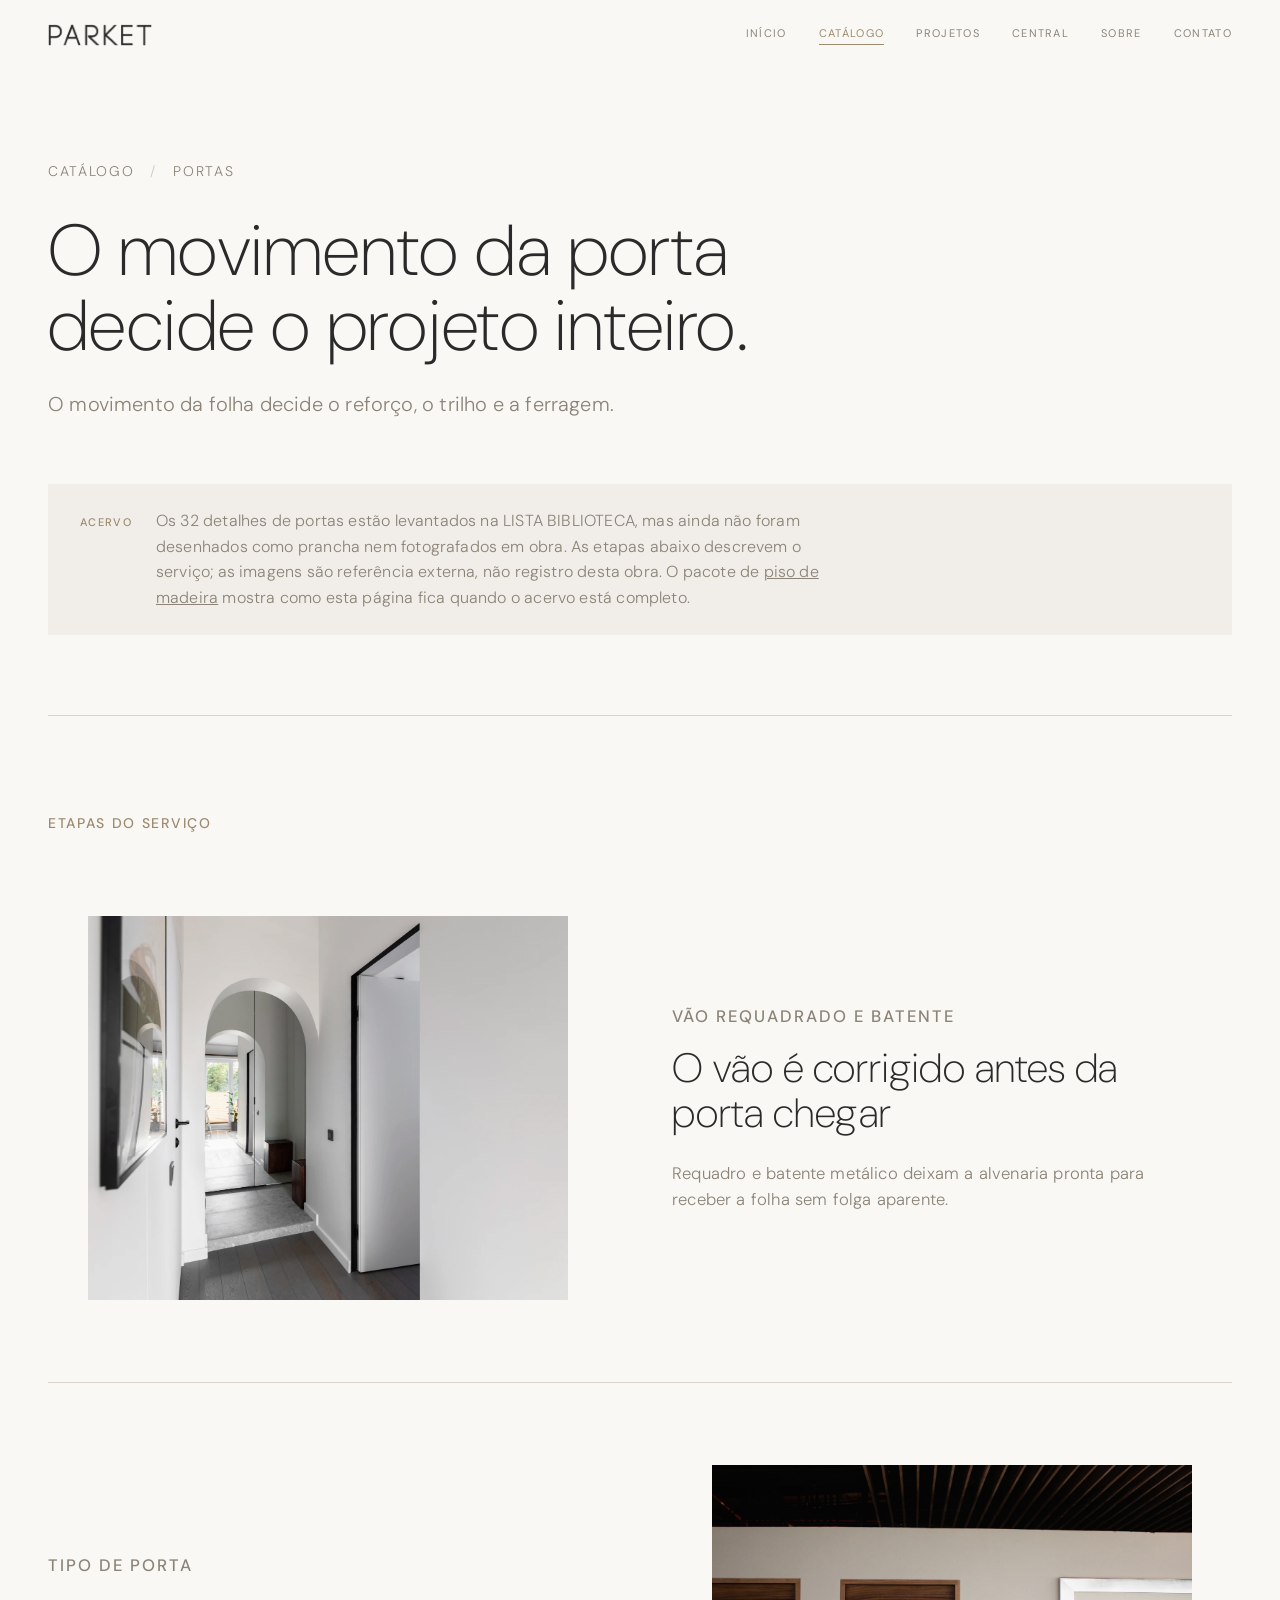
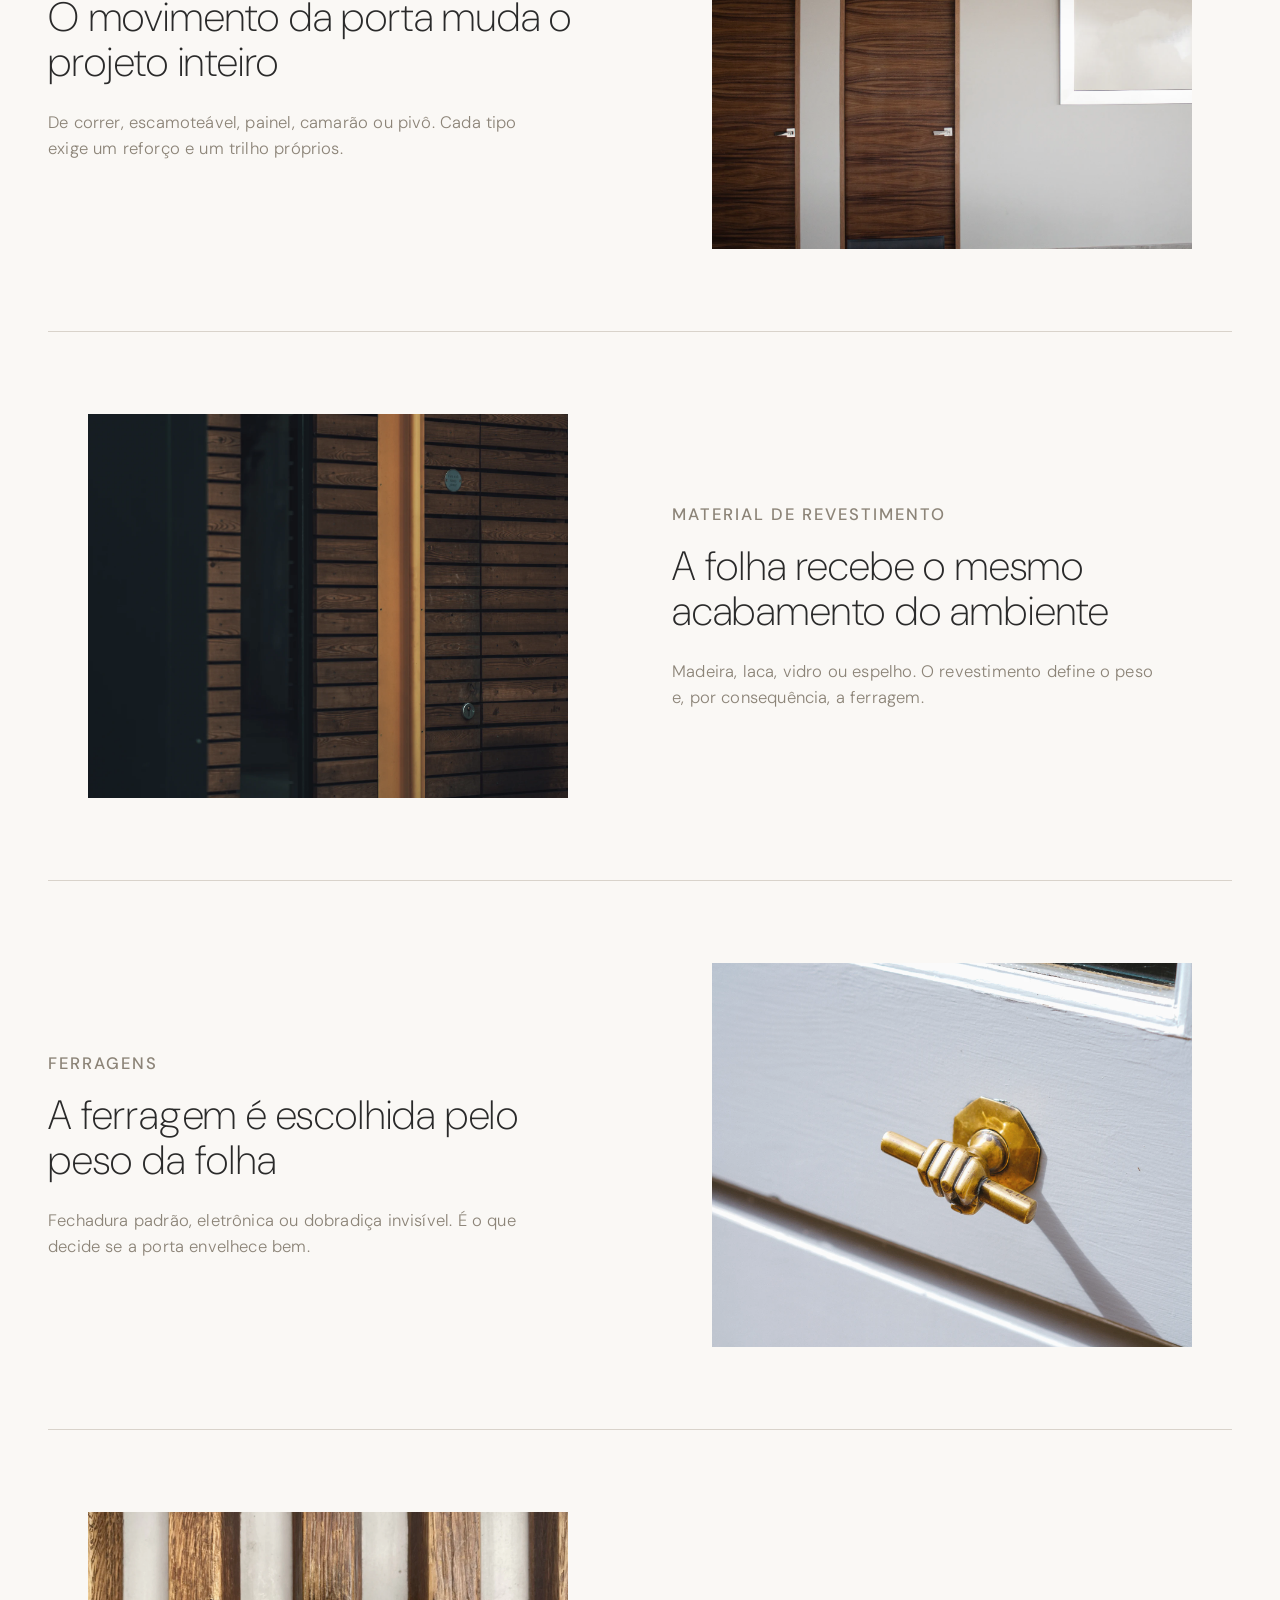
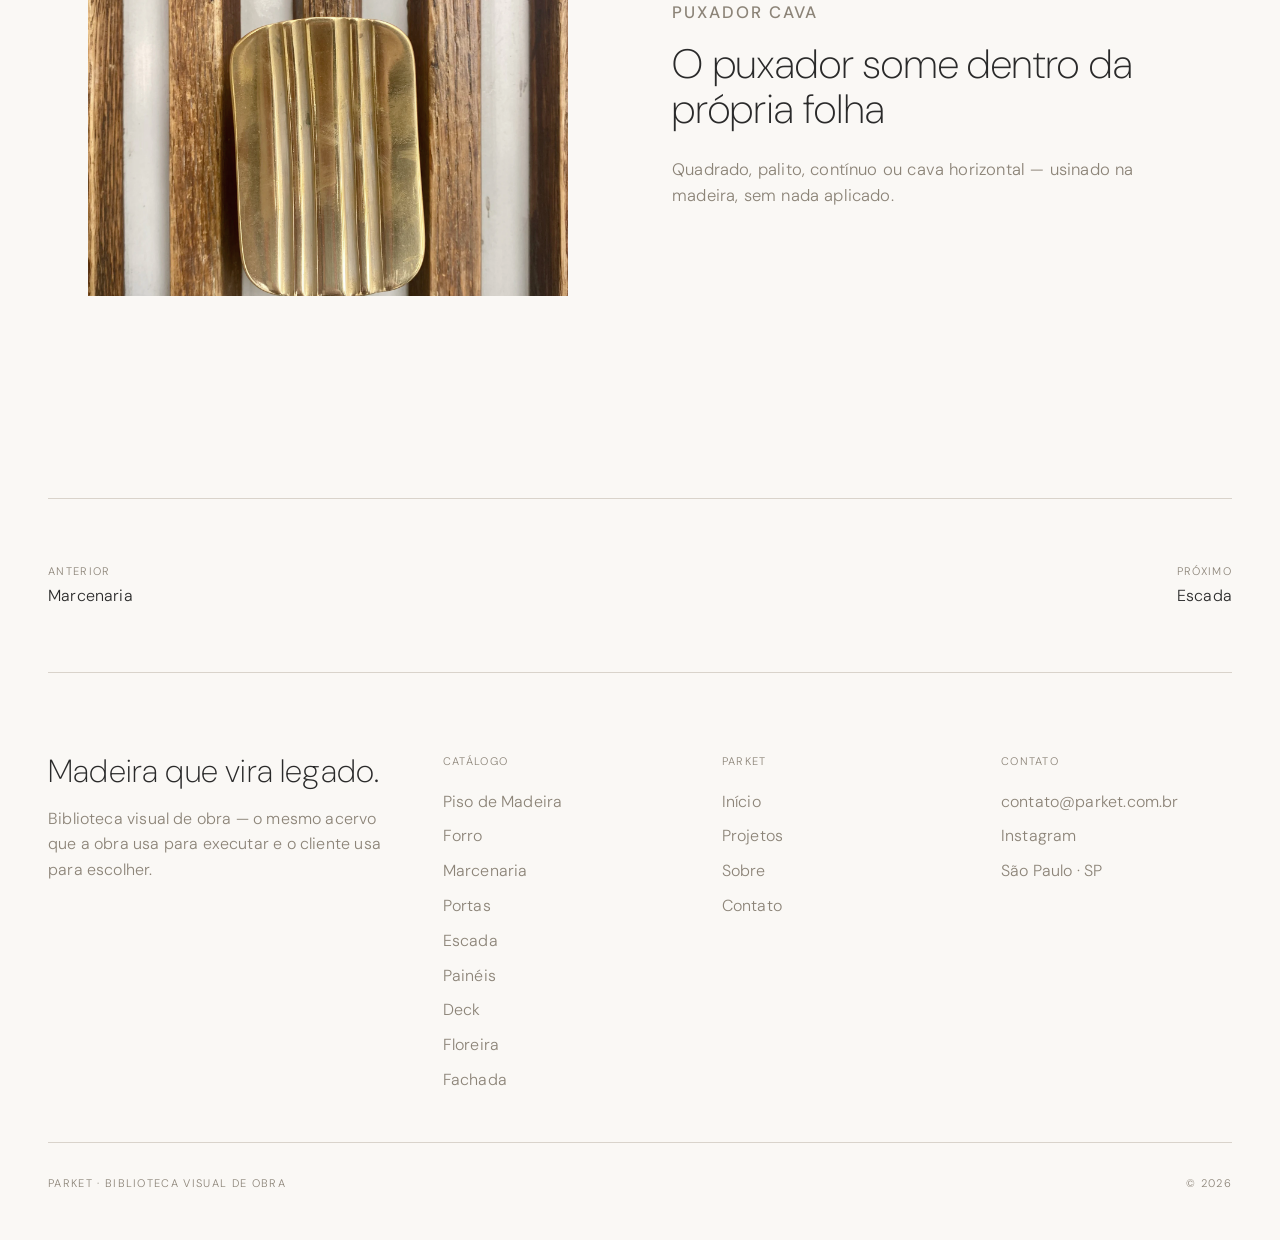
<file: portas.html>
<!doctype html>
<html lang="pt-BR">
<head>
<meta charset="utf-8">
<meta name="viewport" content="width=device-width, initial-scale=1">
<title>Portas · Parket</title>
<meta name="description" content="O movimento da folha decide o reforço, o trilho e a ferragem.">
<link rel="canonical" href="https://parket.com.br/portas.html">
<meta property="og:type" content="website">
<meta property="og:site_name" content="Parket">
<meta property="og:locale" content="pt_BR">
<meta property="og:url" content="https://parket.com.br/portas.html">
<meta property="og:title" content="Portas · Parket">
<meta property="og:description" content="O movimento da folha decide o reforço, o trilho e a ferragem.">
<meta property="og:image" content="https://parket.com.br/piso/reta.webp">
<meta name="twitter:card" content="summary_large_image">
<meta name="theme-color" content="#faf8f5">
<link rel="manifest" href="manifest.webmanifest">
<link rel="apple-touch-icon" href="assets/icone/apple-touch-icon.png">
<link rel="preconnect" href="https://fonts.googleapis.com">
<link rel="preconnect" href="https://fonts.gstatic.com" crossorigin>
<link href="https://fonts.googleapis.com/css2?family=DM+Sans:opsz,wght@9..40,200;9..40,300;9..40,400;9..40,500&display=swap" rel="stylesheet">
<link rel="stylesheet" href="assets/site.css">
</head>
<body>

<main>
  <section class="abertura wrap">
    <p class="migalha"><a href="index.html">Catálogo</a><span>/</span>Portas</p>
    <h1>O movimento da porta decide o projeto inteiro.</h1>
    <p class="lead">O movimento da folha decide o reforço, o trilho e a ferragem.</p>

    <div class="aviso">
      <b>Acervo</b>
      <p>Os 32 detalhes de portas estão levantados na LISTA BIBLIOTECA, mas ainda não foram desenhados como prancha nem fotografados em obra. As etapas abaixo descrevem o serviço; as imagens são referência externa, não registro desta obra. O pacote de <a href="piso.html">piso de madeira</a> mostra como esta página fica quando o acervo está completo.</p>
    </div>
  </section>

  <section class="etapas wrap">
    <p class="kicker">Etapas do serviço</p>
    <div id="etapas"></div>
  </section>

  <nav class="vizinhas wrap" id="vizinhas" aria-label="Outras categorias"></nav>
</main>

<footer data-rodape></footer>

<script src="assets/dados.js"></script>
<script src="assets/site.js"></script>
<script src="assets/categoria.js"></script>
</body>
</html>
</file>
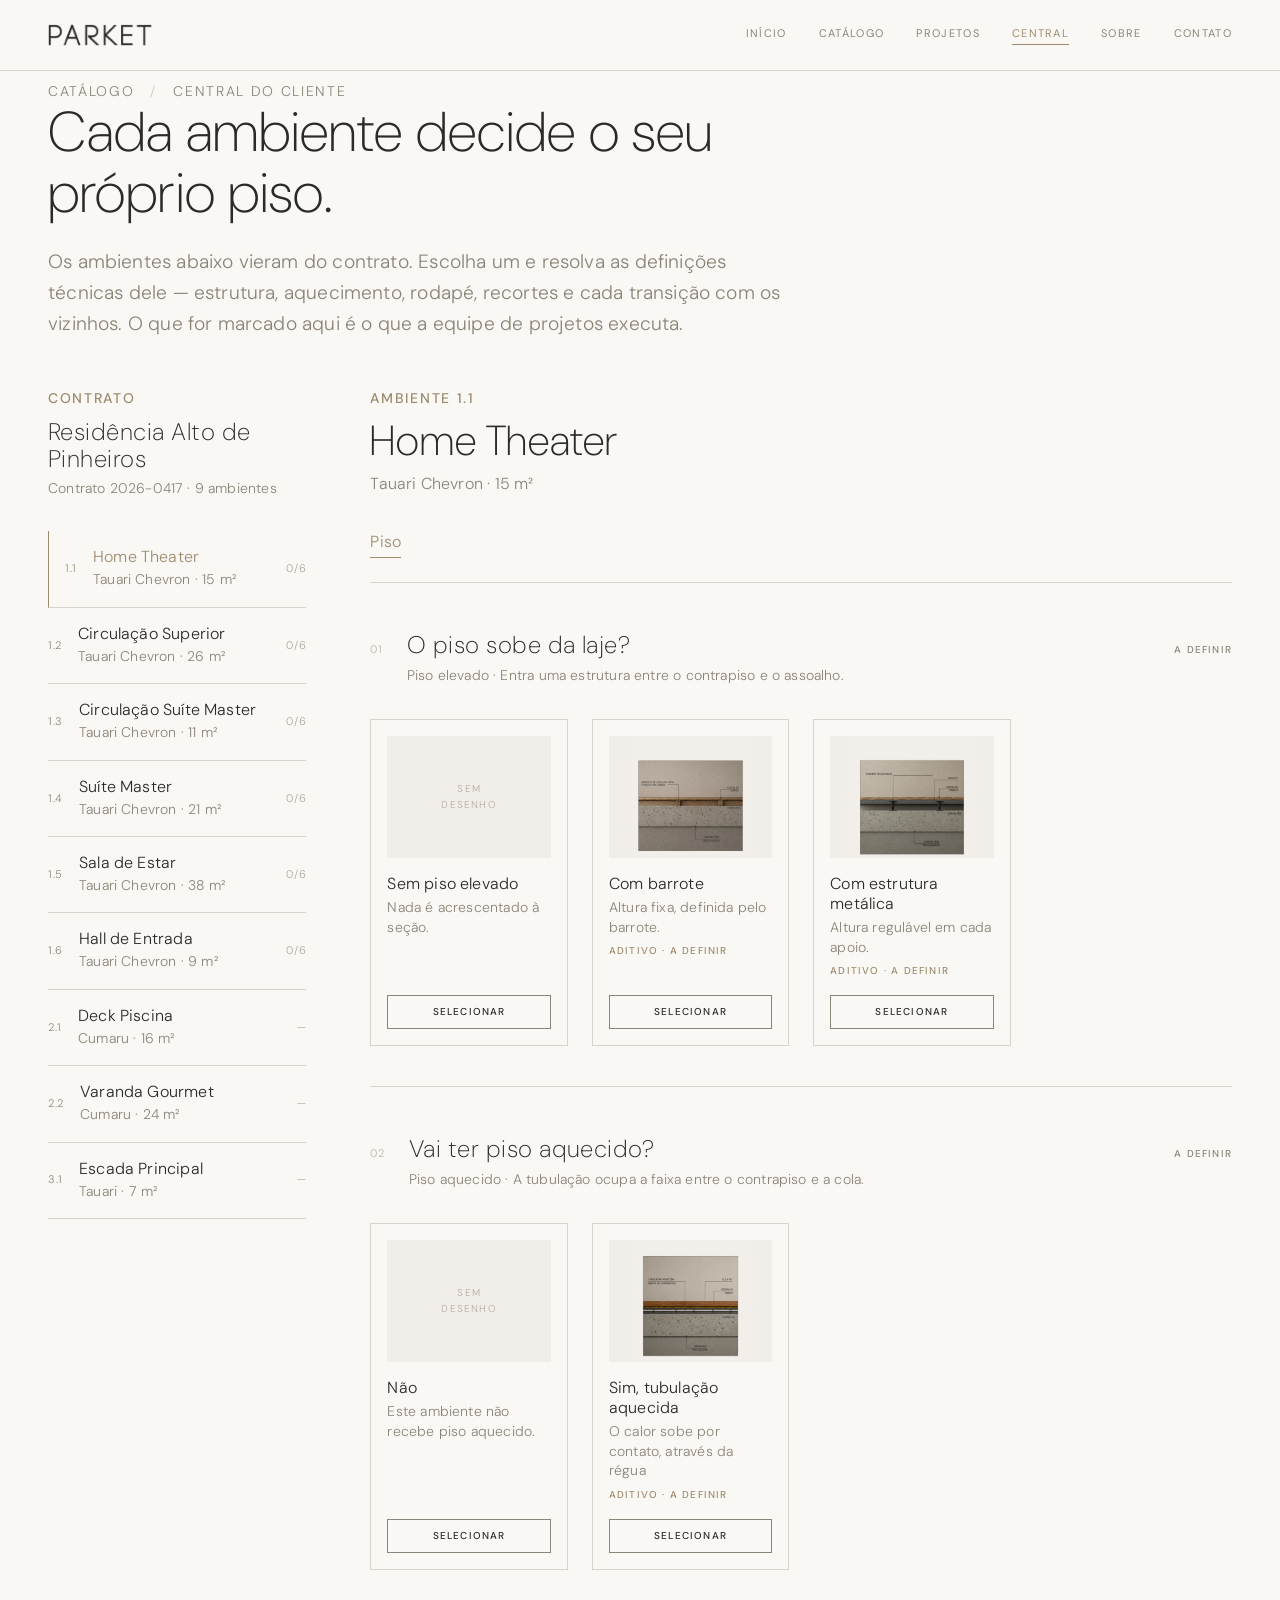
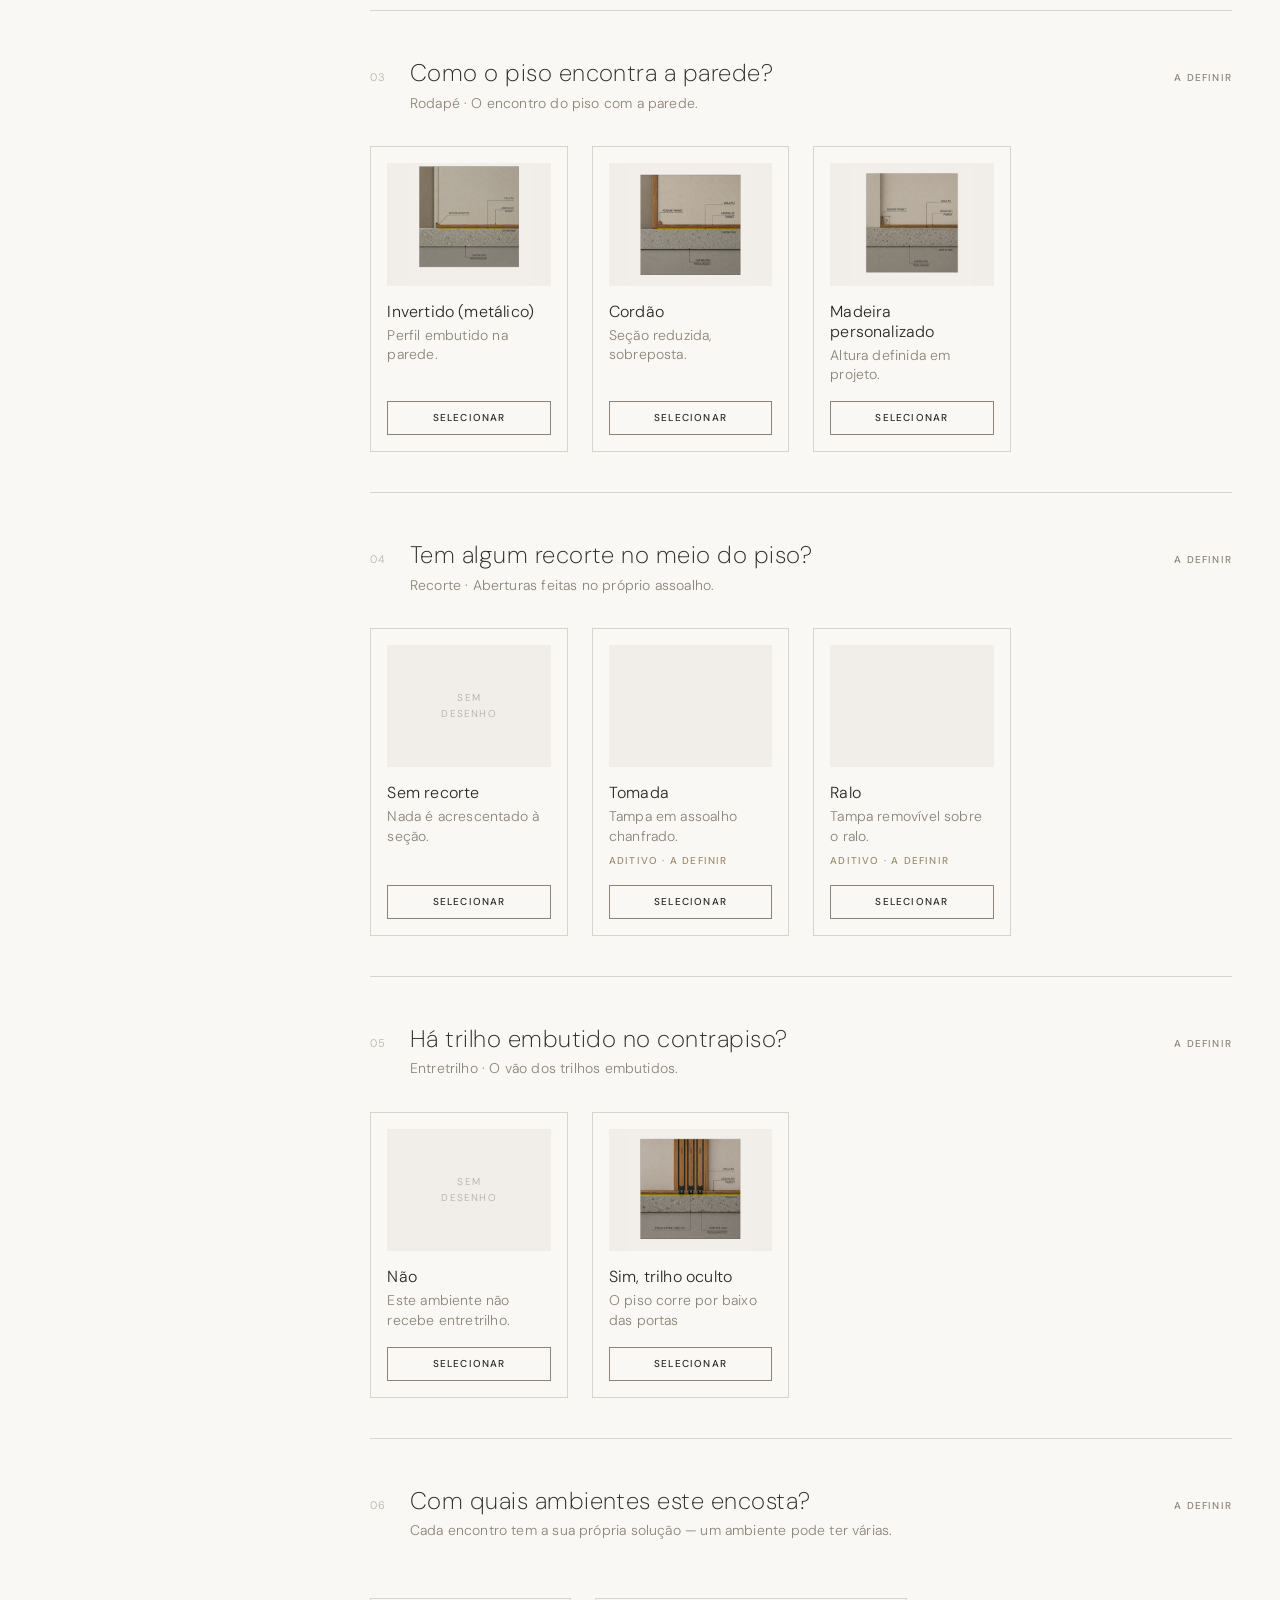
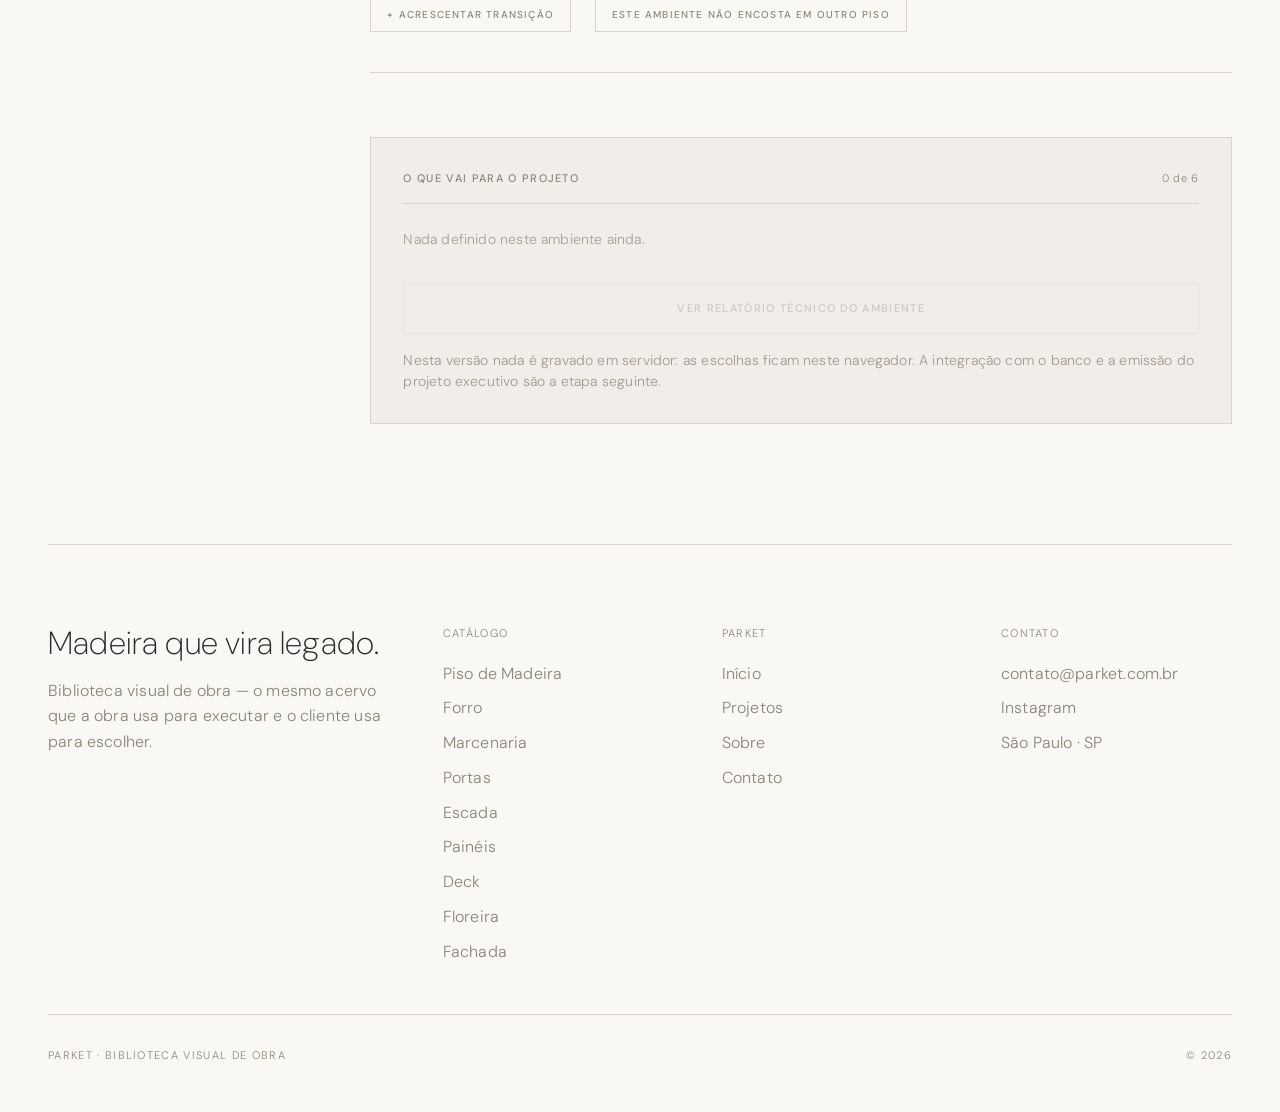
<file: projeto.html>
<!doctype html>
<html lang="pt-BR">
<head>
<meta charset="utf-8">
<meta name="viewport" content="width=device-width, initial-scale=1">
<title>Definição Técnica · Parket</title>
<meta name="description" content="Central do cliente: defina as características técnicas de cada ambiente da obra, ambiente por ambiente.">
<meta name="robots" content="noindex">
<meta property="og:type" content="website">
<meta property="og:site_name" content="Parket">
<meta property="og:locale" content="pt_BR">
<meta property="og:title" content="Definição Técnica · Parket">
<meta property="og:description" content="Central do cliente: defina as características técnicas de cada ambiente da obra.">
<meta name="theme-color" content="#faf8f5">
<link rel="manifest" href="manifest.webmanifest">
<link rel="apple-touch-icon" href="assets/icone/apple-touch-icon.png">
<link rel="preconnect" href="https://fonts.googleapis.com">
<link rel="preconnect" href="https://fonts.gstatic.com" crossorigin>
<link href="https://fonts.googleapis.com/css2?family=DM+Sans:opsz,wght@9..40,200;9..40,300;9..40,400;9..40,500&display=swap" rel="stylesheet">
<link rel="stylesheet" href="assets/site.css">
<link rel="stylesheet" href="assets/projeto.css">
</head>
<body>

<main>
  <!-- ───────────── definição técnica ─────────────
       A Central do Cliente. Os ambientes vêm do contrato; para
       cada um, o cliente resolve as definições técnicas por
       assunto, e o que ele marca vira o pré-projeto.

       Duas coisas que a tela assume e diz em voz alta:
       · nada é global — a mesma obra tem piso aquecido num
         ambiente e não tem no outro;
       · transição é lista, não campo — um ambiente encosta em
         vários outros e cada encontro se resolve sozinho.

       Nesta versão não há servidor: as escolhas ficam no
       navegador. Onde o sistema gravaria ou emitiria documento,
       a tela mostra o conteúdo e declara o que faria.
       ───────────────────────────────────────────── -->
  <section class="def wrap" id="def">
    <p class="migalha"><a href="index.html">Catálogo</a><span>/</span>Central do cliente</p>
    <h1 class="display" style="font-size:clamp(var(--text-h3),4.4vw,var(--text-h1));max-width:22ch">Cada ambiente decide o seu próprio piso.</h1>
    <p class="lead" style="color:var(--apagado);max-width:58ch;margin-top:var(--s-3);font-size:clamp(var(--text-body),1.5vw,var(--text-body-lg))">
      Os ambientes abaixo vieram do contrato. Escolha um e resolva as definições
      técnicas dele — estrutura, aquecimento, rodapé, recortes e cada transição
      com os vizinhos. O que for marcado aqui é o que a equipe de projetos executa.
    </p>

    <div id="definicao"></div>
  </section>
</main>

<footer data-rodape></footer>

<script src="assets/dados.js"></script>
<script src="assets/ambientes.js"></script>
<script src="assets/precos.js"></script>
<script src="assets/site.js"></script>
<script src="assets/projeto.js"></script>
</body>
</html>
</file>
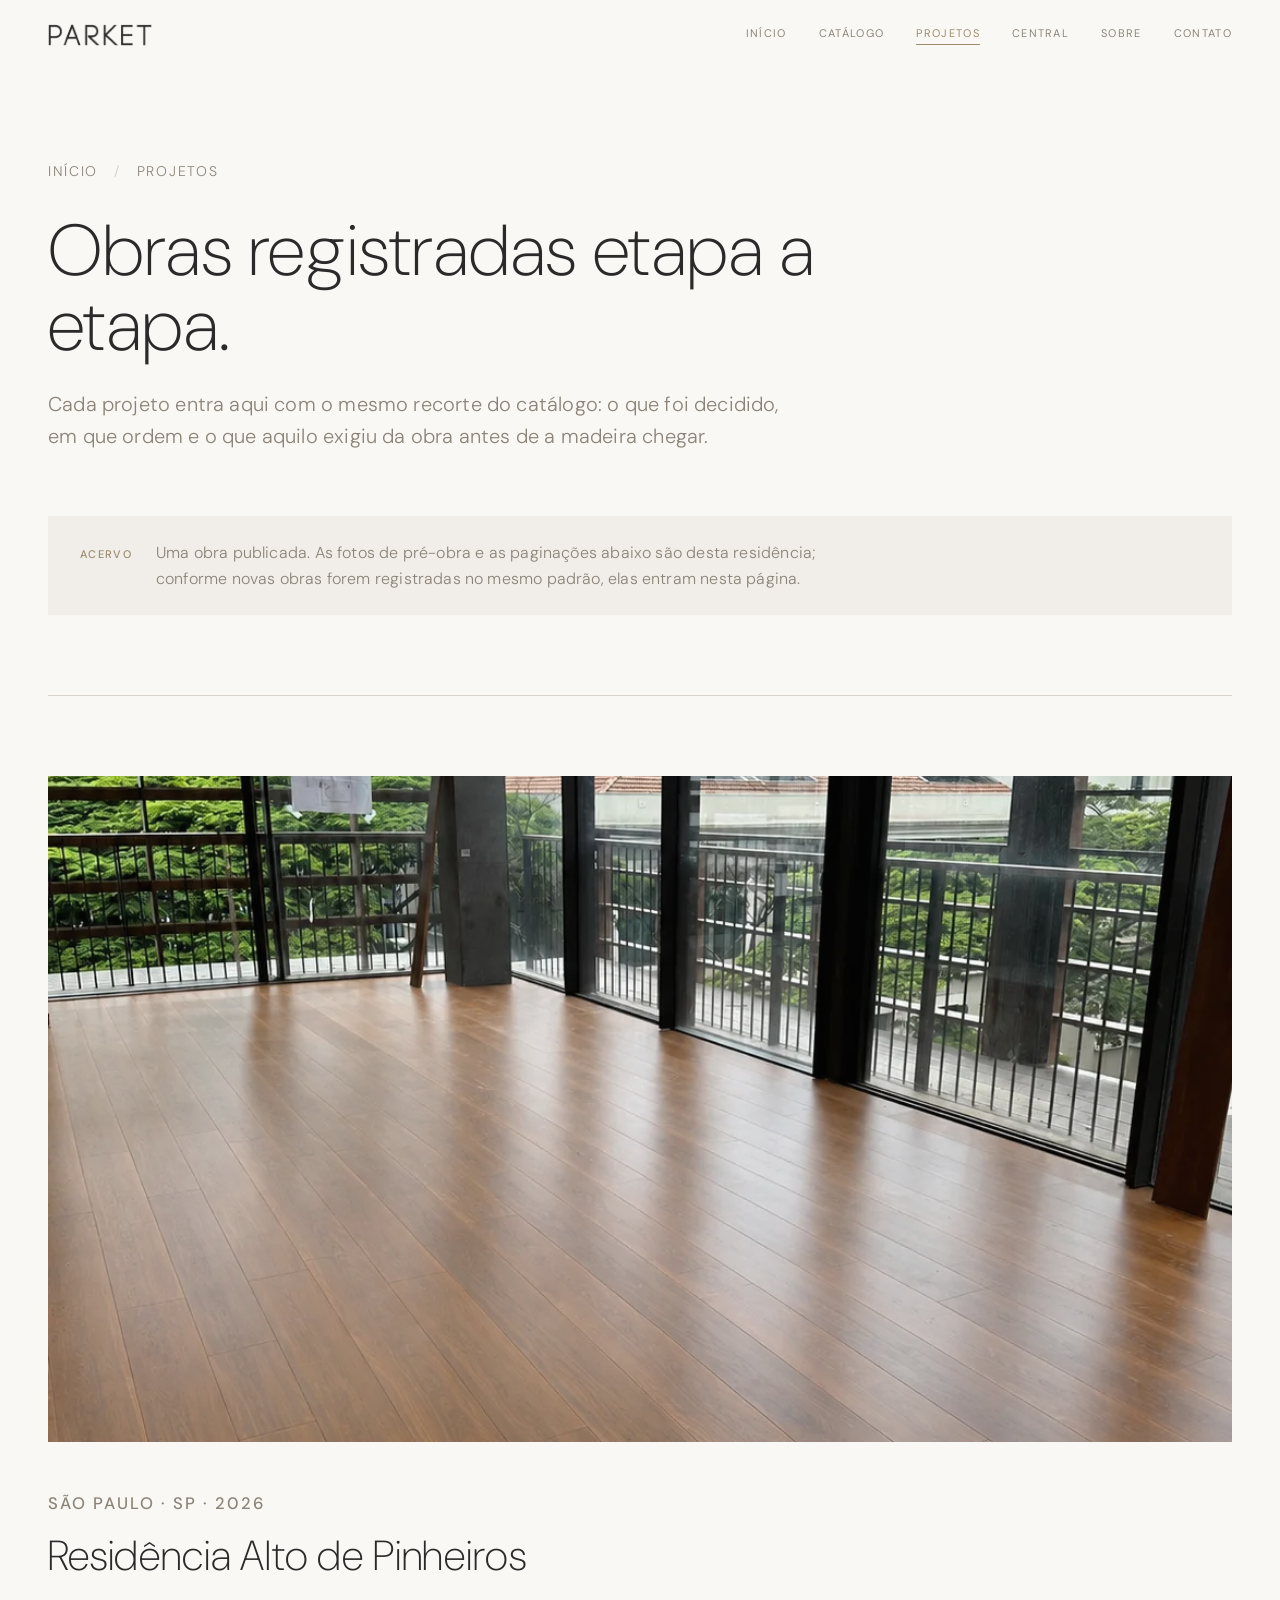
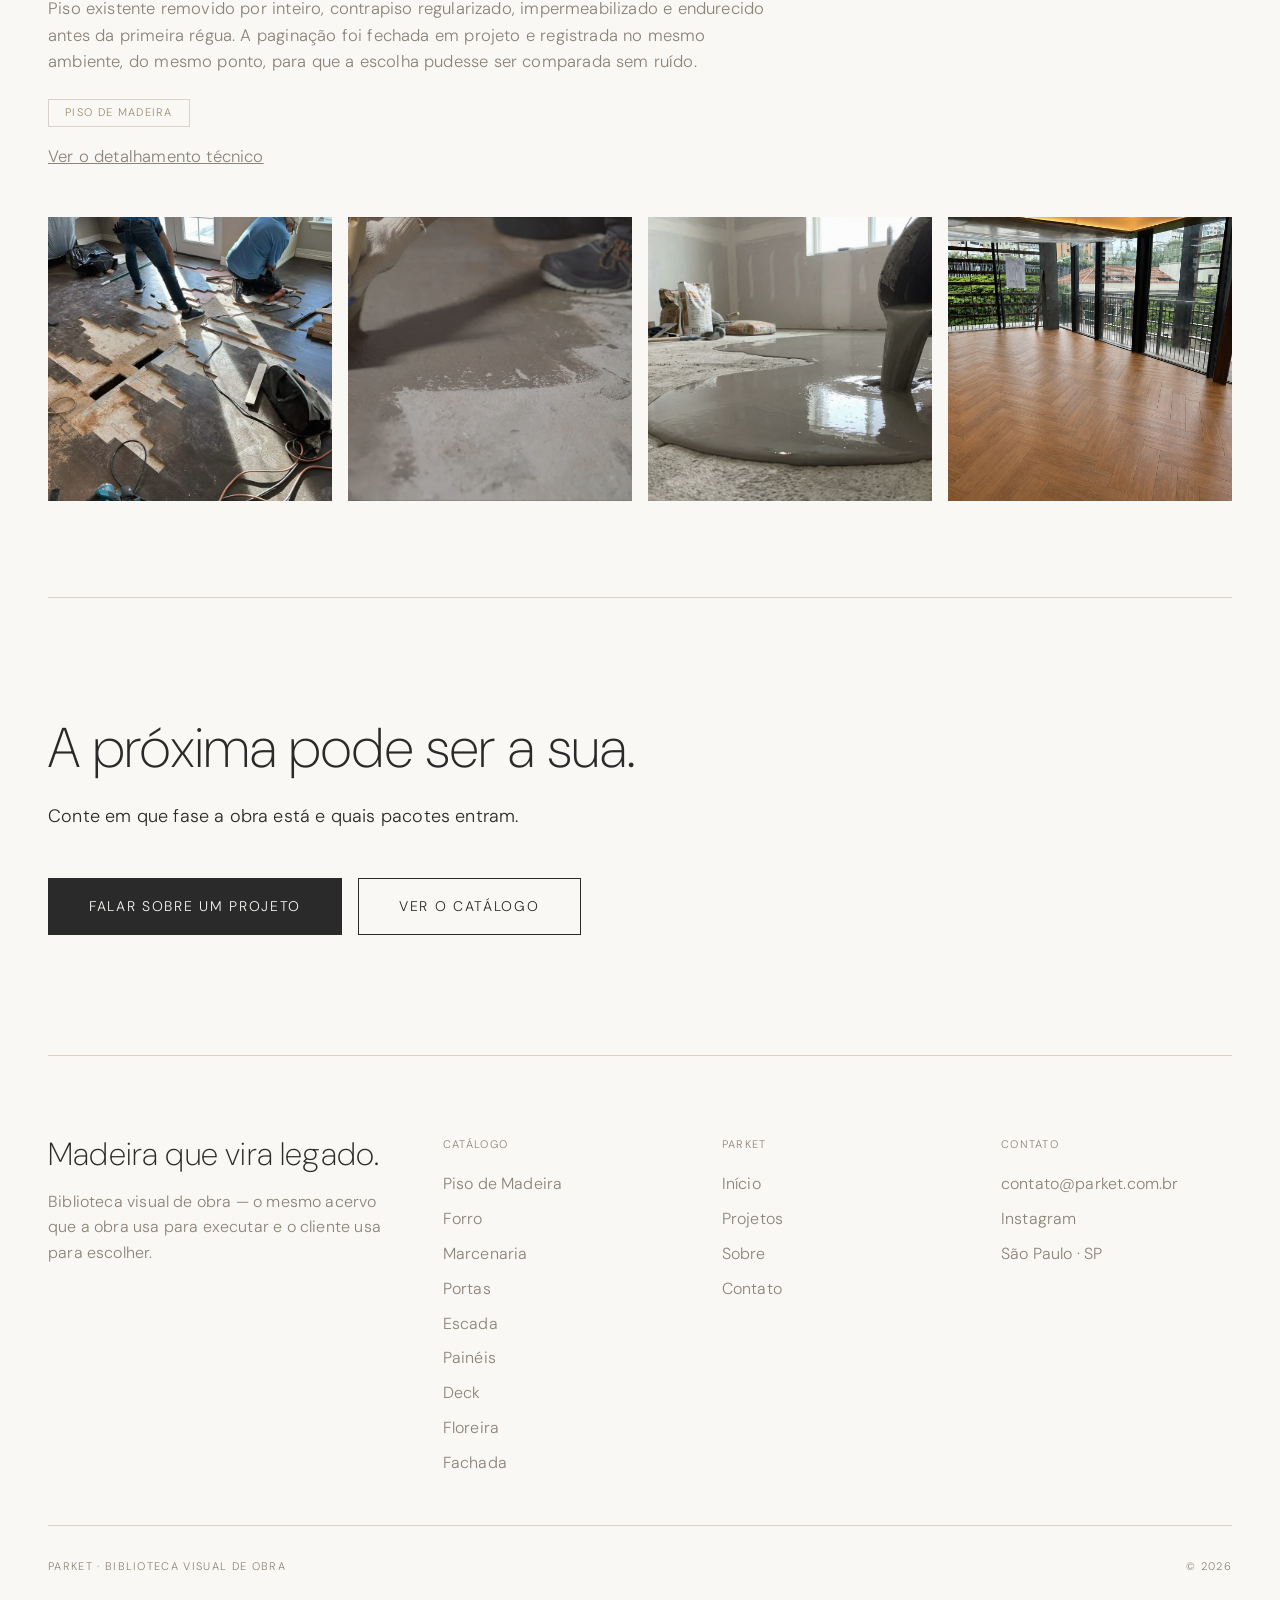
<file: projetos.html>
<!doctype html>
<html lang="pt-BR">
<head>
<meta charset="utf-8">
<meta name="viewport" content="width=device-width, initial-scale=1">
<title>Projetos · Parket</title>
<meta name="description" content="Obras da Parket registradas etapa a etapa, do contrapiso ao acabamento.">
<link rel="canonical" href="https://parket.com.br/projetos.html">
<meta property="og:type" content="website">
<meta property="og:site_name" content="Parket">
<meta property="og:locale" content="pt_BR">
<meta property="og:url" content="https://parket.com.br/projetos.html">
<meta property="og:title" content="Projetos · Parket">
<meta property="og:description" content="Obras da Parket registradas etapa a etapa, do contrapiso ao acabamento.">
<meta property="og:image" content="https://parket.com.br/piso/reta.webp">
<meta name="twitter:card" content="summary_large_image">
<meta name="theme-color" content="#faf8f5">
<link rel="manifest" href="manifest.webmanifest">
<link rel="apple-touch-icon" href="assets/icone/apple-touch-icon.png">
<link rel="preconnect" href="https://fonts.googleapis.com">
<link rel="preconnect" href="https://fonts.gstatic.com" crossorigin>
<link href="https://fonts.googleapis.com/css2?family=DM+Sans:opsz,wght@9..40,200;9..40,300;9..40,400;9..40,500&display=swap" rel="stylesheet">
<link rel="stylesheet" href="assets/site.css">
</head>
<body>

<main>
  <section class="abertura wrap">
    <p class="migalha"><a href="index.html">Início</a><span>/</span>Projetos</p>
    <h1>Obras registradas etapa a etapa.</h1>
    <p class="lead">Cada projeto entra aqui com o mesmo recorte do catálogo: o que foi decidido, em que ordem e o que aquilo exigiu da obra antes de a madeira chegar.</p>

    <div class="aviso">
      <b>Acervo</b>
      <p>Uma obra publicada. As fotos de pré-obra e as paginações abaixo são desta residência; conforme novas obras forem registradas no mesmo padrão, elas entram nesta página.</p>
    </div>
  </section>

  <section class="obras wrap" id="obras"></section>

  <section class="chamada wrap">
    <p class="frase-grande">A próxima pode ser a sua.</p>
    <p class="lead">Conte em que fase a obra está e quais pacotes entram.</p>
    <p class="acoes">
      <a class="botao" href="contato.html">Falar sobre um projeto</a>
      <a class="botao vazado" href="index.html">Ver o catálogo</a>
    </p>
  </section>
</main>

<footer data-rodape></footer>

<script src="assets/dados.js"></script>
<script src="assets/site.js"></script>
<script>
/* As obras usam o mesmo acervo do catálogo: as fotos de pré-obra do
   pacote de piso e as paginações registradas no ambiente. Publicar
   uma obra nova é acrescentar um item aqui. */
var OBRAS = [
  {
    nome:'Residência Alto de Pinheiros',
    local:'São Paulo · SP',
    ano:'2026',
    pacotes:['Piso de madeira'],
    texto:'Piso existente removido por inteiro, contrapiso regularizado, impermeabilizado e endurecido antes da primeira régua. A paginação foi fechada em projeto e registrada no mesmo ambiente, do mesmo ponto, para que a escolha pudesse ser comparada sem ruído.',
    capa:'piso/reta.webp',
    galeria:['assets/1.5.webp','assets/1.3.webp','assets/1.2.webp','piso/espinha-de-peixe.jpg'],
    href:'piso.html'
  }
];

document.getElementById('obras').innerHTML = OBRAS.map(function(o){
  return '<article class="obra">' +
    '<figure class="obra-capa"><img src="' + o.capa + '" alt="' + o.nome + '" decoding="async"></figure>' +
    '<div class="obra-txt">' +
      '<p class="kicker">' + o.local + ' · ' + o.ano + '</p>' +
      '<h2>' + o.nome + '</h2>' +
      '<p>' + o.texto + '</p>' +
      '<p class="obra-pac">' + o.pacotes.map(function(p){
        return '<span>' + p + '</span>';
      }).join('') + '</p>' +
      '<p class="pag-ir"><a href="' + o.href + '">Ver o detalhamento técnico</a></p>' +
    '</div>' +
    '<div class="obra-gal">' + o.galeria.map(function(g){
      return '<figure><img src="' + g + '" alt="" loading="lazy" decoding="async"></figure>';
    }).join('') + '</div>' +
  '</article>';
}).join('');
</script>
</body>
</html>
</file>
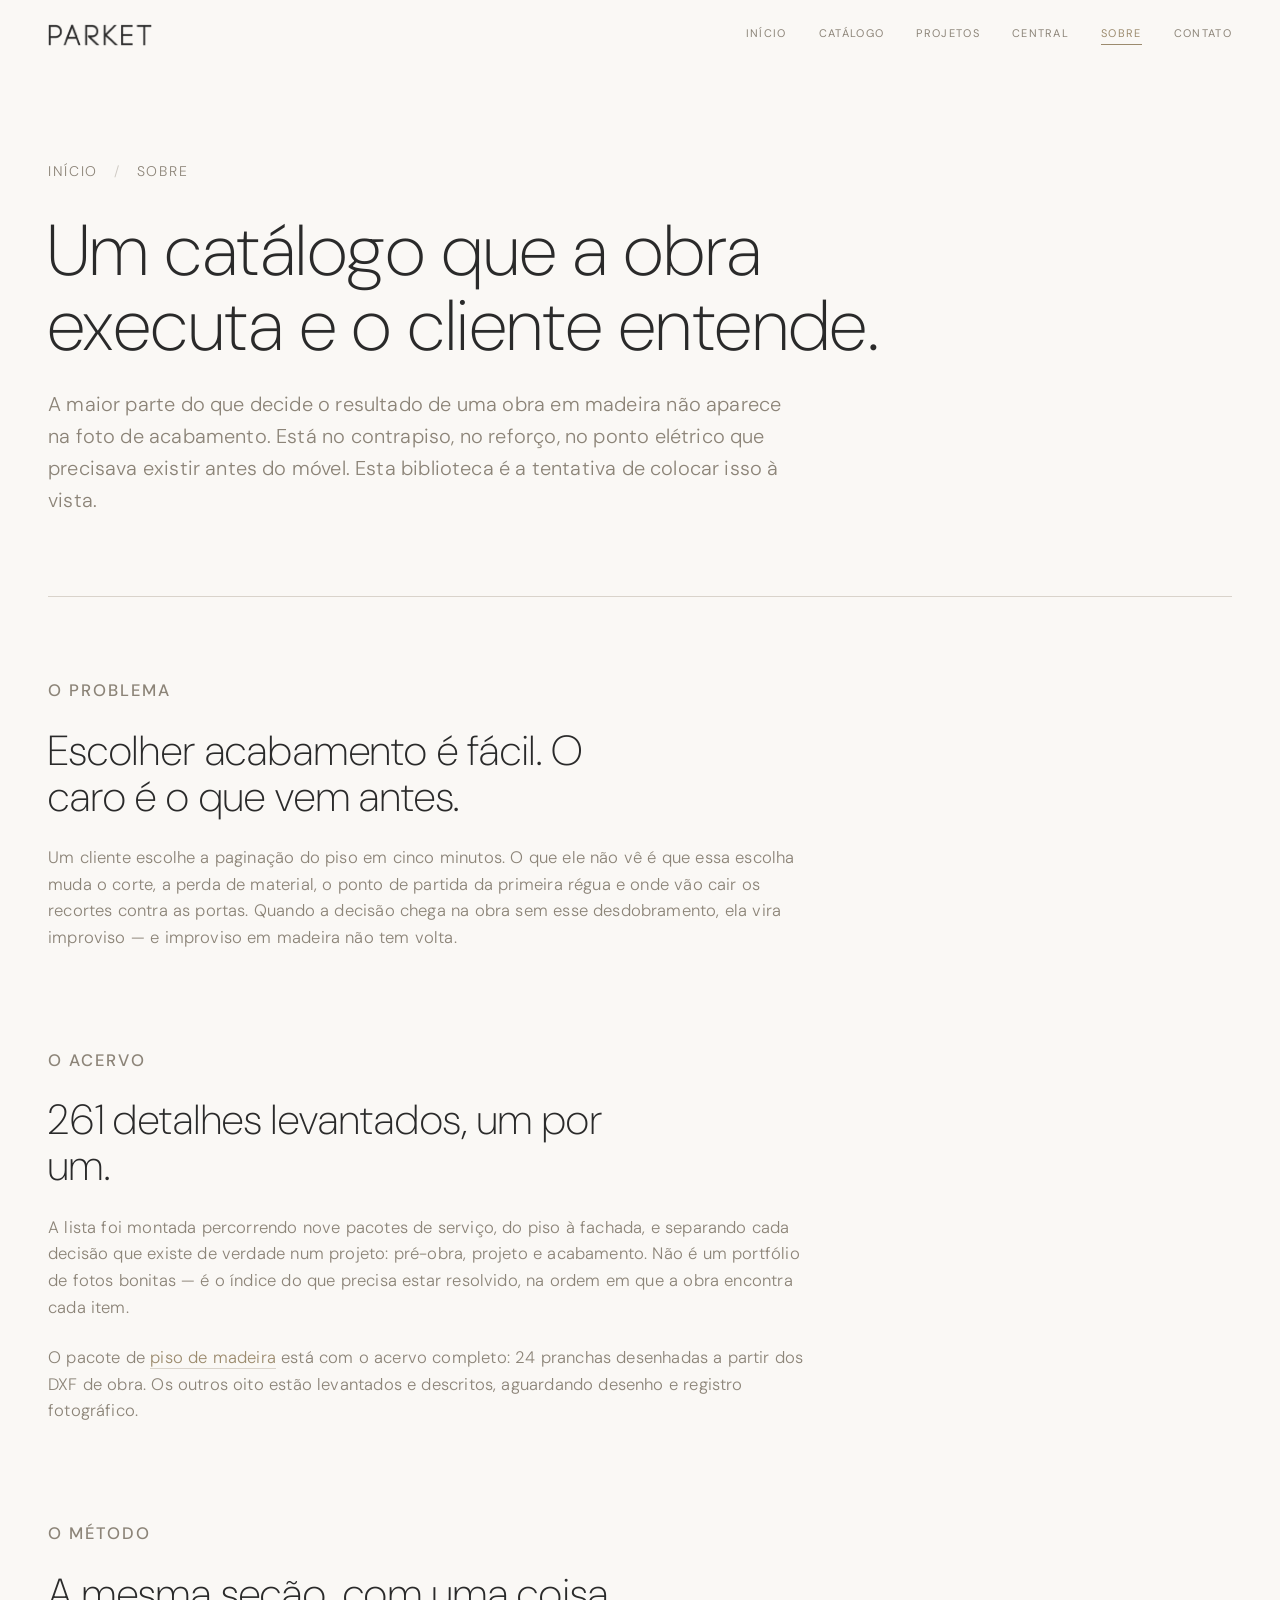
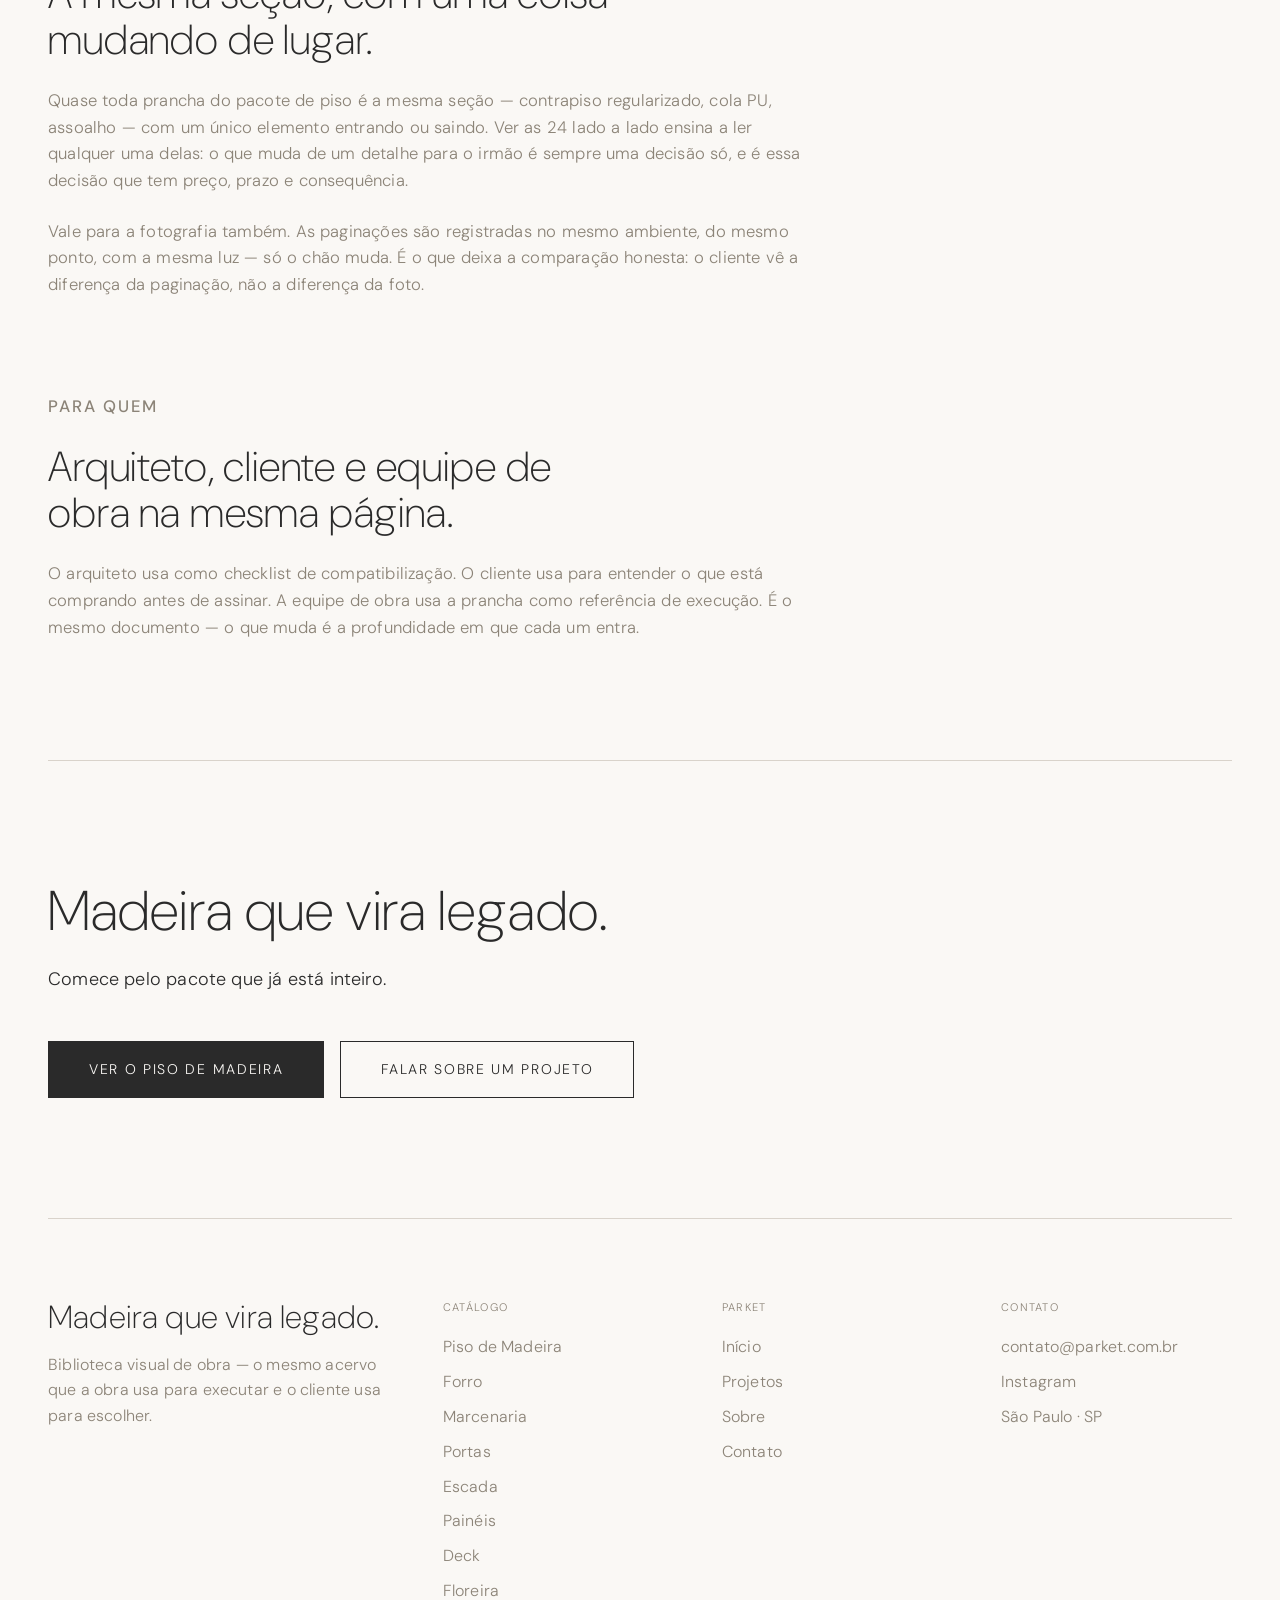
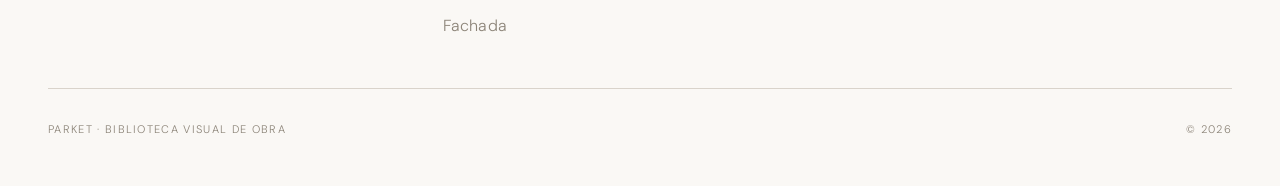
<file: sobre.html>
<!doctype html>
<html lang="pt-BR">
<head>
<meta charset="utf-8">
<meta name="viewport" content="width=device-width, initial-scale=1">
<title>Sobre · Parket</title>
<meta name="description" content="Como a Parket trabalha: um acervo de 261 detalhes desenhados que serve tanto para o cliente escolher quanto para a obra executar.">
<link rel="canonical" href="https://parket.com.br/sobre.html">
<meta property="og:type" content="website">
<meta property="og:site_name" content="Parket">
<meta property="og:locale" content="pt_BR">
<meta property="og:url" content="https://parket.com.br/sobre.html">
<meta property="og:title" content="Sobre · Parket">
<meta property="og:description" content="Como a Parket trabalha: um acervo de 261 detalhes desenhados que serve tanto para o cliente escolher quanto para a obra executar.">
<meta property="og:image" content="https://parket.com.br/piso/reta.webp">
<meta name="twitter:card" content="summary_large_image">
<meta name="theme-color" content="#faf8f5">
<link rel="manifest" href="manifest.webmanifest">
<link rel="apple-touch-icon" href="assets/icone/apple-touch-icon.png">
<link rel="preconnect" href="https://fonts.googleapis.com">
<link rel="preconnect" href="https://fonts.gstatic.com" crossorigin>
<link href="https://fonts.googleapis.com/css2?family=DM+Sans:opsz,wght@9..40,200;9..40,300;9..40,400;9..40,500&display=swap" rel="stylesheet">
<link rel="stylesheet" href="assets/site.css">
</head>
<body>

<main>
  <section class="abertura wrap">
    <p class="migalha"><a href="index.html">Início</a><span>/</span>Sobre</p>
    <h1>Um catálogo que a obra executa e o cliente entende.</h1>
    <p class="lead">A maior parte do que decide o resultado de uma obra em madeira não aparece na foto de acabamento. Está no contrapiso, no reforço, no ponto elétrico que precisava existir antes do móvel. Esta biblioteca é a tentativa de colocar isso à vista.</p>
  </section>

  <section class="texto wrap">
    <div class="texto-bloco">
      <p class="kicker">O problema</p>
      <h2>Escolher acabamento é fácil. O caro é o que vem antes.</h2>
      <p>Um cliente escolhe a paginação do piso em cinco minutos. O que ele não vê é que essa escolha muda o corte, a perda de material, o ponto de partida da primeira régua e onde vão cair os recortes contra as portas. Quando a decisão chega na obra sem esse desdobramento, ela vira improviso — e improviso em madeira não tem volta.</p>
    </div>

    <div class="texto-bloco">
      <p class="kicker">O acervo</p>
      <h2>261 detalhes levantados, um por um.</h2>
      <p>A lista foi montada percorrendo nove pacotes de serviço, do piso à fachada, e separando cada decisão que existe de verdade num projeto: pré-obra, projeto e acabamento. Não é um portfólio de fotos bonitas — é o índice do que precisa estar resolvido, na ordem em que a obra encontra cada item.</p>
      <p>O pacote de <a href="piso.html">piso de madeira</a> está com o acervo completo: 24 pranchas desenhadas a partir dos DXF de obra. Os outros oito estão levantados e descritos, aguardando desenho e registro fotográfico.</p>
    </div>

    <div class="texto-bloco">
      <p class="kicker">O método</p>
      <h2>A mesma seção, com uma coisa mudando de lugar.</h2>
      <p>Quase toda prancha do pacote de piso é a mesma seção — contrapiso regularizado, cola PU, assoalho — com um único elemento entrando ou saindo. Ver as 24 lado a lado ensina a ler qualquer uma delas: o que muda de um detalhe para o irmão é sempre uma decisão só, e é essa decisão que tem preço, prazo e consequência.</p>
      <p>Vale para a fotografia também. As paginações são registradas no mesmo ambiente, do mesmo ponto, com a mesma luz — só o chão muda. É o que deixa a comparação honesta: o cliente vê a diferença da paginação, não a diferença da foto.</p>
    </div>

    <div class="texto-bloco">
      <p class="kicker">Para quem</p>
      <h2>Arquiteto, cliente e equipe de obra na mesma página.</h2>
      <p>O arquiteto usa como checklist de compatibilização. O cliente usa para entender o que está comprando antes de assinar. A equipe de obra usa a prancha como referência de execução. É o mesmo documento — o que muda é a profundidade em que cada um entra.</p>
    </div>
  </section>

  <section class="chamada wrap">
    <p class="frase-grande">Madeira que vira legado.</p>
    <p class="lead">Comece pelo pacote que já está inteiro.</p>
    <p class="acoes">
      <a class="botao" href="piso.html">Ver o piso de madeira</a>
      <a class="botao vazado" href="contato.html">Falar sobre um projeto</a>
    </p>
  </section>
</main>

<footer data-rodape></footer>

<script src="assets/dados.js"></script>
<script src="assets/site.js"></script>
</body>
</html>
</file>
<file: assets/site.css>
/* ─────────────────────────────────────────────────────────────
   Parket — base do site
   Compartilhada pelas 11 páginas. Tokens, cabeçalho, rodapé,
   home e o esqueleto das categorias.

   ── de onde vêm os tokens ────────────────────────────────────
   Da marca, não de gosto: os valores abaixo foram lidos do
   parket.com.br, que é o site vivo da Parket. DM Sans em uma
   família só, papel #FAF8F5, tinta #2A2A2A, e o acento é o
   dourado fosco #9C8B6E — não o marrom saturado que este
   protótipo usava antes.

   Duas regras da marca que valem para tudo:
   · nada de canto arredondado — border-radius é sempre 0;
   · título grande é peso 200 com espaçamento POSITIVO. O tipo
     é geométrico e aberto; apertar a letra descaracteriza.

   Espaçamento só em múltiplos de 8.
   ───────────────────────────────────────────────────────────── */
:root{
  --text-display:72px; --text-h1:56px; --text-h2:42px; --text-h3:32px; --text-h4:24px;
  --text-body-lg:20px; --text-body:18px; --text-small:16px; --text-caption:14px;

  --s-1:8px; --s-2:16px; --s-3:24px; --s-4:32px; --s-5:40px;
  --s-6:48px; --s-7:64px; --s-8:80px; --s-9:96px; --s-10:120px; --s-11:160px;

  --container:1400px;
  --dur:.6s; --ease:cubic-bezier(.22,.61,.36,1);

  /* ── cor ────────────────────────────────────────────────── */
  --papel:#faf8f5;        /* fundo de página */
  --papel-2:#f1eee9;      /* superfície um passo abaixo do papel */
  --claro:#e8e4df;        /* texto e marca sobre foto */
  --tinta:#2a2a2a;        /* texto */
  --apagado:#8c8478;      /* texto secundário, rótulo, traço técnico */
  --madeira:#9c8b6e;      /* o acento da marca */
  --madeira-clara:#b5a48a;/* o mesmo acento, sobre foto */
  --linha:#d9d3cb;        /* borda e régua */

  /* crus, para compor alfa: véu sobre foto e texto claro sobre ela */
  --veu:26,24,22;
  --claro-rgb:232,228,223;

  /* ── tipografia ─────────────────────────────────────────── */
  --font:'DM Sans',system-ui,-apple-system,'Segoe UI',sans-serif;
  --peso-titulo:200;      /* display, h1, h2 */
  --peso-corpo:300;
  --peso-rotulo:500;      /* versalete: precisa de peso para não sumir */
  --ls-titulo:.02em;      /* positivo, sempre */
  --ls-corpo:.01em;
  --ls-rotulo:.12em;      /* todo versalete do site usa este */
  --ls-numero:.06em;      /* preço e contagem, em tabular */
}

*,*::before,*::after{box-sizing:border-box}
html{scroll-behavior:smooth;-webkit-text-size-adjust:100%}
body{
  margin:0; background:var(--papel); color:var(--tinta);
  font-family:var(--font); font-weight:var(--peso-corpo); font-size:var(--text-body);
  line-height:1.6; letter-spacing:var(--ls-corpo); -webkit-font-smoothing:antialiased;
}
h1,h2,h3,h4,p{margin:0}
img{max-width:100%}
a{color:inherit}
::selection{background:var(--madeira);color:var(--papel)}

.wrap{width:min(100% - var(--s-6)*2, var(--container));margin-inline:auto}

/* título grande — o peso 200 da marca, com a letra aberta */
.display{
  font-weight:var(--peso-titulo); line-height:1.08;
  letter-spacing:var(--ls-titulo);
}
/* o versalete da marca: 500 e .12em, em madeira. É o mesmo em
   toda parte — quando precisar de um rótulo, use .kicker ou os
   tokens, nunca um letter-spacing novo. */
.kicker{
  font-size:var(--text-caption); letter-spacing:var(--ls-rotulo);
  text-transform:uppercase; color:var(--madeira); font-weight:var(--peso-rotulo);
}

/* ── cabeçalho ────────────────────────────────────────────
   Transparente sobre o hero; ao rolar, ganha o papel de fundo
   e uma linha. `.topo.claro` é para hero com foto escura.
   ───────────────────────────────────────────────────────── */
.topo{
  position:fixed; inset:0 0 auto 0; z-index:40;
  display:flex; align-items:center; justify-content:space-between; gap:var(--s-4);
  padding:var(--s-3) var(--s-6);
  font-size:11px; letter-spacing:var(--ls-rotulo); text-transform:uppercase;
  font-weight:400; color:var(--apagado);
  background:transparent; border-bottom:1px solid transparent;
  transition:background var(--dur) var(--ease), border-color var(--dur) var(--ease),
             color var(--dur) var(--ease);
}
.topo.preso{background:var(--papel);border-bottom-color:var(--linha)}

/* ── a marca ──────────────────────────────────────────────
   O logotipo é imagem, não texto: a fonte dele não é a do site.
   Vêm duas versões do mesmo arquivo (assets/logo-*.png, já
   recortadas na caixa do traço) porque o cabeçalho vive sobre
   dois fundos — foto escura no hero, papel depois de rolar. É
   troca de opacidade, não de src: nada recarrega no meio da
   transição do cabeçalho.
   ───────────────────────────────────────────────────────── */
.topo .marca{
  display:block; flex:none; position:relative;
  width:104px; height:22px; text-decoration:none;
}
.topo .marca img{
  position:absolute; inset:0; width:100%; height:100%;
  object-fit:contain; object-position:left center;
  transition:opacity var(--dur) var(--ease);
}
.topo .marca .claro{opacity:0}
.topo.claro:not(.preso) .marca .claro{opacity:1}
.topo.claro:not(.preso) .marca .escuro{opacity:0}

/* a navegação em si é estilizada em .menu, mais abaixo */
.topo.claro,.topo.claro .menu a,.topo.claro .menu button{color:var(--madeira-clara)}
.topo.claro.preso,.topo.claro.preso .menu a,.topo.claro.preso .menu button{color:var(--apagado)}

/* ── atalho de teclado ────────────────────────────────────── */
.pular{
  position:fixed; top:0; left:0; z-index:60;
  transform:translateY(-120%); transition:transform var(--dur) var(--ease);
  background:var(--tinta); color:var(--papel); text-decoration:none;
  padding:var(--s-2) var(--s-3);
  font-size:var(--text-caption); letter-spacing:var(--ls-rotulo); text-transform:uppercase;
}
.pular:focus{transform:none}

/* ── menu ─────────────────────────────────────────────────── */
.menu{display:flex;gap:var(--s-4);align-items:center}
.menu a,.menu button{
  all:unset; cursor:pointer; color:inherit; padding-bottom:2px;
  border-bottom:1px solid transparent; font:inherit;
  letter-spacing:inherit; text-transform:inherit;
  transition:color var(--dur) var(--ease), border-color var(--dur) var(--ease);
}
.menu a:hover,.menu button:hover{color:var(--tinta)}
.menu a:focus-visible,.menu button:focus-visible{outline:1px solid var(--madeira);outline-offset:4px}
.menu a[aria-current="page"],.menu .abre-cat.ativo,
.menu .abre-cat[aria-expanded="true"]{color:var(--madeira);border-bottom-color:var(--madeira)}
.topo.claro .menu a:hover,.topo.claro .menu button:hover{color:var(--claro)}

/* botão de gaveta — duas barras que viram X */
.abre-menu{
  all:unset; cursor:pointer; display:none; width:24px; height:16px;
  position:relative; flex:none;
}
.abre-menu span{
  position:absolute; left:0; right:0; height:1px; background:currentColor;
  transition:transform var(--dur) var(--ease), opacity var(--dur) var(--ease);
}
.abre-menu span:first-child{top:3px}
.abre-menu span:last-child{bottom:3px}
.abre-menu[aria-expanded="true"] span:first-child{transform:translateY(4.5px) rotate(45deg)}
.abre-menu[aria-expanded="true"] span:last-child{transform:translateY(-4.5px) rotate(-45deg)}
.abre-menu:focus-visible{outline:1px solid var(--madeira);outline-offset:6px}

/* ── gaveta de categorias (desktop) ─────────────────────────
   Desce colada ao cabeçalho, com os nove pacotes em grade. */
.gaveta-cat{
  position:fixed; inset:0 0 auto 0; z-index:39;
  padding-top:calc(var(--s-3)*2 + var(--text-caption));
  background:var(--papel); border-bottom:1px solid var(--linha);
  opacity:0; transform:translateY(-8px);
  transition:opacity var(--dur) var(--ease), transform var(--dur) var(--ease);
}
.gaveta-cat.on{opacity:1;transform:none}
.gaveta-cat .wrap{
  display:grid; grid-template-columns:repeat(3,minmax(0,1fr));
  gap:0 var(--s-6); padding-block:var(--s-4) var(--s-5);
}
.gaveta-cat a{
  display:flex; align-items:baseline; gap:var(--s-2);
  padding:var(--s-2) 0; border-bottom:1px solid var(--linha);
  text-decoration:none; color:var(--apagado);
  transition:color var(--dur) var(--ease), padding-left var(--dur) var(--ease);
}
.gaveta-cat a:hover{color:var(--tinta);padding-left:var(--s-1)}
.gaveta-cat a[aria-current="page"]{color:var(--madeira)}
.gaveta-cat .cat-nome{flex:1;font-size:var(--text-body-lg);font-weight:var(--peso-titulo)}
.gaveta-cat .cat-qtd{font-size:11px;letter-spacing:var(--ls-rotulo);opacity:.5;
  font-variant-numeric:tabular-nums}

/* ── gaveta de menu (toque) ─────────────────────────────────
   Tela cheia: páginas em cima, catálogo embaixo. */
.gaveta{
  position:fixed; inset:0; z-index:38; overflow-y:auto;
  background:var(--papel);
  opacity:0; transition:opacity var(--dur) var(--ease);
}
.gaveta.on{opacity:1}
.gaveta-int{
  width:min(100% - var(--s-6)*2, var(--container)); margin-inline:auto;
  padding-block:var(--s-11) var(--s-8); display:grid; gap:0;
}
.gaveta-int .kicker{margin-block:var(--s-5) var(--s-2)}
.gaveta-int .kicker:first-child{margin-top:0}
.gaveta a.g-pag,.gaveta a.g-cat{
  display:flex; align-items:baseline; justify-content:space-between; gap:var(--s-3);
  padding:var(--s-2) 0; border-bottom:1px solid var(--linha);
  text-decoration:none; color:var(--tinta);
}
.gaveta a.g-pag{font-size:var(--text-h4);font-weight:var(--peso-titulo)}
.gaveta a.g-cat{font-size:var(--text-body-lg);font-weight:var(--peso-titulo);color:var(--apagado)}
.gaveta a[aria-current="page"]{color:var(--madeira)}
.gaveta a.g-cat em{font-style:normal;font-size:11px;letter-spacing:var(--ls-rotulo);opacity:.5;
  font-variant-numeric:tabular-nums}
body.travado{overflow:hidden}

/* o conteúdo começa abaixo do cabeçalho quando não há hero cheio */
.recuo-topo{padding-top:var(--s-11)}

/* ── hero de tela cheia ───────────────────────────────────
   Foto sangrando, manifesto em serifado grande. O véu existe
   para o texto ter contraste sem escurecer a foto inteira.
   ───────────────────────────────────────────────────────── */
.hero{
  position:relative; min-height:100svh; display:flex; align-items:center;
  overflow:hidden; color:var(--claro);
}
.hero-fundo{position:absolute;inset:0}
.hero-fundo img{width:100%;height:100%;object-fit:cover;display:block;
  filter:saturate(.88) contrast(.98)}
/* Dois véus: um na diagonal, que dá contraste ao manifesto sem
   escurecer a foto inteira; outro só na faixa de cima, porque é
   ali que o cabeçalho transparente cai — e a janela costuma ser
   a parte mais clara da imagem. */
.hero-fundo::after{
  content:""; position:absolute; inset:0;
  background:
    linear-gradient(to bottom, rgba(var(--veu),.5) 0%, rgba(var(--veu),.14) 14%, transparent 26%),
    linear-gradient(100deg, rgba(var(--veu),.62) 0%, rgba(var(--veu),.3) 46%, rgba(var(--veu),.1) 100%);
}
.hero .wrap{position:relative;z-index:2;padding-block:var(--s-11) var(--s-9)}
.hero .kicker{color:rgba(var(--claro-rgb),.66)}
.hero h1{
  font-weight:var(--peso-titulo); line-height:1.04; letter-spacing:var(--ls-titulo);
  font-size:clamp(var(--text-h2), 6.4vw, 88px);
  margin-block:var(--s-4) var(--s-4); max-width:17ch;
}
.hero .lead{color:rgba(var(--claro-rgb),.78);max-width:48ch;
  font-size:clamp(var(--text-body),1.5vw,var(--text-body-lg))}
.role{
  position:absolute; inset:auto 0 var(--s-6) 0; z-index:2; text-align:center;
  font-size:11px; letter-spacing:var(--ls-rotulo); text-transform:uppercase;
  color:rgba(var(--claro-rgb),.5);
}

/* ── abertura de página interna (sem foto) ────────────────── */
.abertura{padding-block:var(--s-11) var(--s-8)}
.abertura h1{
  font-weight:var(--peso-titulo); line-height:1.04; letter-spacing:var(--ls-titulo);
  font-size:clamp(var(--text-h2), 6vw, var(--text-display));
  margin-block:var(--s-4) var(--s-3); max-width:18ch;
}
.abertura .lead{color:var(--apagado);max-width:54ch;
  font-size:clamp(var(--text-body),1.6vw,var(--text-body-lg))}

.migalha{
  display:flex; gap:var(--s-2); align-items:baseline;
  font-size:var(--text-caption); letter-spacing:var(--ls-rotulo); text-transform:uppercase;
  color:var(--apagado);
}
.migalha a{text-decoration:none;color:inherit;transition:color var(--dur) var(--ease)}
.migalha a:hover{color:var(--madeira)}
.migalha span{opacity:.4}

/* ── catálogo na home ─────────────────────────────────────
   Os 9 serviços como entradas. Cada um é um link para a sua
   página: a foto acima, o nome e a contagem abaixo.
   ───────────────────────────────────────────────────────── */
.catalogo{padding-block:var(--s-10);border-top:1px solid var(--linha)}
.catalogo h2{
  font-weight:var(--peso-titulo); line-height:1.06; letter-spacing:var(--ls-titulo);
  font-size:clamp(var(--text-h3), 4.4vw, var(--text-h1));
  margin-block:var(--s-3) var(--s-3); max-width:22ch;
}
.catalogo .lead{color:var(--apagado);max-width:56ch;
  font-size:clamp(var(--text-body),1.5vw,var(--text-body-lg))}

.grade{
  display:grid; grid-template-columns:repeat(3,minmax(0,1fr));
  gap:var(--s-7) var(--s-6); margin-top:var(--s-9);
}
/* a primeira entrada ocupa duas colunas: é a única com acervo
   completo, e a assimetria evita a leitura de tabela */
.grade .cartao:first-child{grid-column:span 2}
.grade .cartao:first-child .foto{aspect-ratio:16/10}

.cartao{
  display:flex; flex-direction:column; gap:var(--s-2);
  text-decoration:none; color:inherit;
}
.cartao .foto{
  position:relative; overflow:hidden; background:var(--papel-2);
  aspect-ratio:4/3;
}
.cartao .foto img{
  width:100%; height:100%; object-fit:cover; display:block;
  filter:saturate(.88) contrast(.98);
  transform:scale(1.01);
  transition:transform 1.4s var(--ease), filter var(--dur) var(--ease);
}
.cartao:hover .foto img,.cartao:focus-visible .foto img{transform:scale(1.06)}
.cartao:focus-visible{outline:1px solid var(--madeira);outline-offset:6px}
.cartao .linha{
  display:flex; align-items:baseline; gap:var(--s-2);
  padding-top:var(--s-1); border-top:1px solid var(--linha);
}
.cartao .nome{
  flex:1; font-weight:var(--peso-titulo);
  font-size:clamp(var(--text-h4),2.2vw,var(--text-h3)); line-height:1.15;
  transition:color var(--dur) var(--ease);
}
.cartao:hover .nome{color:var(--madeira)}
.cartao .qtd{
  font-size:11px; letter-spacing:var(--ls-rotulo); text-transform:uppercase;
  color:var(--apagado); font-variant-numeric:tabular-nums; flex:none;
}
.cartao .resumo{color:var(--apagado);font-size:var(--text-small);max-width:44ch}
/* marca a categoria cujo acervo já está desenhado */
.cartao .selo{
  font-size:10px; letter-spacing:var(--ls-rotulo); text-transform:uppercase;
  color:var(--madeira);
}

/* ── etapas de uma categoria ──────────────────────────────
   Alternadas: foto e texto trocam de lado a cada etapa.
   ───────────────────────────────────────────────────────── */
.etapas{padding-block:var(--s-9) var(--s-10);border-top:1px solid var(--linha)}
.etapas-tit{
  font-weight:var(--peso-titulo); line-height:1.06; letter-spacing:var(--ls-titulo);
  font-size:clamp(var(--text-h3),4.4vw,var(--text-h1));
  margin-block:var(--s-3) var(--s-3); max-width:22ch;
}
.etapas > .lead{color:var(--apagado);max-width:56ch;
  font-size:clamp(var(--text-body),1.5vw,var(--text-body-lg));
  margin-bottom:var(--s-6)}
.etapa{
  display:grid; grid-template-columns:repeat(2,minmax(0,1fr));
  gap:var(--s-7); align-items:center; padding-block:var(--s-7);
  border-bottom:1px solid var(--linha);
}
.etapa:last-child{border-bottom:0}
.etapa:nth-child(even) .etapa-foto{order:2}
.etapa-foto{
  position:relative; overflow:hidden; background:var(--papel-2);
  aspect-ratio:5/4;
}
.etapa-foto img{width:100%;height:100%;object-fit:cover;display:block;
  filter:saturate(.88) contrast(.98)}
.etapa h3{
  font-weight:var(--peso-titulo); line-height:1.1; letter-spacing:var(--ls-titulo);
  font-size:clamp(var(--text-h4),3.2vw,var(--text-h2));
  margin-block:var(--s-2) var(--s-3); max-width:20ch;
}
.etapa p{color:var(--apagado);max-width:44ch;
  font-size:clamp(var(--text-small),1.3vw,var(--text-body))}
.etapa .num{color:var(--madeira)}

/* ── faixa de aviso ───────────────────────────────────────
   Diz, sem rodeio, o que naquela página ainda é referência.
   ───────────────────────────────────────────────────────── */
.aviso{
  display:flex; gap:var(--s-3); align-items:baseline;
  padding:var(--s-3) var(--s-4); margin-top:var(--s-7);
  background:var(--papel-2); color:var(--tinta);
}
.aviso b{
  font-weight:var(--peso-rotulo); font-size:11px; letter-spacing:var(--ls-rotulo); text-transform:uppercase;
  color:var(--madeira); flex:none;
}
.aviso p{font-size:var(--text-small);color:var(--apagado);max-width:64ch}

/* ── navegação entre categorias ───────────────────────────── */
.vizinhas{
  display:flex; justify-content:space-between; gap:var(--s-4);
  padding-block:var(--s-7); border-top:1px solid var(--linha);
  font-size:var(--text-small);
}
.vizinhas a{
  text-decoration:none; display:grid; gap:2px;
  transition:color var(--dur) var(--ease);
}
.vizinhas a:hover{color:var(--madeira)}
.vizinhas a:last-child{text-align:right}
.vizinhas .rot{font-size:11px;letter-spacing:var(--ls-rotulo);text-transform:uppercase;color:var(--apagado)}

/* ── rodapé ───────────────────────────────────────────────── */
.rodape{
  border-top:1px solid var(--linha); padding-block:var(--s-8) var(--s-6);
  display:grid; gap:var(--s-6);
}
.rodape .colunas{
  display:grid; grid-template-columns:1.5fr repeat(3,minmax(0,1fr));
  gap:var(--s-6);
}
.rodape .nota{font-size:var(--text-small);color:var(--apagado);max-width:34ch;margin-top:var(--s-2)}
.rodape .frase{
  font-weight:var(--peso-titulo);
  font-size:clamp(var(--text-h4),2.6vw,var(--text-h3));
  line-height:1.15; max-width:16ch;
}
.rodape h4{
  font-size:11px; letter-spacing:var(--ls-rotulo); text-transform:uppercase;
  color:var(--apagado); font-weight:300; margin-bottom:var(--s-2);
}
.rodape ul{list-style:none;margin:0;padding:0;display:grid;gap:6px}
.rodape a{text-decoration:none;font-size:var(--text-small);color:var(--apagado);
  transition:color var(--dur) var(--ease)}
.rodape a:hover{color:var(--tinta)}
.rodape .base{
  display:flex; justify-content:space-between; gap:var(--s-3); flex-wrap:wrap;
  padding-top:var(--s-4); border-top:1px solid var(--linha);
  font-size:11px; letter-spacing:var(--ls-rotulo); text-transform:uppercase; color:var(--apagado);
}

@media (max-width:1000px){
  .grade{grid-template-columns:repeat(2,minmax(0,1fr))}
  .grade .cartao:first-child{grid-column:span 2}
  .rodape .colunas{grid-template-columns:1fr 1fr}
  .rodape .frase{grid-column:1 / -1}
}
/* abaixo de 900px o menu inteiro não cabe na barra */
@media (max-width:900px){
  .menu{display:none}
  .abre-menu{display:block}
  .gaveta-cat{display:none}
}
@media (max-width:768px){
  :root{--s-6:24px}
  .topo{padding:var(--s-3) var(--s-3);gap:var(--s-3);letter-spacing:var(--ls-rotulo)}
  .menu{gap:var(--s-3)}
  /* na vertical o texto cai sobre o piso, que é a parte clara da
     foto: o véu deixa de ser diagonal e passa a vir de baixo */
  .hero-fundo::after{
    background:
      linear-gradient(to bottom, rgba(var(--veu),.5) 0%, rgba(var(--veu),.14) 12%, transparent 22%),
      linear-gradient(to top, rgba(var(--veu),.72) 0%, rgba(var(--veu),.52) 46%, rgba(var(--veu),.2) 78%);
  }
  .hero h1{font-size:clamp(34px,8.4vw,var(--text-h2))}
  .abertura h1{font-size:clamp(32px,7.6vw,var(--text-h2))}
  .grade{grid-template-columns:1fr;gap:var(--s-6)}
  .grade .cartao:first-child{grid-column:auto}
  .grade .cartao:first-child .foto{aspect-ratio:4/3}
  .etapa{grid-template-columns:1fr;gap:var(--s-3)}
  .etapa:nth-child(even) .etapa-foto{order:0}
  .rodape .colunas{grid-template-columns:1fr}
}
@media (prefers-reduced-motion:reduce){
  html{scroll-behavior:auto}
  *,*::before,*::after{transition-duration:.01ms !important;animation-duration:.01ms !important}
}

/* ── página de texto (sobre) ──────────────────────────────── */
.texto{padding-block:var(--s-8) var(--s-10);border-top:1px solid var(--linha);
  display:grid;gap:var(--s-9)}
.texto-bloco{display:grid;gap:var(--s-3);max-width:64ch}
.texto-bloco h2{
  font-weight:var(--peso-titulo); line-height:1.1; letter-spacing:var(--ls-titulo);
  font-size:clamp(var(--text-h4),3.4vw,var(--text-h2)); max-width:22ch;
}
.texto-bloco p{color:var(--apagado);
  font-size:clamp(var(--text-small),1.3vw,var(--text-body-lg))}
.texto-bloco a{color:var(--madeira);text-decoration:none;
  border-bottom:1px solid var(--linha);transition:border-color var(--dur) var(--ease)}
.texto-bloco a:hover{border-bottom-color:var(--madeira)}

/* ── obras ────────────────────────────────────────────────── */
.obras{padding-block:var(--s-8) var(--s-9);border-top:1px solid var(--linha);
  display:grid;gap:var(--s-10)}
.obra{display:grid;gap:var(--s-6)}
.obra-capa{margin:0;overflow:hidden;background:var(--papel-2);aspect-ratio:16/9}
.obra-capa img{width:100%;height:100%;object-fit:cover;display:block;
  filter:saturate(.88) contrast(.98)}
.obra-txt{display:grid;gap:var(--s-2);max-width:60ch}
.obra-txt h2{
  font-weight:var(--peso-titulo); line-height:1.1; letter-spacing:var(--ls-titulo);
  font-size:clamp(var(--text-h4),3.4vw,var(--text-h2));
}
.obra-txt p{color:var(--apagado);font-size:clamp(var(--text-small),1.3vw,var(--text-body))}
.obra-pac{display:flex;flex-wrap:wrap;gap:var(--s-1) var(--s-2);margin-top:var(--s-1)}
.obra-pac span{
  font-size:11px; letter-spacing:var(--ls-rotulo); text-transform:uppercase;
  color:var(--madeira); border:1px solid var(--linha); padding:4px var(--s-2);
}
.obra-gal{display:grid;grid-template-columns:repeat(4,minmax(0,1fr));gap:var(--s-2)}
.obra-gal figure{margin:0;overflow:hidden;background:var(--papel-2);aspect-ratio:1/1}
.obra-gal img{width:100%;height:100%;object-fit:cover;display:block;
  filter:saturate(.88) contrast(.98)}

/* ── chamada de fim de página ─────────────────────────────── */
.chamada{
  padding-block:var(--s-10); border-top:1px solid var(--linha);
  display:grid; gap:var(--s-3); justify-items:start;
}
.frase-grande{
  font-weight:var(--peso-titulo); line-height:1.06; letter-spacing:var(--ls-titulo);
  font-size:clamp(var(--text-h3),4.4vw,var(--text-h1)); max-width:20ch;
}
.acoes{display:flex;flex-wrap:wrap;gap:var(--s-2);margin-top:var(--s-3)}
.botao{
  display:inline-block; text-decoration:none;
  padding:var(--s-2) var(--s-5); border:1px solid var(--tinta);
  font-size:var(--text-caption); letter-spacing:var(--ls-rotulo); text-transform:uppercase;
  background:var(--tinta); color:var(--papel);
  transition:background var(--dur) var(--ease), color var(--dur) var(--ease);
}
.botao:hover{background:transparent;color:var(--tinta)}
.botao.vazado{background:transparent;color:var(--tinta)}
.botao.vazado:hover{background:var(--tinta);color:var(--papel)}
.botao:focus-visible{outline:1px solid var(--madeira);outline-offset:4px}

@media (max-width:768px){
  .obra-gal{grid-template-columns:repeat(2,minmax(0,1fr))}
  .acoes{width:100%}
  .acoes .botao{flex:1;text-align:center;letter-spacing:var(--ls-rotulo)}
}

/* ── linha do tempo ───────────────────────────────────────
   O percurso inteiro numa tela: um nó por etapa sobre uma
   linha contínua, e o detalhe abre por clique embaixo. Serve
   quando o valor está em ver que são poucas e sequenciais —
   em fileiras alternadas as cinco ocupavam cinco telas.
   ───────────────────────────────────────────────────────── */
.linha-tempo{margin-top:var(--s-8)}
.lt-trilho{
  display:grid; grid-auto-flow:column; grid-auto-columns:1fr;
  gap:var(--s-3); position:relative;
}
/* a linha corre atrás dos nós, do primeiro ao último */
.lt-trilho::before{
  content:""; position:absolute; left:0; right:0; top:7px;
  height:1px; background:var(--linha);
}
.lt-no{
  all:unset; cursor:pointer; position:relative;
  display:grid; gap:6px; align-content:start; padding-bottom:var(--s-2);
}
.lt-bola{
  width:15px; height:15px; border-radius:999px;
  border:1px solid var(--apagado); background:var(--papel);
  transition:border-color var(--dur) var(--ease), background var(--dur) var(--ease);
}
.lt-ord{
  font-size:11px; letter-spacing:var(--ls-rotulo); color:var(--apagado);
  font-variant-numeric:tabular-nums; margin-top:var(--s-2);
  transition:color var(--dur) var(--ease);
}
.lt-nome{
  font-weight:var(--peso-titulo); line-height:1.2; color:var(--tinta);
  font-size:clamp(var(--text-body),1.5vw,var(--text-h4));
  transition:color var(--dur) var(--ease);
}
.lt-nota{font-size:var(--text-caption);color:var(--apagado)}
.lt-no:hover .lt-bola{border-color:var(--tinta)}
.lt-no:hover .lt-nome{color:var(--madeira)}
.lt-no:focus-visible{outline:1px solid var(--madeira);outline-offset:4px}
.lt-no[aria-pressed="true"] .lt-bola{background:var(--madeira);border-color:var(--madeira)}
.lt-no[aria-pressed="true"] .lt-ord,
.lt-no[aria-pressed="true"] .lt-nome{color:var(--madeira)}

/* o detalhe da etapa aberta */
.lt-painel{
  display:grid; grid-template-columns:minmax(0,1fr) minmax(0,1fr);
  gap:var(--s-7); align-items:center;
  margin-top:var(--s-7); padding-top:var(--s-6);
  border-top:1px solid var(--linha);
}
.lt-foto{margin:0;overflow:hidden;background:var(--papel-2);aspect-ratio:4/3}
.lt-foto img{width:100%;height:100%;object-fit:cover;display:block;
  filter:saturate(.88) contrast(.98)}
.lt-txt{display:grid;gap:var(--s-2)}
.lt-txt h3{
  font-weight:var(--peso-titulo); line-height:1.1; letter-spacing:var(--ls-titulo);
  font-size:clamp(var(--text-h4),3vw,var(--text-h2)); max-width:20ch;
}
.lt-txt p{color:var(--apagado);max-width:44ch;
  font-size:clamp(var(--text-small),1.3vw,var(--text-body))}

@media (max-width:900px){
  /* na vertical a linha vira coluna: os nós descem um sob o outro */
  .lt-trilho{grid-auto-flow:row;gap:0}
  .lt-trilho::before{left:7px;right:auto;top:0;bottom:0;width:1px;height:auto}
  .lt-no{grid-template-columns:15px 1fr;gap:0 var(--s-3);
    align-items:center;padding-block:var(--s-2)}
  .lt-bola{grid-row:1 / span 3}
  .lt-ord{margin-top:0}
  .lt-painel{grid-template-columns:1fr;gap:var(--s-4)}
}
</file>
<file: assets/paginacao.css>
/* ─────────────────────────────────────────────────────────────
   Seletor de paginação — a sala que troca de chão.
   Compartilhado pela home e por piso.html.
   ───────────────────────────────────────────────────────────── */
/* proporção da foto do ambiente e a linha onde o piso encontra o
   caixilho, em % da própria foto (1086×1448). É este polígono que
   faz a troca de paginação mexer só no chão.

   O traçado foi medido coluna a coluna nas cinco fotos, não
   estimado: o recorte segue o MAIOR valor entre elas em cada x.
   A direção do erro importa — se o corte passar acima da linha
   real de uma paginação, é o caixilho DELA que vem colado por
   cima do da sala, e a foto inteira parece pular. Abaixo, só
   aparece uma nesga do piso da base. */
:root{
  --piso-prop:1086/1448;
  --piso-recorte:polygon(
    0% 43.2%,  6% 42.9%, 12% 42.5%, 19% 42.1%, 25% 42.0%,
   34% 42.2%, 40% 42.3%, 45% 43.0%, 50% 44.6%, 55% 45.6%,
   60% 46.9%, 65% 48.3%, 70% 49.2%, 75% 50.4%, 80% 51.6%,
   85% 52.9%, 90% 54.7%, 95% 56.3%, 100% 57.0%,
   100% 100%, 0% 100%);
}

/* ── paginação: a sala à esquerda, as opções à direita ───── */
.pag{padding-block:var(--s-9) var(--s-10);border-top:1px solid var(--linha)}
.pag h2{
  font-weight:var(--peso-titulo); line-height:1.06; letter-spacing:var(--ls-titulo);
  font-size:clamp(var(--text-h3),4.4vw,var(--text-h1));
  margin-block:var(--s-3) var(--s-3); max-width:22ch;
}
.pag .lead{color:var(--apagado);max-width:56ch;
  font-size:clamp(var(--text-body),1.5vw,var(--text-body-lg))}

.pag-grade{
  display:grid; grid-template-columns:minmax(0,1fr) minmax(0,.72fr);
  gap:var(--s-7); align-items:stretch; margin-top:var(--s-8);
}
.previa{
  position:relative; overflow:hidden; background:var(--papel-2);
  box-shadow:0 1px 0 var(--linha); aspect-ratio:var(--piso-prop);
}
.previa .quadro{transition:opacity .5s var(--ease)}
.previa figcaption{
  position:absolute; inset:auto 0 0 0; z-index:3;
  padding:var(--s-5) var(--s-3) var(--s-3);
  font-size:var(--text-caption); letter-spacing:var(--ls-rotulo); text-transform:uppercase;
  color:var(--claro); font-weight:300;
  background:linear-gradient(transparent, rgba(var(--veu),.62));
}

/* as opções, e o texto da que está escolhida */
.pag-lado{display:flex;flex-direction:column;gap:var(--s-4);align-self:center}
.pag-lista{display:grid;gap:0;border-top:1px solid var(--linha)}
.sub{
  all:unset; cursor:pointer; display:flex; align-items:baseline; gap:var(--s-2);
  padding:var(--s-2) 0; border-bottom:1px solid var(--linha);
  color:var(--apagado);
  transition:color var(--dur) var(--ease), padding-left var(--dur) var(--ease);
}
.sub:hover{color:var(--tinta);padding-left:var(--s-1)}
.sub:focus-visible{outline:1px solid var(--madeira);outline-offset:3px}
.sub[aria-pressed="true"]{color:var(--madeira)}
.sub .rot{flex:1;font-size:var(--text-body);
  font-size:clamp(var(--text-body-lg),2vw,var(--text-h4))}

.pag-txt{display:grid;gap:var(--s-2);max-width:46ch}
.pag-txt h3{font-weight:var(--peso-titulo);line-height:1.15;letter-spacing:var(--ls-titulo);
  font-size:clamp(var(--text-h4),2.4vw,var(--text-h3))}
.pag-txt p{color:var(--apagado);font-size:var(--text-small)}

/* ── quadros empilhados ───────────────────────────────────
   Um quadro por opção, todos montados de uma vez e trocados
   por opacidade — nada recarrega na troca.
   ───────────────────────────────────────────────────────── */
.quadro{
  position:absolute; inset:0; opacity:0;
  transition:opacity .9s var(--ease); will-change:opacity;
}
.quadro.on{opacity:1}
.quadro img{
  width:100%; height:100%; object-fit:cover; display:block;
  /* grade de unificação — fontes diferentes na mesma temperatura */
  filter:saturate(.88) contrast(.98);
}

/* A troca de paginação mexe só no chão: o quadro de baixo segura a
   sala, o de cima entra recortado no polígono do piso. Teto,
   caixilho e vista não se mexem em nenhuma troca.

   O recorte é em % da foto, então o enquadramento tem de ser o da
   foto e não o do quadro: `.enq` cobre o quadro mantendo a
   proporção da imagem. */
.enq{
  position:absolute; top:50%; left:50%;
  transform:translate(-50%,-50%);
  width:auto; height:auto; min-width:100%; min-height:100%;
  aspect-ratio:var(--piso-prop);
}
.enq img{width:100%;height:100%}
.enq.piso{clip-path:var(--piso-recorte)}

/* ── varredura: o estilo novo é assentado sobre o antigo ───
   A máscara em gradiente avança na direção da própria paginação:
   no sentido da régua para a reta, no eixo do V para o chevron,
   na diagonal para a espinha, e do centro para fora na tabeira e
   no Versailles (que assim fecham pela moldura, como na obra).
   ───────────────────────────────────────────────────────── */
@property --varre{syntax:'<percentage>';inherits:false;initial-value:0%}

/* O quadro escolhido fica na frente enquanto o antigo esmaece.
   Sem isto, quem sai por último no DOM volta a cobrir quem entrou —
   e a paginação nova pisca de volta para a antiga por meio segundo. */
.previa .quadro.frente{z-index:2}

.previa .quadro.assenta{
  animation:varrer 1.15s var(--ease) forwards;
  -webkit-mask-image:linear-gradient(var(--ang,0deg), #000 0 var(--varre), transparent calc(var(--varre) + 14%));
          mask-image:linear-gradient(var(--ang,0deg), #000 0 var(--varre), transparent calc(var(--varre) + 14%));
}
.previa .quadro.assenta.radial{
  -webkit-mask-image:radial-gradient(circle at 50% 50%, #000 0 var(--varre), transparent calc(var(--varre) + 14%));
          mask-image:radial-gradient(circle at 50% 50%, #000 0 var(--varre), transparent calc(var(--varre) + 14%));
}
@keyframes varrer{from{--varre:0%}to{--varre:118%}}

@media (max-width:900px){
  .pag-grade{grid-template-columns:1fr;gap:var(--s-5)}
}
@media (max-width:768px){
  .previa figcaption{letter-spacing:var(--ls-rotulo);padding:var(--s-5) var(--s-2) var(--s-2)}
}

/* ── quando a paginação abre o site ───────────────────────
   Na home ela é a primeira coisa da página: o cabeçalho vem
   acima da grade em vez de ao lado, e o recuo é o do topo.
   ───────────────────────────────────────────────────────── */
.topo-produto{padding-block:var(--s-11) var(--s-10);border-top:0}
.topo-produto .pag-cab{margin-bottom:var(--s-8)}
.topo-produto h1{
  font-weight:var(--peso-titulo); line-height:1.04; letter-spacing:var(--ls-titulo);
  font-size:clamp(var(--text-h2), 5.4vw, var(--text-h1));
  margin-block:var(--s-4) var(--s-3); max-width:20ch;
}
.topo-produto .lead{color:var(--apagado);max-width:54ch;
  font-size:clamp(var(--text-body),1.6vw,var(--text-body-lg))}

.pag-ir{margin-top:var(--s-2)}
.pag-ir a{
  font-size:var(--text-caption); letter-spacing:var(--ls-rotulo); text-transform:uppercase;
  color:var(--madeira); text-decoration:none;
  padding-bottom:2px; border-bottom:1px solid var(--linha);
  transition:border-color var(--dur) var(--ease);
}
.pag-ir a:hover{border-bottom-color:var(--madeira)}
</file>
<file: assets/escopo.css>
/* ─────────────────────────────────────────────────────────────
   Escopo — os estilos da escolha por ambiente.

   Compartilhado entre piso.html e forro.html: os dois montam o
   mesmo tipo de lista (cadastra cômodos, marca onde cada item
   entra, soma por ambiente), então o visual mora aqui e não na
   folha de cada pacote.
   ───────────────────────────────────────────────────────────── */
/* ── ambientes da obra ────────────────────────────────────
   Vem antes de tudo porque é o que dá endereço a todo o resto:
   nenhum detalhe é da obra, todo detalhe é de um cômodo. O
   cliente toca nos que tem — digitar é a exceção, não a regra.
   ───────────────────────────────────────────────────────── */
.ambientes{
  display:grid; gap:var(--s-2);
  padding-bottom:var(--s-4); border-bottom:1px solid var(--linha);
}
.amb-cab{display:flex;align-items:baseline;justify-content:space-between;gap:var(--s-2)}
.amb-cab h3{
  margin:0; font-weight:var(--peso-rotulo); font-size:11px;
  letter-spacing:var(--ls-rotulo); text-transform:uppercase; color:var(--apagado);
}
.amb-qt{font-size:11px;letter-spacing:var(--ls-rotulo);color:var(--apagado);opacity:.6;flex:none}
.amb-nota{margin:0;font-size:var(--text-caption);color:var(--apagado);opacity:.75;line-height:1.45}
.amb-chips{display:flex;flex-wrap:wrap;gap:5px;margin-top:var(--s-1)}
.amb{
  all:unset; cursor:pointer; display:inline-flex; align-items:center; gap:5px;
  padding:3px 9px; border:1px solid var(--linha); color:var(--apagado);
  font-size:var(--text-caption); line-height:1.5;
  transition:color var(--dur) var(--ease), border-color var(--dur) var(--ease),
             background var(--dur) var(--ease);
}
.amb:hover{color:var(--tinta);border-color:var(--apagado)}
.amb:focus-visible{outline:1px solid var(--madeira);outline-offset:2px}
/* já cadastrado: preenchido, e o × diz que dá pra tirar */
.amb.on{background:var(--madeira);border-color:var(--madeira);color:var(--papel-2)}
.amb.on:hover{opacity:.85;color:var(--papel-2)}
.amb-x{opacity:.6;font-size:13px;line-height:1}
.amb-novo{border-style:dashed}

.amb-form{display:flex;gap:5px;margin-top:var(--s-1)}
.amb-form[hidden]{display:none}
.amb-form input{
  all:unset; flex:1; min-width:0; padding:4px 8px;
  border:1px solid var(--linha); color:var(--tinta);
  font-size:var(--text-caption);
}
.amb-form input:focus{border-color:var(--madeira)}
.amb-form button{
  all:unset; cursor:pointer; padding:4px 10px; border:1px solid var(--apagado);
  color:var(--tinta); font-size:11px; letter-spacing:var(--ls-rotulo); text-transform:uppercase;
  transition:background var(--dur) var(--ease), color var(--dur) var(--ease);
}
.amb-form button:hover{background:var(--madeira);border-color:var(--madeira);color:var(--papel-2)}
.amb-form button:focus-visible{outline:1px solid var(--madeira);outline-offset:2px}

/* ── escolha do escopo ────────────────────────────────────
   O índice acumula um segundo papel: além de navegar entre as
   pranchas, é onde o cliente marca o que quer no projeto. A
   marca fica à esquerda para a coluna de nomes seguir alinhada,
   e o valor à direita, onde o olho já procura preço.
   ───────────────────────────────────────────────────────── */
.esc-linha{
  display:grid; grid-template-columns:auto minmax(0,1fr) auto;
  align-items:baseline; column-gap:var(--s-2);
  border-bottom:1px solid var(--linha);
}
.esc-linha .grupo{border-bottom:0}

/* a marca: quadrado vazio que enche quando o item entra */
.esc-marca{
  all:unset; cursor:pointer; align-self:center; flex:none;
  width:11px; height:11px; box-sizing:border-box;
  border:1px solid var(--apagado); opacity:.55;
  transition:background var(--dur) var(--ease), border-color var(--dur) var(--ease),
             opacity var(--dur) var(--ease);
}
.esc-marca:hover{opacity:1}
.esc-marca:focus-visible{outline:1px solid var(--madeira);outline-offset:3px}
.esc-linha.on .esc-marca{background:var(--madeira);border-color:var(--madeira);opacity:1}

.esc-preco{
  font-size:11px; letter-spacing:var(--ls-numero); color:var(--apagado);
  flex:none; font-variant-numeric:tabular-nums;
}
.esc-preco.vago{opacity:.5;font-style:italic;letter-spacing:var(--ls-numero)}

/* variantes aninhadas — só aparecem com o grupo ligado.
   Cada uma é um bloco com nome e os seus próprios ambientes: a
   casa pode ter barrote na sala e metálica no quarto, e as duas
   coisas precisam caber na mesma lista sem se anular. */
.esc-vars{
  grid-column:1/-1; display:grid; gap:var(--s-1);
  padding:0 0 var(--s-2) calc(11px + var(--s-2));
}
.esc-var-bloco{display:grid;gap:1px}
/* a variante em uso ganha um fio à esquerda: dá para varrer a
   coluna e ver quais soluções entraram, sem ler cômodo por cômodo */
.esc-var-bloco:has(.esc-var.on){
  border-left:1px solid var(--madeira); padding-left:var(--s-2);
  margin-left:calc(var(--s-2) * -1);
}
.esc-vars[hidden]{display:none}
.esc-var{
  all:unset; cursor:pointer; display:grid;
  grid-template-columns:auto minmax(0,1fr) auto; align-items:baseline;
  column-gap:var(--s-2); padding:3px 0; color:var(--apagado);
  font-size:var(--text-caption);
  transition:color var(--dur) var(--ease);
}
.esc-var:hover{color:var(--tinta)}
.esc-var:focus-visible{outline:1px solid var(--madeira);outline-offset:2px}
.esc-var.on{color:var(--madeira)}
/* pino: círculo na escolha única, quadradinho onde convivem */
.esc-pino{
  width:7px; height:7px; border:1px solid currentColor; border-radius:50%;
  opacity:.5; align-self:center; transition:opacity var(--dur) var(--ease);
}
[role="group"] .esc-pino{border-radius:0}
.esc-var.on .esc-pino{background:currentColor;opacity:1}
.esc-vpreco{font-size:11px;letter-spacing:var(--ls-numero);font-variant-numeric:tabular-nums}
.esc-vpreco.vago{opacity:.5;font-style:italic;letter-spacing:var(--ls-numero)}

/* onde o detalhe entra — a pergunta que faltava. Sem ela o escopo
   diz "quero rodapé" e a obra não sabe em qual cômodo. */
.esc-ondes{
  grid-column:1/-1; display:flex; flex-wrap:wrap; align-items:center; gap:4px;
  padding:0 0 var(--s-2) calc(11px + var(--s-2));
}
/* dentro de uma variante o recuo já veio do bloco: não empilhar dois */
.esc-var-bloco .esc-ondes{padding:2px 0 var(--s-2) calc(7px + var(--s-2))}
.esc-ondes[hidden]{display:none}
.esc-onde-rot{
  font-size:10px; letter-spacing:var(--ls-rotulo); text-transform:uppercase;
  color:var(--apagado); opacity:.55; margin-right:2px; flex:none;
}
.esc-amb{
  all:unset; cursor:pointer; padding:2px 8px;
  border:1px solid var(--linha); color:var(--apagado);
  font-size:var(--text-caption); line-height:1.5;
  transition:color var(--dur) var(--ease), border-color var(--dur) var(--ease),
             background var(--dur) var(--ease);
}
.esc-amb:hover{color:var(--tinta);border-color:var(--apagado)}
.esc-amb:focus-visible{outline:1px solid var(--madeira);outline-offset:2px}
.esc-amb.on{background:var(--madeira);border-color:var(--madeira);color:var(--papel-2)}
/* item ligado sem ambiente é escopo pela metade — a linha avisa */
.esc-linha.sem-amb{background:color-mix(in srgb, var(--madeira) 7%, transparent)}
.esc-avisa,.esc-avisa-inline{
  margin:0; font-size:var(--text-caption); color:var(--madeira); opacity:.9;
}
.esc-avisa-inline{margin-left:var(--s-1);font-style:italic}

/* ── resumo do escopo ─────────────────────────────────────
   Fecha a coluna da esquerda: o que foi marcado, em ordem, e o
   total. Enquanto faltar preço, o total assume que não sabe.
   ───────────────────────────────────────────────────────── */
.escopo{
  display:grid; gap:var(--s-2); align-self:start;
  padding:var(--s-3) var(--s-3) var(--s-4);
  background:var(--papel-2); border:1px solid var(--linha);
}
.esc-cab{display:flex;align-items:baseline;justify-content:space-between;gap:var(--s-2)}
.esc-cab h3{
  margin:0; font-weight:var(--peso-rotulo); font-size:11px;
  letter-spacing:var(--ls-rotulo); text-transform:uppercase; color:var(--apagado);
}
/* contador do resumo — nome próprio para não colidir com .esc-qt,
   que virou a linha de quantidade quando o forro entrou */
.esc-qt-total{font-size:11px;letter-spacing:var(--ls-rotulo);color:var(--apagado);opacity:.6;flex:none}

/* O resumo é agrupado por ambiente, não por item: é assim que o
   orçamento lê e é assim que a obra executa. "Suíte master: piso
   aquecido, rodapé cordão" vale mais que "rodapé: 4 ambientes". */
.esc-corpo{display:grid;gap:var(--s-3)}
.esc-bloco{display:grid;gap:2px}
.esc-amb-tit{
  display:flex; align-items:baseline; justify-content:space-between; gap:var(--s-2);
  margin:0 0 2px; padding-bottom:3px; border-bottom:1px solid var(--linha);
  font-weight:var(--peso-rotulo); font-size:10px;
  letter-spacing:var(--ls-rotulo); text-transform:uppercase; color:var(--madeira);
}
.esc-amb-tit span{color:var(--apagado);opacity:.6;flex:none;font-variant-numeric:tabular-nums}
/* o que ainda não tem endereço fica separado, não escondido */
.esc-bloco.pendente .esc-amb-tit{color:var(--apagado)}
.esc-bloco.pendente .esc-p{color:var(--madeira);font-style:italic}

/* Duas colunas, não três: a coluna da esquerda é estreita e três
   campos lado a lado quebravam todo nome em duas linhas. O grupo
   vira sobrescrito do item, que é o que interessa ler. */
.esc-lista{list-style:none;margin:0;padding:0;display:grid;gap:1px}
.esc-lista li{
  display:grid; grid-template-columns:minmax(0,1fr) auto;
  align-items:baseline; column-gap:var(--s-2);
  padding:var(--s-1) 0; border-bottom:1px solid var(--linha);
}
.esc-lista li:last-child{border-bottom:0}
/* nada marcado ainda: uma linha só, em voz baixa, dizendo o que fazer */
.esc-vazio{
  display:block; border-bottom:0; color:var(--apagado);
  font-size:var(--text-caption); line-height:1.5; opacity:.75;
}
.esc-par{display:grid;gap:1px;min-width:0}
.esc-g{
  font-size:10px; letter-spacing:var(--ls-rotulo); text-transform:uppercase;
  color:var(--apagado); opacity:.6;
}
.esc-i{color:var(--tinta);font-size:var(--text-caption);line-height:1.25}
.esc-p{
  color:var(--apagado); font-variant-numeric:tabular-nums;
  flex:none; font-size:11px; letter-spacing:var(--ls-numero);
}
.esc-p.vago{opacity:.5;font-style:italic}

.esc-rodape{
  display:flex; align-items:baseline; justify-content:space-between;
  gap:var(--s-2); padding-top:var(--s-2); border-top:1px solid var(--linha);
}
.esc-rot{font-size:11px;letter-spacing:var(--ls-rotulo);text-transform:uppercase;color:var(--apagado)}
.esc-total{font-size:var(--text-body);color:var(--tinta);font-variant-numeric:tabular-nums}
.esc-total.vago{font-size:var(--text-small);color:var(--apagado);font-style:italic}
.esc-nota{margin:0;font-size:var(--text-caption);color:var(--apagado);opacity:.75;line-height:1.45}

.esc-envia{
  display:block; text-align:center; text-decoration:none;
  padding:var(--s-2); margin-top:var(--s-1);
  border:1px solid var(--apagado); color:var(--tinta);
  font-size:11px; letter-spacing:var(--ls-rotulo); text-transform:uppercase;
  transition:background var(--dur) var(--ease), color var(--dur) var(--ease),
             border-color var(--dur) var(--ease);
}
.esc-envia:hover{background:var(--madeira);border-color:var(--madeira);color:var(--papel-2)}
.esc-envia:focus-visible{outline:1px solid var(--madeira);outline-offset:3px}
/* sem nada marcado não há o que enviar: o botão continua na tela,
   para o lugar dele não pular, mas para de convidar */
.esc-envia[aria-disabled="true"]{
  cursor:default; opacity:.35; border-color:var(--linha);
  pointer-events:none;
}

/* prancha — o desenho ocupa o palco */
.prancha{
  position:relative; margin:0; background:var(--papel-2);
  aspect-ratio:1/1; overflow:hidden; box-shadow:0 1px 0 var(--linha);
}
.prancha{--dissolve:.38s}
/* A folha que sai não desbota junto com a que entra. Ela segura
   opacidade cheia por baixo e só apaga depois, quando já está
   coberta. Cruzando as duas em 50%, como era antes, cada uma
   aparecia meio transparente sobre o papel no meio do caminho e o
   desenho lavava — a troca dava um estalo claro. Assim o que se vê
   é uma dissolvência entre dois desenhos, sem passar pelo papel.
   Quem entra vai para cima pelo z-index que detalhamento.js dá. */
.folha{
  position:absolute; inset:0; opacity:0;
  display:flex; align-items:center; justify-content:center;
  transition:opacity 0s linear var(--dissolve);
}
.folha.on{opacity:1; transition:opacity var(--dissolve) var(--ease) 0s}
/* sem o atraso, a folha de baixo ficaria parada na tela */
@media (prefers-reduced-motion:reduce){ .prancha{--dissolve:0s} }
.folha img{
  max-width:100%; max-height:100%; width:auto; height:auto;
  /* a prancha agora vem texturizada e com fundo próprio: nada de
     multiply, que comeria o material. Uma borda fina assenta o
     bloco no papel sem fingir que ele é transparente */
  box-shadow:0 0 0 1px var(--linha);
}

.tec-var{display:flex;flex-wrap:wrap;gap:var(--s-1) var(--s-3);margin-top:var(--s-3)}
.var{
  all:unset; cursor:pointer; color:var(--apagado); font-size:var(--text-small);
  padding-bottom:2px; border-bottom:1px solid transparent;
  transition:color var(--dur) var(--ease), border-color var(--dur) var(--ease);
}
.var:hover{color:var(--tinta)}
.var:focus-visible{outline:1px solid var(--madeira);outline-offset:3px}
.var[aria-pressed="true"]{color:var(--madeira);border-bottom-color:var(--madeira)}

.tec-txt{margin-top:var(--s-4);display:grid;gap:var(--s-2);max-width:60ch}
.tec-txt h3{font-weight:var(--peso-titulo);letter-spacing:var(--ls-titulo);
  font-size:clamp(var(--text-h4),2.4vw,var(--text-h3));line-height:1.15}
.tec-txt p{color:var(--apagado);font-size:clamp(var(--text-small),1.2vw,var(--text-body))}
/* o que separa esta variante da irmã — some quando o detalhe é único */
.tec-txt .muda{
  display:flex; align-items:baseline; gap:var(--s-2);
  font-size:var(--text-caption); color:var(--madeira); margin-top:var(--s-1);
}
.tec-txt .muda b{
  font-weight:var(--peso-rotulo); letter-spacing:var(--ls-rotulo); text-transform:uppercase;
  font-size:11px; color:var(--apagado); flex:none;
}


/* ── quantidade ───────────────────────────────────────────
   Aparece só onde o item tem unidade declarada em PRECO_UNIDADE.
   Item sem unidade pede apenas o ambiente: perguntar "quantos?"
   de algo que não se conta é convidar o cliente a inventar número.
   Uma linha por ambiente escolhido — a lista cresce com o uso, não
   com o menu.
   ───────────────────────────────────────────────────────── */
.esc-qts{
  grid-column:1/-1; display:grid; gap:2px;
  padding:0 0 var(--s-2) calc(11px + var(--s-2));
}
.esc-qts[hidden]{display:none}
.esc-qt{
  display:grid; grid-template-columns:minmax(0,1fr) 5.5em auto auto;
  align-items:center; gap:var(--s-2);
  font-size:var(--text-caption); color:var(--apagado);
}
.esc-qt-amb{min-width:0;overflow:hidden;text-overflow:ellipsis;white-space:nowrap}
.esc-qt input{
  all:unset; width:100%; box-sizing:border-box; padding:2px 6px;
  border:1px solid var(--linha); color:var(--tinta);
  font-size:var(--text-caption); font-variant-numeric:tabular-nums; text-align:right;
  transition:border-color var(--dur) var(--ease);
}
.esc-qt input:focus{border-color:var(--madeira)}
.esc-qt input::-webkit-outer-spin-button,
.esc-qt input::-webkit-inner-spin-button{-webkit-appearance:none;margin:0}
.esc-qt-un{opacity:.6;font-size:11px;letter-spacing:var(--ls-numero);white-space:nowrap}
.esc-qt-sub{
  font-size:11px; font-variant-numeric:tabular-nums; color:var(--tinta);
  letter-spacing:var(--ls-numero); text-align:right; white-space:nowrap; min-width:7em;
}
.esc-qt-sub.vago{color:var(--apagado);opacity:.55;font-style:italic}

@media (max-width:900px){
  /* na coluna estreita a quantidade empilha: ambiente e campo em
     cima, subtotal embaixo, para o nome do cômodo não ser cortado */
  .esc-qt{grid-template-columns:minmax(0,1fr) 4.5em auto;grid-template-areas:"a i u" "s s s"}
  .esc-qt-amb{grid-area:a} .esc-qt input{grid-area:i} .esc-qt-un{grid-area:u}
  .esc-qt-sub{grid-area:s;text-align:left;min-width:0}
}

/* ── limpar ───────────────────────────────────────────────
   Sai do caminho quando não há nada marcado e pede confirmação
   antes de apagar: um clique só não pode desfazer o trabalho de
   montar a casa inteira.
   ───────────────────────────────────────────────────────── */
.esc-limpar{
  all:unset; cursor:pointer; flex:none;
  font-size:10px; letter-spacing:var(--ls-rotulo); text-transform:uppercase;
  color:var(--apagado); opacity:.6; padding:2px 0;
  border-bottom:1px solid transparent;
  transition:color var(--dur) var(--ease), opacity var(--dur) var(--ease),
             border-color var(--dur) var(--ease);
}
.esc-limpar:hover{opacity:1;color:var(--tinta);border-bottom-color:var(--linha)}
.esc-limpar:focus-visible{outline:1px solid var(--madeira);outline-offset:2px}
.esc-limpar:disabled{cursor:default;opacity:.3}
.esc-limpar:disabled:hover{color:var(--apagado);border-bottom-color:transparent}
/* armado: o próximo clique apaga, e isso precisa estar escrito */
.esc-limpar.armado{color:var(--madeira);opacity:1;border-bottom-color:var(--madeira)}
</file>
<file: assets/forro.css>
/* ─────────────────────────────────────────────────────────────
   Forro — o escopo. Os chips de ambiente, a linha de item e o
   resumo vêm de escopo.css; aqui fica só o que é próprio daqui.

   A diferença para o piso: não há prancha, então a lista ocupa a
   largura toda e o resumo vira coluna ao lado. E há quantidade,
   porque o preço de forro é por unidade ou metro — sem ela o
   número não fecha, e o site não finge que fecha.
   ───────────────────────────────────────────────────────────── */
.fr-tec{
  display:grid;
  grid-template-columns:minmax(0,1fr) minmax(0,.4fr);
  grid-template-areas:"amb esc" "lis esc";
  gap:var(--s-5) var(--s-7); margin-top:var(--s-8); align-items:start;
}
.fr-tec .ambientes{grid-area:amb}
.fr-lista{grid-area:lis;display:grid;gap:0}
.fr-tec .escopo{grid-area:esc;position:sticky;top:var(--s-9)}

/* a linha do item: marca, nome, preço unitário */
.fr-lista .esc-linha{
  grid-template-columns:auto minmax(0,1fr) auto;
  padding:var(--s-1) 0;
}
.fr-nome{font-size:var(--text-small);color:var(--apagado);transition:color var(--dur) var(--ease)}
.esc-linha.on .fr-nome{color:var(--tinta)}
.fr-lista .esc-ondes{padding-left:calc(11px + var(--s-2))}

@media (max-width:900px){
  .fr-tec{grid-template-columns:1fr;grid-template-areas:"amb" "lis" "esc";gap:var(--s-5)}
  .fr-tec .escopo{position:static}
}
</file>
<file: assets/piso.css>
/* ─────────────────────────────────────────────────────────────
   Piso de madeira — detalhamento dos 16 desenhos de escolha.
   ───────────────────────────────────────────────────────────── */
/* ── detalhamento ─────────────────────────────────────────
   Os desenhos saem do mesmo DXF de obra: todos são a MESMA seção
   — contrapiso, cola, assoalho — com uma única coisa mudando. A
   tela é montada para deixar isso à vista: a pilha de camadas
   fica ao lado e acende a camada em que o detalhe mexe.
   ───────────────────────────────────────────────────────── */
/* esta página não tem mais abertura com título: dela sobrou a
   migalha, que precisa do recuo do cabeçalho fixo mas não do
   respiro que separava título e primeira seção */
.abertura.so-migalha{padding-block:var(--s-11) var(--s-2)}

.detalhe{padding-block:var(--s-9) var(--s-10);border-top:1px solid var(--linha)}
/* h1 aqui, e não h2: com a abertura removida este virou o título de
   primeiro nível da página */
.detalhe h1{
  font-weight:var(--peso-titulo); line-height:1.06; letter-spacing:var(--ls-titulo);
  font-size:clamp(var(--text-h3), 4.4vw, var(--text-h1));
  margin-block:var(--s-3) var(--s-3); max-width:24ch;
}
.detalhe .lead{color:var(--apagado);max-width:56ch;
  font-size:clamp(var(--text-body),1.5vw,var(--text-body-lg))}

/* o que não vira prancha aqui — paginação e ponto de partida são
   decisão de planta, e já foram resolvidos acima. Ficam em texto,
   recuados atrás de um fio, para o índice guardar só o que é corte */
.detalhe .fora{
  max-width:56ch; margin-top:var(--s-4);
  padding-left:var(--s-3); border-left:1px solid var(--linha);
  color:var(--apagado); font-size:var(--text-small); line-height:1.6;
}
.detalhe .fora a{
  color:var(--madeira); text-decoration:none;
  border-bottom:1px solid color-mix(in srgb, var(--madeira) 40%, transparent);
  transition:border-color var(--dur) var(--ease);
}
.detalhe .fora a:hover{border-bottom-color:var(--madeira)}

/* Três peças em áreas nomeadas: no desktop o índice e a pilha
   dividem a coluna estreita; no toque a prancha sobe para logo
   depois do índice e a pilha fecha embaixo, como legenda. */
.tec{
  display:grid;
  grid-template-columns:minmax(0,.42fr) minmax(0,1fr);
  grid-template-areas:"amb vis" "idx vis" "esc vis" "pil vis";
  gap:var(--s-5) var(--s-7); margin-top:var(--s-9); align-items:start;
}
.tec-col{display:contents}
.ambientes{grid-area:amb}
.tec-idx{grid-area:idx}
.tec-vis{grid-area:vis}
.escopo{grid-area:esc}
.pilha{grid-area:pil}

/* índice — a ordem é a da LISTA BIBLIOTECA; a numeração dela fica
   nos dados e no alt de cada prancha, fora da tela */
.tec-idx{display:grid;gap:0}
.grupo{
  all:unset; cursor:pointer; display:flex; gap:var(--s-2); align-items:baseline;
  padding:var(--s-2) 0; border-bottom:1px solid var(--linha); color:var(--apagado);
  transition:color var(--dur) var(--ease), padding-left var(--dur) var(--ease);
}
.grupo:hover{color:var(--tinta);padding-left:var(--s-1)}
.grupo:focus-visible{outline:1px solid var(--madeira);outline-offset:3px}
.grupo[aria-pressed="true"]{color:var(--madeira)}
.grupo .rot{flex:1;font-size:var(--text-small)}
/* a contagem de variantes é também o sinal de que a linha abre:
   acende junto com o grupo aberto, e volta a sumir quando fecha */
.grupo .qt{font-size:11px;letter-spacing:var(--ls-rotulo);opacity:.5;flex:none;
  transition:opacity var(--dur) var(--ease)}
.grupo[aria-expanded="true"] .qt{opacity:1;color:var(--madeira)}

/* ── pilha de camadas ─────────────────────────────────────
   O mesmo corte de todos os desenhos, reduzido a faixas. Acende
   a que o detalhe escolhido toca — é o que ensina a ler as
   pranchas como variações de uma coisa só.
   ───────────────────────────────────────────────────────── */
.pilha{margin:0;display:grid;gap:var(--s-2);align-self:start}
.pilha svg{width:100%;height:auto;display:block;overflow:visible}
.pilha .cam{transition:opacity var(--dur) var(--ease), fill var(--dur) var(--ease)}
.pilha .rotulo-cam{
  font-size:8px; letter-spacing:var(--ls-rotulo); fill:var(--apagado);
  transition:fill var(--dur) var(--ease);
}
.pilha .cam.acesa .rotulo-cam{fill:var(--madeira)}
.pilha .traco{stroke:var(--apagado);stroke-width:.6;fill:none;
  transition:stroke var(--dur) var(--ease)}
.pilha .cam.acesa .traco{stroke:var(--madeira)}
/* mesma razão de .sec .corpo: área é tinta com alfa, não `--apagado` */
.pilha .corpo{fill:var(--tinta);opacity:.1;
  transition:opacity var(--dur) var(--ease),fill var(--dur) var(--ease)}
.pilha .cam.acesa .corpo{fill:var(--madeira);opacity:.5}
.legenda-pilha{font-size:var(--text-caption);color:var(--apagado);letter-spacing:var(--ls-corpo)}

@media (max-width:900px){
  /* o índice deixa de ser coluna e vira cabeçalho da prancha;
     o resumo do escopo desce para depois dela, onde já é conclusão */
  .tec{grid-template-columns:1fr;grid-template-areas:"amb" "idx" "vis" "esc" "pil";gap:var(--s-5)}
  .pilha{max-width:340px}
}

/* ── cortes das etapas de pré-obra ────────────────────────
   Mesma língua da pilha do detalhamento: corpo em tinta
   rebaixada, traço fino, rótulo em caixa alta. A única cor é a
   madeira, e ela marca o que a etapa muda — a manta, o plano
   final, o poro selado. O desenho ocupa o lugar que era da foto,
   e por isso respira dentro de uma moldura de papel.
   ───────────────────────────────────────────────────────── */
.lt-desenho{
  display:grid; place-items:center; aspect-ratio:4/3;
  background:var(--papel-2); padding:var(--s-4);
}
.sec{width:100%;height:auto;display:block;overflow:visible}
.sec .traco{stroke:var(--apagado);stroke-width:.7;fill:none}
.sec .fina{stroke:var(--apagado);stroke-width:.5;fill:none;opacity:.55}
/* corpo é grafite sobre papel: tinta com alfa baixo, não o cinza do
   texto. `--apagado` é claro demais para preencher área — serve para
   traço e rótulo, onde é linha fina contra o papel. */
.sec .corpo{fill:var(--tinta);opacity:.09}
.sec .corpo-2{fill:var(--tinta);opacity:.17}
.sec .madeira{fill:var(--madeira);opacity:.62}
/* o traço grosso é sempre a peça que a etapa acrescenta */
.sec .marca{stroke:var(--madeira);stroke-width:1.6;fill:none}
.sec .rot{font-size:7px;letter-spacing:var(--ls-rotulo);fill:var(--apagado)}
.sec .rot.forte{fill:var(--madeira)}

@media (max-width:900px){
  /* sem a coluna de texto ao lado, o corte pode ficar mais largo */
  .lt-desenho{padding:var(--s-3);aspect-ratio:3/2}
}

/* ── piso elevado ─────────────────────────────────────────
   Duas fotos da mesma cena, empilhadas e trocadas por
   opacidade. O `.secao-cab` vem de site.css.
   ───────────────────────────────────────────────────────── */
.elev{padding-block:var(--s-9);border-top:1px solid var(--linha)}
.secao-cab{
  display:flex; align-items:baseline; justify-content:space-between;
  gap:var(--s-4); margin-top:var(--s-3); padding-bottom:var(--s-3);
  border-bottom:1px solid var(--linha);
}
.secao-cab h2{margin:0}
.secao-marca{
  font-size:11px; letter-spacing:var(--ls-rotulo); text-transform:uppercase;
  color:var(--apagado); flex:none;
}
.elev .lead{color:var(--apagado);max-width:56ch;margin-top:var(--s-3);
  font-size:clamp(var(--text-body),1.5vw,var(--text-body-lg))}

.elev-palco{
  position:relative; margin:var(--s-6) 0 0; overflow:hidden;
  background:var(--papel-2); aspect-ratio:16/10; max-height:64svh;
}
.elev-palco img{
  position:absolute; inset:0; width:100%; height:100%;
  object-fit:cover; opacity:0;
  filter:saturate(.9) contrast(.98);
  transition:opacity .5s var(--ease);
}
.elev-palco img.on{opacity:1}

.elev-opcoes{display:flex;flex-wrap:wrap;gap:var(--s-4);margin-top:var(--s-3);
  padding-top:var(--s-2);border-top:1px solid var(--linha)}
.elev-op{
  all:unset; cursor:pointer; color:var(--apagado); font-size:var(--text-small);
  padding-bottom:2px; border-bottom:1px solid transparent;
  transition:color var(--dur) var(--ease), border-color var(--dur) var(--ease);
}
.elev-op:hover{color:var(--tinta)}
.elev-op:focus-visible{outline:1px solid var(--madeira);outline-offset:3px}
.elev-op[aria-pressed="true"]{color:var(--madeira);border-bottom-color:var(--madeira)}

.elev-txt{margin-top:var(--s-4);display:grid;gap:var(--s-2);max-width:60ch}
.elev-txt h3{font-weight:var(--peso-titulo);letter-spacing:var(--ls-titulo);line-height:1.15;
  font-size:clamp(var(--text-h4),2.4vw,var(--text-h3))}
.elev-txt p{color:var(--apagado);font-size:clamp(var(--text-small),1.2vw,var(--text-body))}
/* a consequência na obra, que é o que vende segurança */
.elev-txt .elev-imp{
  color:var(--tinta); padding-left:var(--s-2);
  border-left:1px solid var(--madeira); margin-top:var(--s-1);
}
.elev-txt .elev-imp b{
  display:block; font-weight:var(--peso-rotulo); font-size:10px; letter-spacing:var(--ls-rotulo);
  text-transform:uppercase; color:var(--madeira); margin-bottom:4px;
}
@media (max-width:768px){
  .secao-cab{flex-direction:column;align-items:flex-start;gap:var(--s-1)}
  .elev-palco{aspect-ratio:4/3}
}
</file>
<file: assets/projeto.css>
/* ─────────────────────────────────────────────────────────────
   Módulo de Definição Técnica.

   Duas colunas fixas: os ambientes à esquerda, sempre à vista,
   porque a tela inteira é "em qual ambiente eu estou"; o painel
   do ambiente à direita, e dentro dele um assunto de cada vez.

   Tudo em tokens de site.css — nenhum valor de cor, peso ou
   tracking nasce aqui.
   ───────────────────────────────────────────────────────────── */
.def{padding-block:var(--s-8) var(--s-10)}
.def-grade{
  display:grid; grid-template-columns:minmax(0,.3fr) minmax(0,1fr);
  gap:var(--s-7); align-items:start; margin-top:var(--s-6);
}

/* ── coluna de ambientes ────────────────────────────────── */
.def-ambientes{position:sticky;top:var(--s-8);display:grid;gap:var(--s-4)}
.def-obra h2{
  font-weight:var(--peso-titulo); font-size:var(--text-h4);
  letter-spacing:var(--ls-titulo); line-height:1.15; margin-top:var(--s-1);
}
.def-obra-nota{font-size:var(--text-caption);color:var(--apagado);margin-top:4px}

.def-lista{list-style:none;margin:0;padding:0;display:grid;gap:0}
.def-amb{
  all:unset; cursor:pointer; width:100%; box-sizing:border-box;
  display:grid; grid-template-columns:auto minmax(0,1fr) auto;
  gap:var(--s-2); align-items:center;
  padding:var(--s-2) 0; border-bottom:1px solid var(--linha);
  transition:padding-left var(--dur) var(--ease), color var(--dur) var(--ease);
}
.def-amb:hover{padding-left:var(--s-1)}
.def-amb:focus-visible{outline:1px solid var(--madeira);outline-offset:3px}
.def-amb-num{
  font-size:11px; letter-spacing:var(--ls-numero); color:var(--apagado);
  font-variant-numeric:tabular-nums;
}
.def-amb-corpo{display:grid;gap:1px;min-width:0}
.def-amb-nome{font-size:var(--text-small);color:var(--tinta);line-height:1.25}
.def-amb-meta{font-size:var(--text-caption);color:var(--apagado)}
.def-amb-passo{
  font-size:11px; letter-spacing:var(--ls-numero); color:var(--apagado);
  font-variant-numeric:tabular-nums; opacity:.7;
}
.def-amb-passo.pronto{color:var(--madeira);opacity:1}
.def-amb[aria-pressed="true"]{border-left:1px solid var(--madeira);padding-left:var(--s-2)}
.def-amb[aria-pressed="true"] .def-amb-nome,
.def-amb[aria-pressed="true"] .def-amb-num{color:var(--madeira)}

/* ── painel ─────────────────────────────────────────────── */
.def-cab{padding-bottom:var(--s-3);border-bottom:1px solid var(--linha)}
.def-cab h2{
  font-weight:var(--peso-titulo); letter-spacing:var(--ls-titulo); line-height:1.08;
  font-size:clamp(var(--text-h3),3.4vw,var(--text-h2)); margin-top:var(--s-1);
}
.def-cab-meta{font-size:var(--text-small);color:var(--apagado);margin-top:var(--s-1)}
.def-abas{display:flex;flex-wrap:wrap;gap:var(--s-4);margin-top:var(--s-4)}
.def-aba{
  all:unset; cursor:pointer; color:var(--apagado); font-size:var(--text-small);
  padding-bottom:3px; border-bottom:1px solid transparent;
  transition:color var(--dur) var(--ease), border-color var(--dur) var(--ease);
}
.def-aba:hover{color:var(--tinta)}
.def-aba:focus-visible{outline:1px solid var(--madeira);outline-offset:3px}
.def-aba[aria-pressed="true"]{color:var(--madeira);border-bottom-color:var(--madeira)}

.def-itens{display:grid;gap:var(--s-6);margin-top:var(--s-6)}
.def-pendente{
  color:var(--apagado); font-size:var(--text-small); max-width:52ch;
  padding-left:var(--s-3); border-left:1px solid var(--linha); margin-top:var(--s-6);
}

/* ── uma definição ──────────────────────────────────────── */
.def-item{padding-bottom:var(--s-5);border-bottom:1px solid var(--linha)}
.def-item-cab{
  display:grid; grid-template-columns:auto minmax(0,1fr) auto;
  gap:var(--s-3); align-items:baseline;
}
.def-ord{
  font-size:11px; letter-spacing:var(--ls-numero); color:var(--apagado);
  font-variant-numeric:tabular-nums; opacity:.6;
}
.def-item-cab h3{
  font-weight:var(--peso-titulo); font-size:var(--text-h4);
  letter-spacing:var(--ls-titulo); line-height:1.2;
}
.def-item-nota{font-size:var(--text-caption);color:var(--apagado);margin-top:4px;max-width:60ch}
.def-estado{
  font-size:10px; letter-spacing:var(--ls-rotulo); text-transform:uppercase;
  font-weight:var(--peso-rotulo); color:var(--apagado); flex:none;
}
.def-estado.ok{color:var(--madeira)}

/* ── cartões de opção ───────────────────────────────────── */
.def-opcoes{
  display:grid; grid-template-columns:repeat(auto-fill,minmax(190px,1fr));
  gap:var(--s-3); margin-top:var(--s-4);
}
.def-op{
  display:grid; grid-template-rows:auto 1fr auto; gap:var(--s-2);
  border:1px solid var(--linha); padding:var(--s-2);
  transition:border-color var(--dur) var(--ease), background var(--dur) var(--ease);
}
.def-op:hover{border-color:var(--apagado)}
.def-op.on{border-color:var(--madeira);background:var(--papel-2)}
.def-op-arte{
  all:unset; cursor:zoom-in; display:block; aspect-ratio:4/3;
  background:var(--papel-2); overflow:hidden; position:relative;
}
.def-op-arte:focus-visible{outline:1px solid var(--madeira);outline-offset:2px}
.def-op-arte img{width:100%;height:100%;object-fit:contain;display:block}
.def-sem-arte{
  position:absolute; inset:0; display:grid; place-items:center; text-align:center;
  font-size:10px; letter-spacing:var(--ls-rotulo); text-transform:uppercase;
  color:var(--apagado); opacity:.6;
}
.def-op-txt{display:grid;gap:4px;align-content:start}
.def-op-nome{font-size:var(--text-small);color:var(--tinta);line-height:1.25}
.def-op-desc{font-size:var(--text-caption);color:var(--apagado);line-height:1.4}
.def-aditivo{
  font-size:10px; letter-spacing:var(--ls-rotulo); text-transform:uppercase;
  font-weight:var(--peso-rotulo); color:var(--madeira); margin-top:2px;
}
.def-op-sel{
  all:unset; cursor:pointer; text-align:center; padding:var(--s-1) var(--s-2);
  border:1px solid var(--apagado); color:var(--tinta);
  font-size:10px; letter-spacing:var(--ls-rotulo); text-transform:uppercase;
  font-weight:var(--peso-rotulo);
  transition:background var(--dur) var(--ease), color var(--dur) var(--ease),
             border-color var(--dur) var(--ease);
}
.def-op-sel:hover{background:var(--tinta);border-color:var(--tinta);color:var(--papel)}
.def-op-sel:focus-visible{outline:1px solid var(--madeira);outline-offset:2px}
.def-op.on .def-op-sel{background:var(--madeira);border-color:var(--madeira);color:var(--papel)}

/* ── transições ─────────────────────────────────────────── */
.def-trs{display:grid;gap:var(--s-3);margin-top:var(--s-4)}
.def-tr{border:1px solid var(--linha);padding:var(--s-3)}
.def-tr-topo{display:flex;align-items:center;gap:var(--s-2);flex-wrap:wrap}
.def-tr-ord{font-size:var(--text-small);color:var(--apagado)}
.def-tr-para{
  font:inherit; font-size:var(--text-small); color:var(--tinta);
  background:var(--papel); border:0; border-bottom:1px solid var(--madeira);
  padding:2px var(--s-1) 2px 0; border-radius:0;
}
.def-tr-x{
  all:unset; cursor:pointer; margin-left:auto; color:var(--apagado);
  font-size:10px; letter-spacing:var(--ls-rotulo); text-transform:uppercase;
  font-weight:var(--peso-rotulo);
}
.def-tr-x:hover{color:var(--tinta)}
.def-tr-escolhas{display:grid;gap:var(--s-3);margin-top:var(--s-3)}
.def-tr-rot{
  font-size:10px; letter-spacing:var(--ls-rotulo); text-transform:uppercase;
  font-weight:var(--peso-rotulo); color:var(--apagado);
}
.def-tr-ops{display:flex;flex-wrap:wrap;gap:var(--s-2);margin-top:var(--s-1)}
.def-tr-op{
  all:unset; cursor:pointer; width:104px; display:grid; gap:4px;
  border:1px solid var(--linha); padding:4px;
  transition:border-color var(--dur) var(--ease);
}
.def-tr-op img{width:100%;aspect-ratio:4/3;object-fit:contain;background:var(--papel-2);display:block}
.def-tr-op span{font-size:11px;color:var(--apagado);line-height:1.25}
.def-tr-op:hover{border-color:var(--apagado)}
.def-tr-op:focus-visible{outline:1px solid var(--madeira);outline-offset:2px}
.def-tr-op.on{border-color:var(--madeira)}
.def-tr-op.on span{color:var(--madeira)}

.def-tr-acoes{display:flex;gap:var(--s-3);flex-wrap:wrap;margin-top:var(--s-3)}
.def-mais,.def-nenhuma{
  all:unset; cursor:pointer; padding:var(--s-1) var(--s-2);
  border:1px solid var(--linha); color:var(--apagado);
  font-size:10px; letter-spacing:var(--ls-rotulo); text-transform:uppercase;
  font-weight:var(--peso-rotulo);
  transition:color var(--dur) var(--ease), border-color var(--dur) var(--ease);
}
.def-mais:hover,.def-nenhuma:hover{color:var(--tinta);border-color:var(--apagado)}
.def-mais:focus-visible,.def-nenhuma:focus-visible{outline:1px solid var(--madeira);outline-offset:2px}
.def-nenhuma.on{color:var(--madeira);border-color:var(--madeira)}

/* ── resumo ─────────────────────────────────────────────── */
.def-resumo{
  margin-top:var(--s-7); padding:var(--s-4);
  background:var(--papel-2); border:1px solid var(--linha);
}
.def-resumo-cab{
  display:flex; align-items:baseline; justify-content:space-between;
  gap:var(--s-2); padding-bottom:var(--s-2); border-bottom:1px solid var(--linha);
}
.def-resumo-cab h3{
  font-size:11px; letter-spacing:var(--ls-rotulo); text-transform:uppercase;
  font-weight:var(--peso-rotulo); color:var(--apagado);
}
.def-resumo-cab span{
  font-size:11px; letter-spacing:var(--ls-numero); color:var(--apagado);
  font-variant-numeric:tabular-nums;
}
.def-r-lista{list-style:none;margin:var(--s-2) 0 0;padding:0;display:grid;gap:1px}
.def-r-lista li{
  display:grid; grid-template-columns:minmax(0,1fr) minmax(0,1fr) auto;
  gap:var(--s-2); align-items:baseline;
  padding:var(--s-1) 0; border-bottom:1px solid var(--linha);
  font-size:var(--text-caption);
}
.def-r-lista li:last-child{border-bottom:0}
.def-r-def{color:var(--apagado)}
.def-r-val{color:var(--tinta)}
.def-r-val.recusado{color:var(--apagado);font-style:italic}
.def-r-num{
  color:var(--apagado); font-size:11px; letter-spacing:var(--ls-numero);
  font-variant-numeric:tabular-nums; opacity:.7;
}
.def-r-vazio{color:var(--apagado);opacity:.75;border-bottom:0!important;display:block!important}

.def-extras{margin-top:var(--s-3);padding-top:var(--s-3);border-top:1px solid var(--linha)}
.def-extras-tit{
  font-size:10px; letter-spacing:var(--ls-rotulo); text-transform:uppercase;
  font-weight:var(--peso-rotulo); color:var(--madeira);
}
.def-extras ul{list-style:none;margin:var(--s-1) 0 0;padding:0;display:grid;gap:2px}
.def-extras li{
  display:flex; justify-content:space-between; gap:var(--s-2);
  font-size:var(--text-caption); color:var(--tinta);
}
.def-extras li .vago{color:var(--apagado);font-style:italic}
.def-extras-nota{font-size:var(--text-caption);color:var(--apagado);margin-top:var(--s-1);line-height:1.45}

.def-gerar{
  all:unset; cursor:pointer; display:block; text-align:center; box-sizing:border-box;
  width:100%; margin-top:var(--s-3); padding:var(--s-2);
  border:1px solid var(--apagado); color:var(--tinta);
  font-size:11px; letter-spacing:var(--ls-rotulo); text-transform:uppercase;
  font-weight:var(--peso-rotulo);
  transition:background var(--dur) var(--ease), color var(--dur) var(--ease),
             border-color var(--dur) var(--ease);
}
.def-gerar:hover{background:var(--madeira);border-color:var(--madeira);color:var(--papel)}
.def-gerar:focus-visible{outline:1px solid var(--madeira);outline-offset:3px}
.def-gerar:disabled{cursor:default;opacity:.35;border-color:var(--linha);background:none;color:var(--apagado)}
.def-nota-banco{font-size:var(--text-caption);color:var(--apagado);opacity:.8;
  margin-top:var(--s-2);line-height:1.45}

/* ── lupa ───────────────────────────────────────────────── */
.lupa{
  position:fixed; inset:0; z-index:50; display:grid; place-items:center;
  padding:var(--s-4); background:rgba(var(--veu),.72);
}
.lupa[hidden]{display:none}
.lupa-caixa{
  position:relative; background:var(--papel); border:1px solid var(--linha);
  width:min(100%,860px); max-height:88svh; overflow:auto;
  display:grid; grid-template-columns:minmax(0,1fr) minmax(0,1fr); gap:var(--s-5);
  padding:var(--s-5);
}
.lupa-caixa:has(.rel){grid-template-columns:minmax(0,1fr)}
.lupa-x{
  all:unset; cursor:pointer; position:absolute; top:var(--s-2); right:var(--s-3);
  font-size:10px; letter-spacing:var(--ls-rotulo); text-transform:uppercase;
  font-weight:var(--peso-rotulo); color:var(--apagado);
}
.lupa-x:hover{color:var(--tinta)}
.lupa-x:focus-visible{outline:1px solid var(--madeira);outline-offset:3px}
.lupa-arte{margin:0;background:var(--papel-2);display:grid;place-items:center;padding:var(--s-3)}
.lupa-arte img{width:100%;height:auto;display:block}
.lupa-txt{display:grid;gap:var(--s-2);align-content:start}
.lupa-txt h3{
  font-weight:var(--peso-titulo); font-size:var(--text-h4);
  letter-spacing:var(--ls-titulo); line-height:1.2;
}
.lupa-txt p{font-size:var(--text-small);color:var(--apagado);line-height:1.5}
.lupa-muda{
  display:flex; gap:var(--s-2); align-items:baseline;
  color:var(--madeira)!important; font-size:var(--text-caption)!important;
}
.lupa-muda b{
  font-weight:var(--peso-rotulo); font-size:10px; letter-spacing:var(--ls-rotulo);
  text-transform:uppercase; color:var(--apagado); flex:none;
}
.lupa-foto{
  padding-left:var(--s-2); border-left:1px solid var(--linha);
  font-size:var(--text-caption)!important; opacity:.85;
}

/* ── relatório ──────────────────────────────────────────── */
.rel h3{
  font-weight:var(--peso-titulo); font-size:var(--text-h3);
  letter-spacing:var(--ls-titulo); line-height:1.1; margin-top:var(--s-1);
}
.rel-meta{font-size:var(--text-caption);color:var(--apagado);margin-top:var(--s-2);line-height:1.5}
.rel-tab{width:100%;border-collapse:collapse;margin-top:var(--s-4);font-size:var(--text-caption)}
.rel-tab th{
  text-align:left; font-weight:var(--peso-rotulo); font-size:10px;
  letter-spacing:var(--ls-rotulo); text-transform:uppercase; color:var(--apagado);
  padding-bottom:var(--s-1); border-bottom:1px solid var(--linha);
}
.rel-tab td{padding:var(--s-1) 0;border-bottom:1px solid var(--linha);vertical-align:top}
.rel-tab td:last-child{color:var(--apagado);font-variant-numeric:tabular-nums;white-space:nowrap}
.rel-tit{
  margin-top:var(--s-4); font-size:10px; letter-spacing:var(--ls-rotulo);
  text-transform:uppercase; font-weight:var(--peso-rotulo); color:var(--madeira);
}
.rel-ad{list-style:none;margin:var(--s-1) 0 0;padding:0;font-size:var(--text-caption);display:grid;gap:2px}
.rel-rodape{
  margin-top:var(--s-4); padding-top:var(--s-2); border-top:1px solid var(--linha);
  font-size:var(--text-caption); color:var(--apagado); line-height:1.45;
}

@media print{
  /* a lupa vira a folha: some tudo o que é tela */
  body>*:not(.lupa){display:none!important}
  .lupa{position:static;background:none;padding:0}
  .lupa-caixa{border:0;max-height:none;overflow:visible;padding:0;width:100%}
  .lupa-x,.rel .def-gerar{display:none}
}

@media (max-width:1000px){
  .def-grade{grid-template-columns:1fr;gap:var(--s-5)}
  .def-ambientes{position:static}
  .def-lista{max-height:none}
  .lupa-caixa{grid-template-columns:1fr}
}
@media (max-width:600px){
  .def-opcoes{grid-template-columns:1fr 1fr}
  .def-item-cab{grid-template-columns:auto minmax(0,1fr);row-gap:var(--s-1)}
  .def-estado{grid-column:2}
  .def-r-lista li{grid-template-columns:1fr;gap:0}
}
</file>
